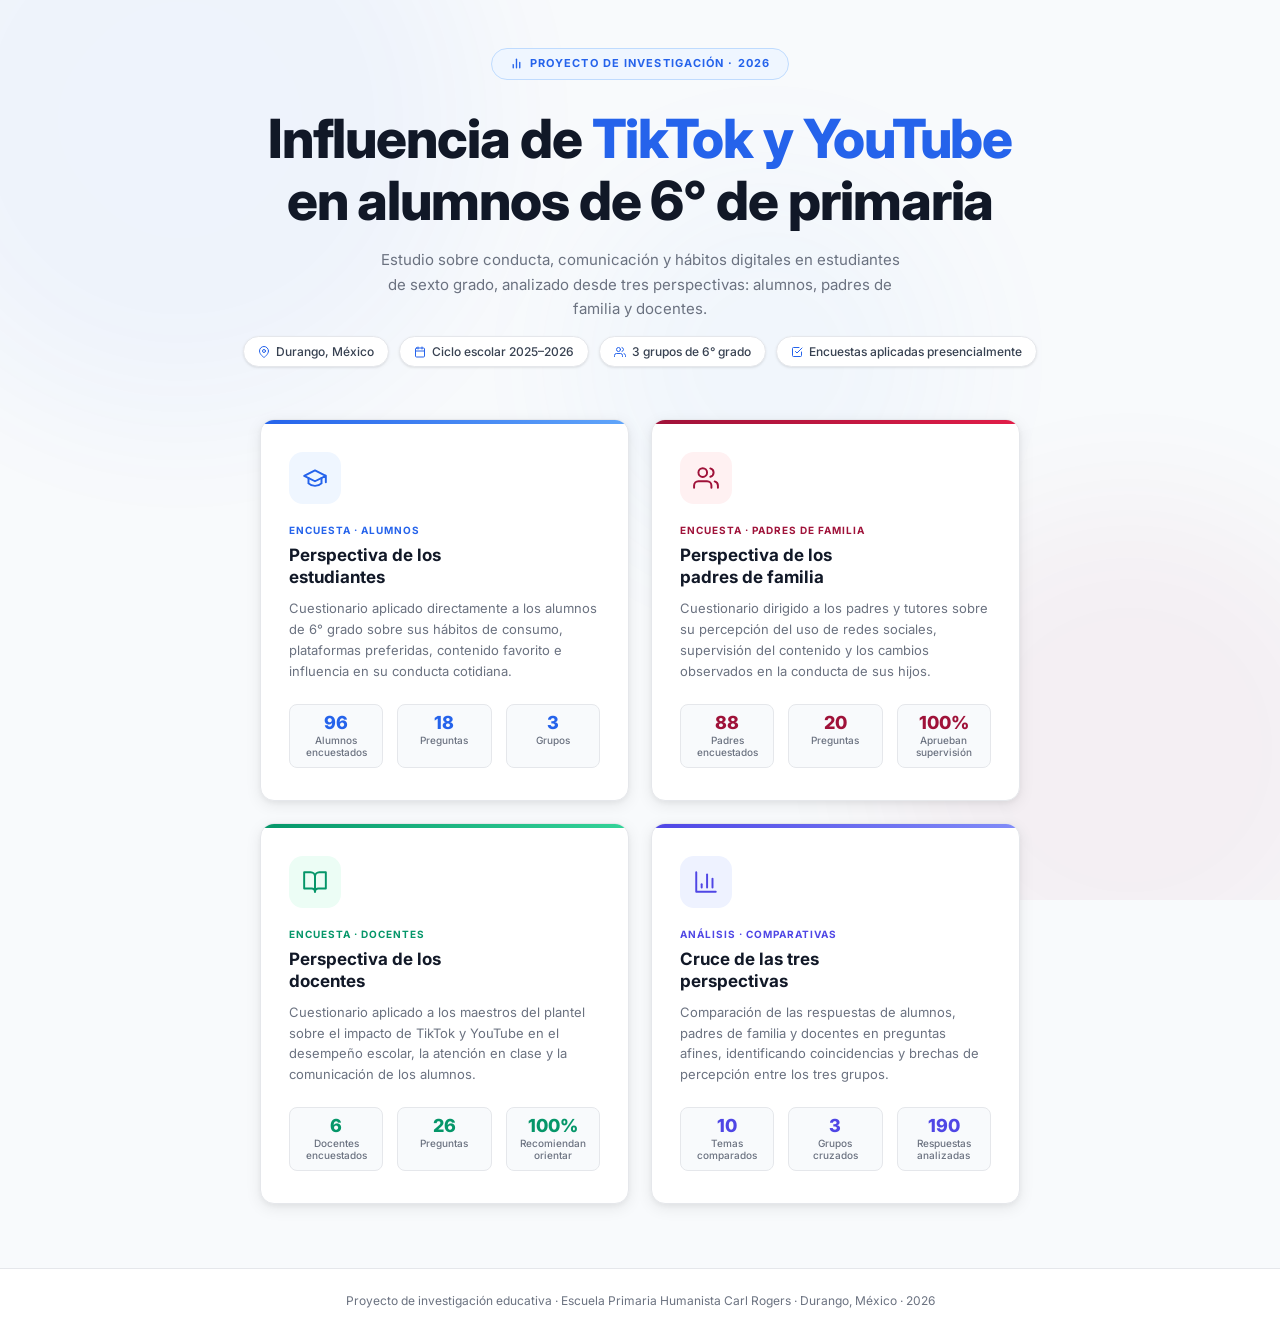
<file: index.html>
<!DOCTYPE html>
<html lang="es">

<head>
    <meta charset="UTF-8">
    <meta name="viewport" content="width=device-width, initial-scale=1.0">
    <title>Encuestas — TikTok y YouTube · 6° de Primaria</title>
    <link rel="preconnect" href="https://fonts.googleapis.com">
    <link href="https://fonts.googleapis.com/css2?family=Inter:wght@400;500;600;700;800&display=swap" rel="stylesheet">
    <link rel="stylesheet" href="stylesIndex.css">
</head>

<body>

    <div class="bg-decoration">
        <div class="bg-circle bg-c1"></div>
        <div class="bg-circle bg-c2"></div>
        <div class="bg-circle bg-c3"></div>
    </div>

    <main>

        <div class="inst-badge">
            <svg xmlns="http://www.w3.org/2000/svg" width="13" height="13" viewBox="0 0 24 24" fill="none"
                stroke="currentColor" stroke-width="2.5" stroke-linecap="round" stroke-linejoin="round">
                <line x1="18" y1="20" x2="18" y2="10" />
                <line x1="12" y1="20" x2="12" y2="4" />
                <line x1="6" y1="20" x2="6" y2="14" />
            </svg>
            Proyecto de Investigación · 2026
        </div>

        <h1 class="hero-title">
            Influencia de <span>TikTok y YouTube</span><br>
            en alumnos de 6° de primaria
        </h1>
        <p class="hero-sub">
            Estudio sobre conducta, comunicación y hábitos digitales en estudiantes de sexto grado,
            analizado desde tres perspectivas: alumnos, padres de familia y docentes.
        </p>

        <div class="meta-row">
            <div class="meta-chip">
                <svg xmlns="http://www.w3.org/2000/svg" width="12" height="12" viewBox="0 0 24 24" fill="none"
                    stroke="currentColor" stroke-width="2" stroke-linecap="round" stroke-linejoin="round">
                    <path d="M21 10c0 7-9 13-9 13s-9-6-9-13a9 9 0 0 1 18 0z" />
                    <circle cx="12" cy="10" r="3" />
                </svg>
                Durango, México
            </div>
            <div class="meta-chip">
                <svg xmlns="http://www.w3.org/2000/svg" width="12" height="12" viewBox="0 0 24 24" fill="none"
                    stroke="currentColor" stroke-width="2" stroke-linecap="round" stroke-linejoin="round">
                    <rect x="3" y="4" width="18" height="18" rx="2" ry="2" />
                    <line x1="16" y1="2" x2="16" y2="6" />
                    <line x1="8" y1="2" x2="8" y2="6" />
                    <line x1="3" y1="10" x2="21" y2="10" />
                </svg>
                Ciclo escolar 2025–2026
            </div>
            <div class="meta-chip">
                <svg xmlns="http://www.w3.org/2000/svg" width="12" height="12" viewBox="0 0 24 24" fill="none"
                    stroke="currentColor" stroke-width="2" stroke-linecap="round" stroke-linejoin="round">
                    <path d="M17 21v-2a4 4 0 0 0-4-4H5a4 4 0 0 0-4 4v2" />
                    <circle cx="9" cy="7" r="4" />
                    <path d="M23 21v-2a4 4 0 0 0-3-3.87" />
                    <path d="M16 3.13a4 4 0 0 1 0 7.75" />
                </svg>
                3 grupos de 6° grado
            </div>
            <div class="meta-chip">
                <svg xmlns="http://www.w3.org/2000/svg" width="12" height="12" viewBox="0 0 24 24" fill="none"
                    stroke="currentColor" stroke-width="2" stroke-linecap="round" stroke-linejoin="round">
                    <polyline points="9 11 12 14 22 4" />
                    <path d="M21 12v7a2 2 0 0 1-2 2H5a2 2 0 0 1-2-2V5a2 2 0 0 1 2-2h11" />
                </svg>
                Encuestas aplicadas presencialmente
            </div>
        </div>

        <div class="cards-grid">

            <!-- Card Alumnos -->
            <a href="encuestaSexto.html" class="survey-card card-alumnos">
                <div class="card-icon">
                    <!-- GraduationCap -->
                    <svg xmlns="http://www.w3.org/2000/svg" width="26" height="26" viewBox="0 0 24 24" fill="none"
                        stroke="currentColor" stroke-width="1.8" stroke-linecap="round" stroke-linejoin="round">
                        <path d="M22 10v6M2 10l10-5 10 5-10 5z" />
                        <path d="M6 12v5c3 3 9 3 12 0v-5" />
                    </svg>
                </div>
                <div class="card-type">Encuesta · Alumnos</div>
                <div class="card-title">Perspectiva de los<br>estudiantes</div>
                <p class="card-desc">
                    Cuestionario aplicado directamente a los alumnos de 6° grado sobre sus hábitos de consumo,
                    plataformas preferidas, contenido favorito e influencia en su conducta cotidiana.
                </p>
                <div class="card-stats">
                    <div class="cstat">
                        <div class="cstat-n">96</div>
                        <div class="cstat-l">Alumnos encuestados</div>
                    </div>
                    <div class="cstat">
                        <div class="cstat-n">18</div>
                        <div class="cstat-l">Preguntas</div>
                    </div>
                    <div class="cstat">
                        <div class="cstat-n">3</div>
                        <div class="cstat-l">Grupos</div>
                    </div>
                </div>
            </a>

            <!-- Card Padres -->
            <a href="encuestaPadres.html" class="survey-card card-padres">
                <div class="card-icon">
                    <!-- Users / familia -->
                    <svg xmlns="http://www.w3.org/2000/svg" width="26" height="26" viewBox="0 0 24 24" fill="none"
                        stroke="currentColor" stroke-width="1.8" stroke-linecap="round" stroke-linejoin="round">
                        <path d="M17 21v-2a4 4 0 0 0-4-4H5a4 4 0 0 0-4 4v2" />
                        <circle cx="9" cy="7" r="4" />
                        <path d="M23 21v-2a4 4 0 0 0-3-3.87" />
                        <path d="M16 3.13a4 4 0 0 1 0 7.75" />
                    </svg>
                </div>
                <div class="card-type">Encuesta · Padres de familia</div>
                <div class="card-title">Perspectiva de los<br>padres de familia</div>
                <p class="card-desc">
                    Cuestionario dirigido a los padres y tutores sobre su percepción del uso de redes sociales,
                    supervisión del contenido y los cambios observados en la conducta de sus hijos.
                </p>
                <div class="card-stats">
                    <div class="cstat">
                        <div class="cstat-n">88</div>
                        <div class="cstat-l">Padres encuestados</div>
                    </div>
                    <div class="cstat">
                        <div class="cstat-n">20</div>
                        <div class="cstat-l">Preguntas</div>
                    </div>
                    <div class="cstat">
                        <div class="cstat-n">100%</div>
                        <div class="cstat-l">Aprueban supervisión</div>
                    </div>
                </div>
            </a>

            <!-- Card Docentes -->
            <a href="encuestaDocentes.html" class="survey-card card-docentes">
                <div class="card-icon">
                    <!-- BookOpen / pizarrón docente -->
                    <svg xmlns="http://www.w3.org/2000/svg" width="26" height="26" viewBox="0 0 24 24" fill="none"
                        stroke="currentColor" stroke-width="1.8" stroke-linecap="round" stroke-linejoin="round">
                        <path d="M2 3h6a4 4 0 0 1 4 4v14a3 3 0 0 0-3-3H2z" />
                        <path d="M22 3h-6a4 4 0 0 0-4 4v14a3 3 0 0 1 3-3h7z" />
                    </svg>
                </div>
                <div class="card-type">Encuesta · Docentes</div>
                <div class="card-title">Perspectiva de los<br>docentes</div>
                <p class="card-desc">
                    Cuestionario aplicado a los maestros del plantel sobre el impacto de TikTok y YouTube
                    en el desempeño escolar, la atención en clase y la comunicación de los alumnos.
                </p>
                <div class="card-stats">
                    <div class="cstat">
                        <div class="cstat-n">6</div>
                        <div class="cstat-l">Docentes encuestados</div>
                    </div>
                    <div class="cstat">
                        <div class="cstat-n">26</div>
                        <div class="cstat-l">Preguntas</div>
                    </div>
                    <div class="cstat">
                        <div class="cstat-n">100%</div>
                        <div class="cstat-l">Recomiendan orientar</div>
                    </div>
                </div>
            </a>

            <!-- Card Comparativas -->
            <a href="comparativas.html" class="survey-card card-comparativas">
                <div class="card-icon">
                    <!-- BarChart comparativo -->
                    <svg xmlns="http://www.w3.org/2000/svg" width="26" height="26" viewBox="0 0 24 24" fill="none"
                        stroke="currentColor" stroke-width="1.8" stroke-linecap="round" stroke-linejoin="round">
                        <path d="M3 3v18h18" />
                        <path d="M18 17V9" />
                        <path d="M13 17V5" />
                        <path d="M8 17v-3" />
                    </svg>
                </div>
                <div class="card-type">Análisis · Comparativas</div>
                <div class="card-title">Cruce de las tres<br>perspectivas</div>
                <p class="card-desc">
                    Comparación de las respuestas de alumnos, padres de familia y docentes en preguntas afines,
                    identificando coincidencias y brechas de percepción entre los tres grupos.
                </p>
                <div class="card-stats">
                    <div class="cstat">
                        <div class="cstat-n">10</div>
                        <div class="cstat-l">Temas comparados</div>
                    </div>
                    <div class="cstat">
                        <div class="cstat-n">3</div>
                        <div class="cstat-l">Grupos cruzados</div>
                    </div>
                    <div class="cstat">
                        <div class="cstat-n">190</div>
                        <div class="cstat-l">Respuestas analizadas</div>
                    </div>
                </div>
            </a>

        </div>
    </main>

    <footer>
        Proyecto de investigación educativa · Escuela Primaria Humanista Carl Rogers · Durango, México · 2026
    </footer>

</body>

</html>
</file>
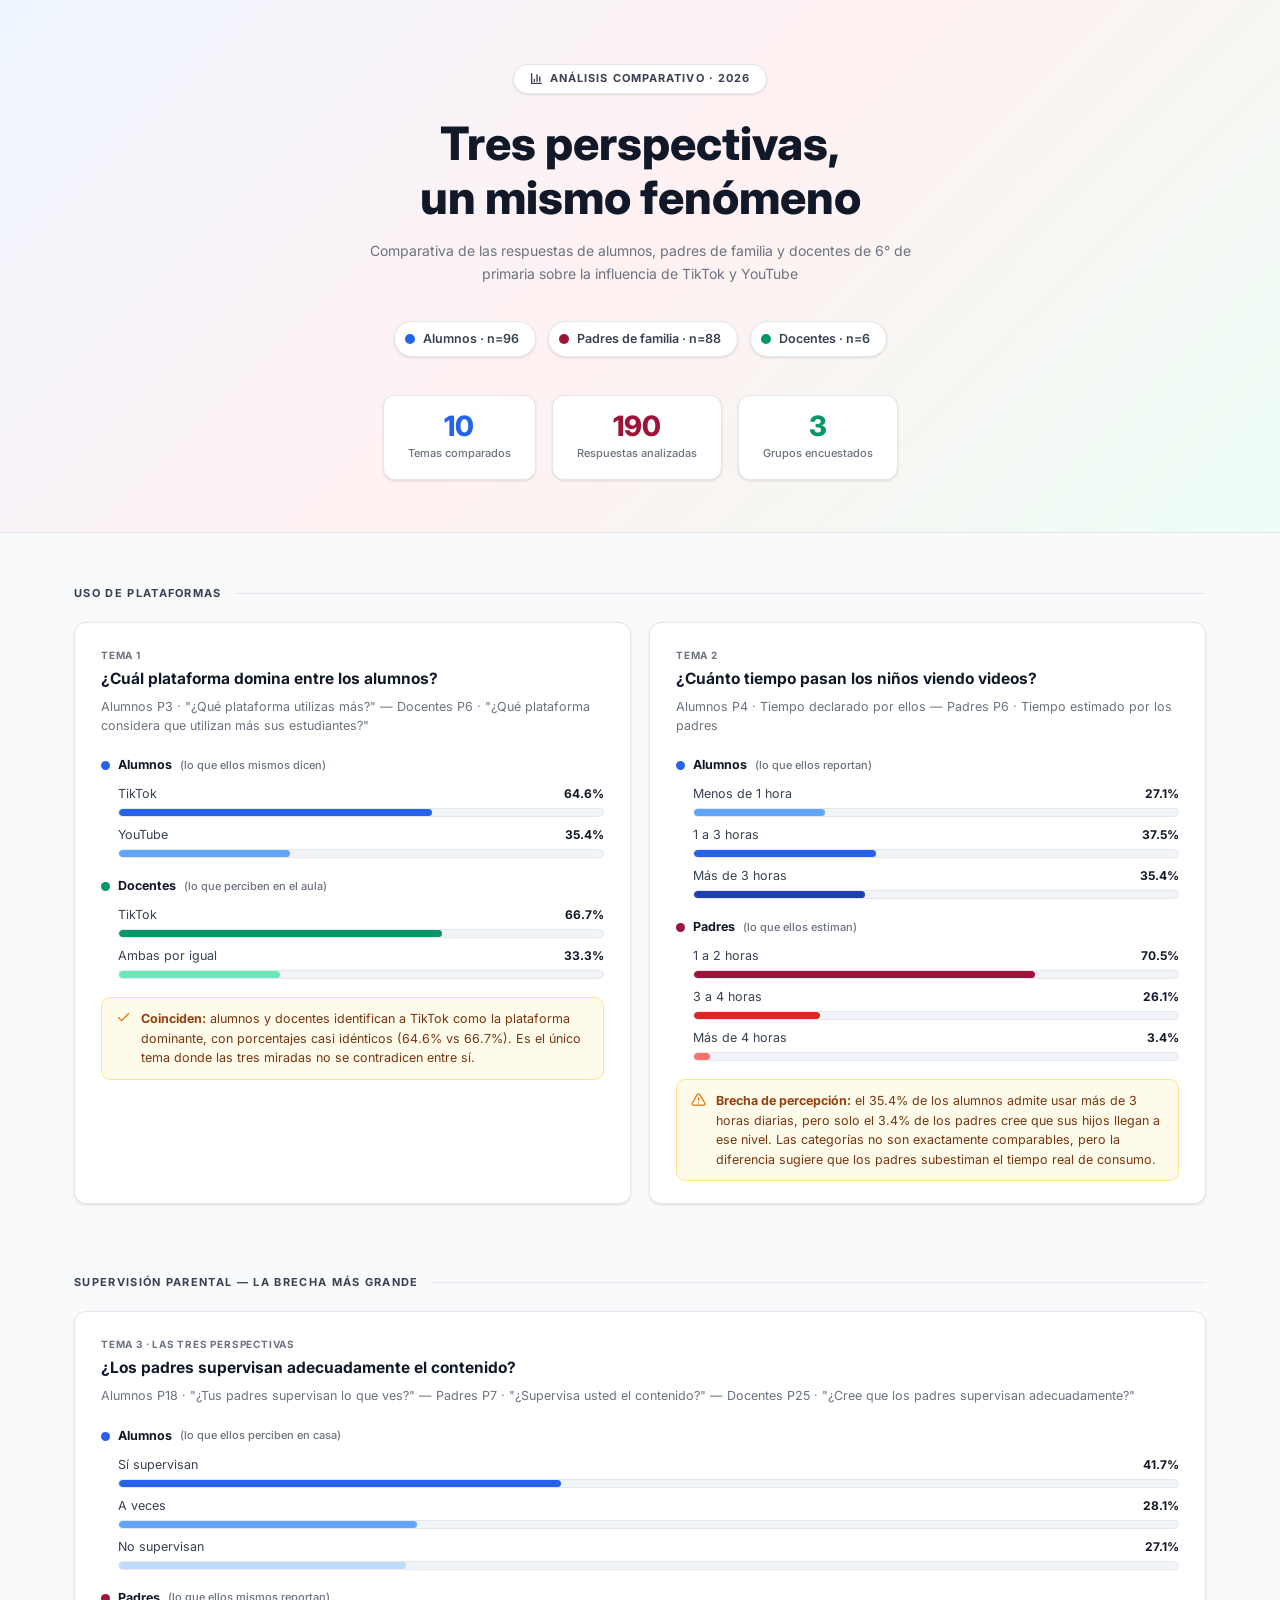
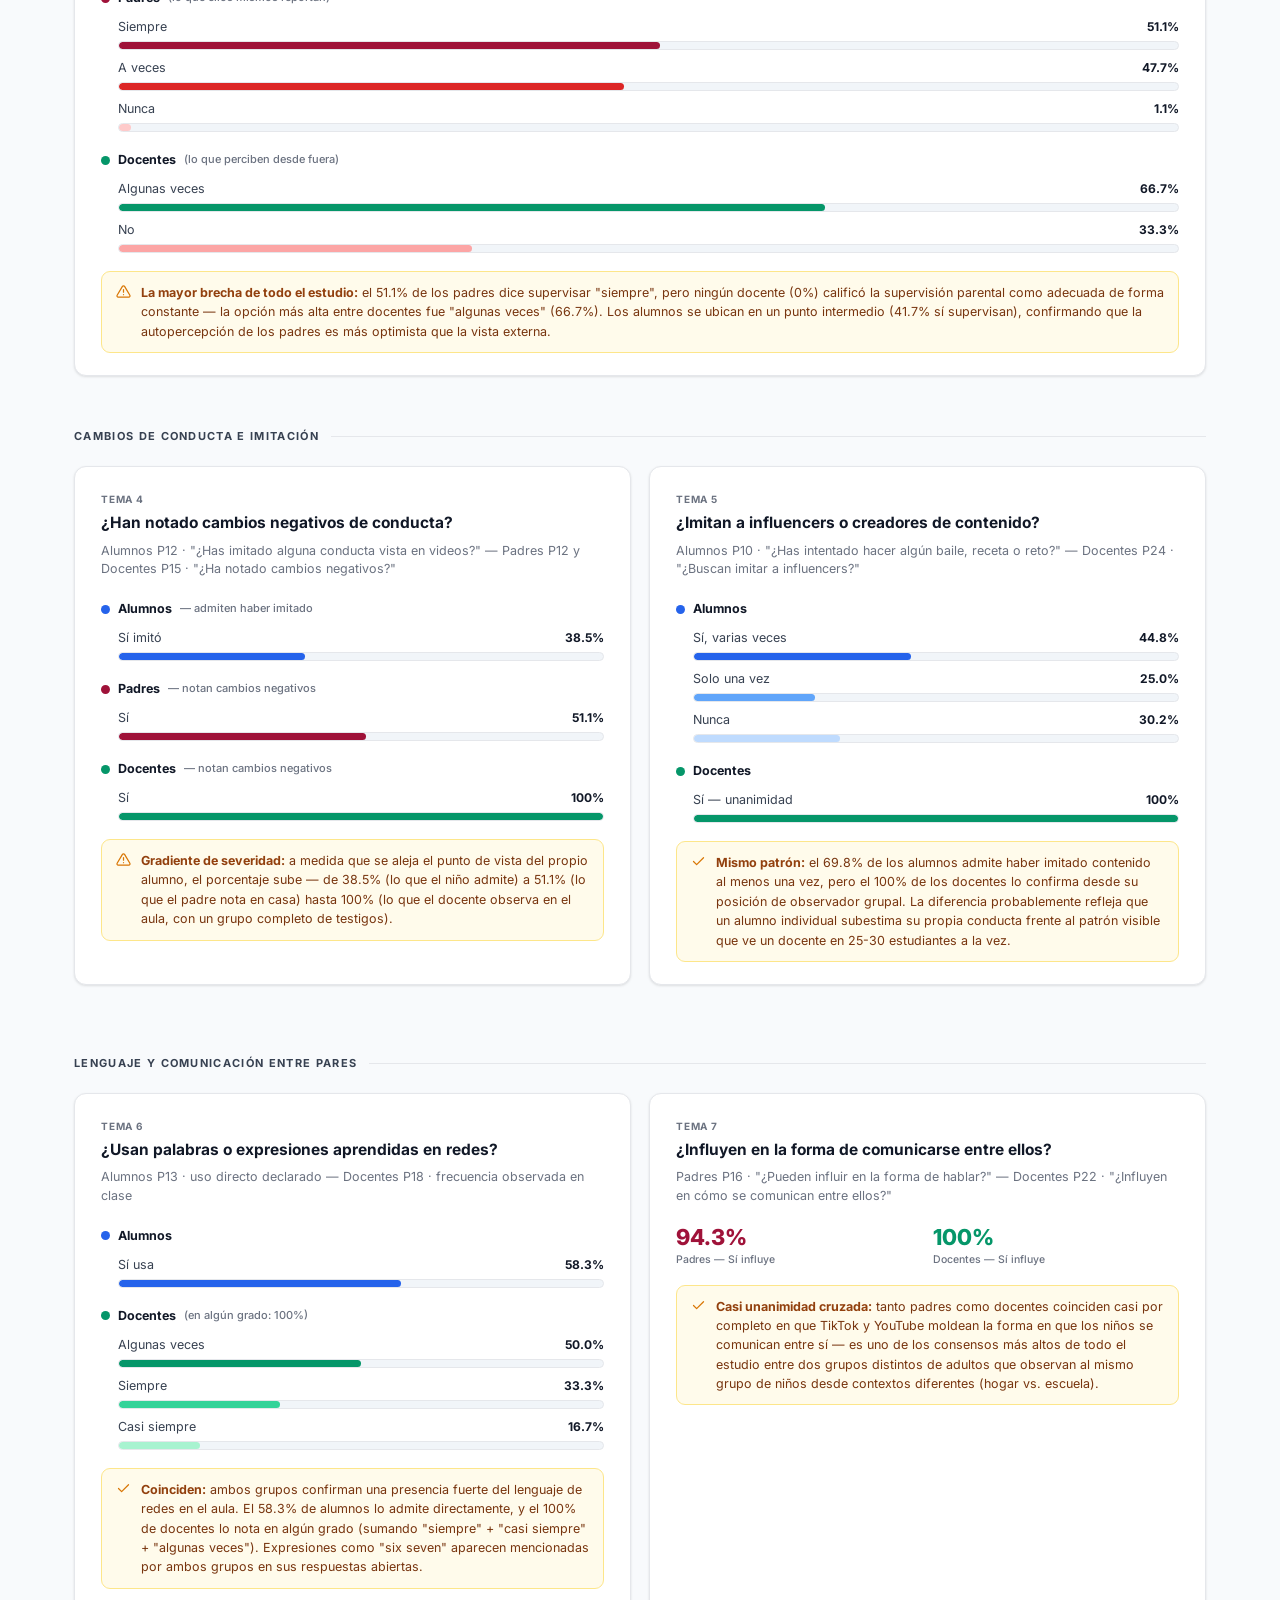
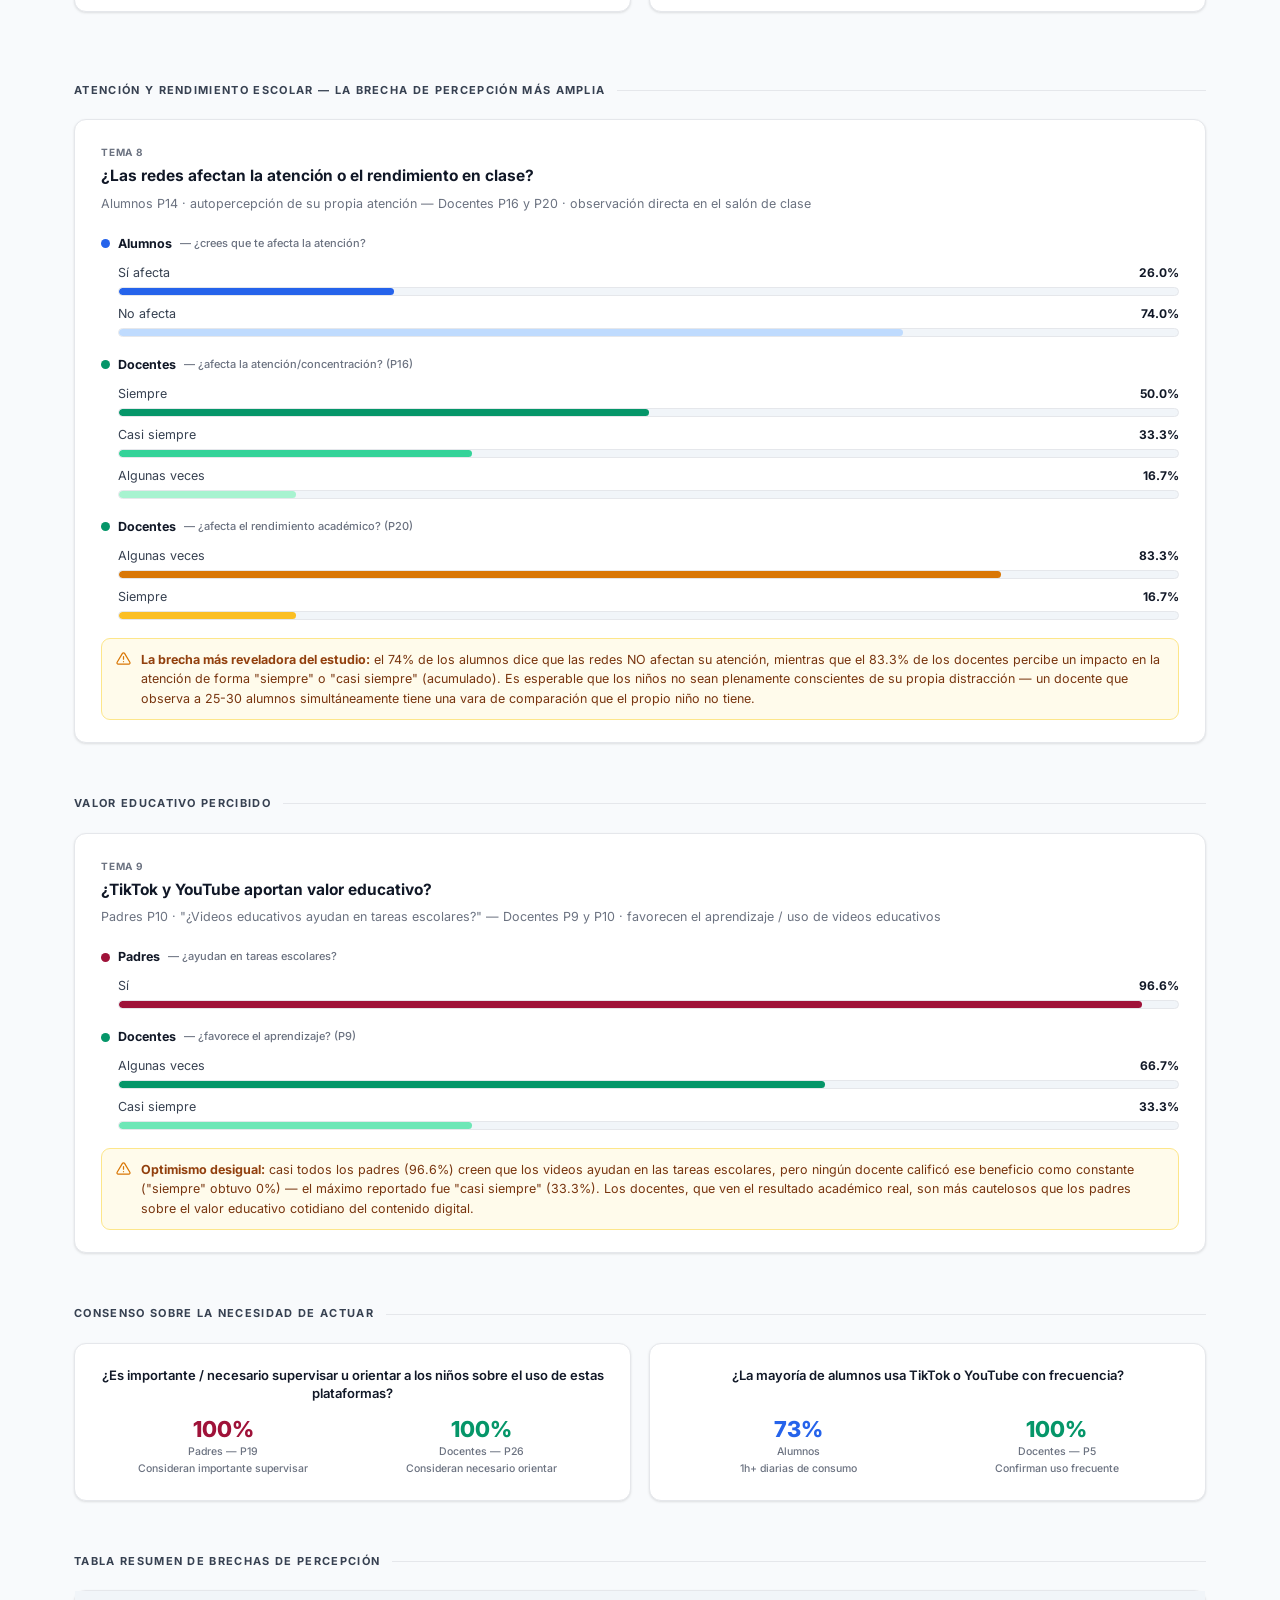
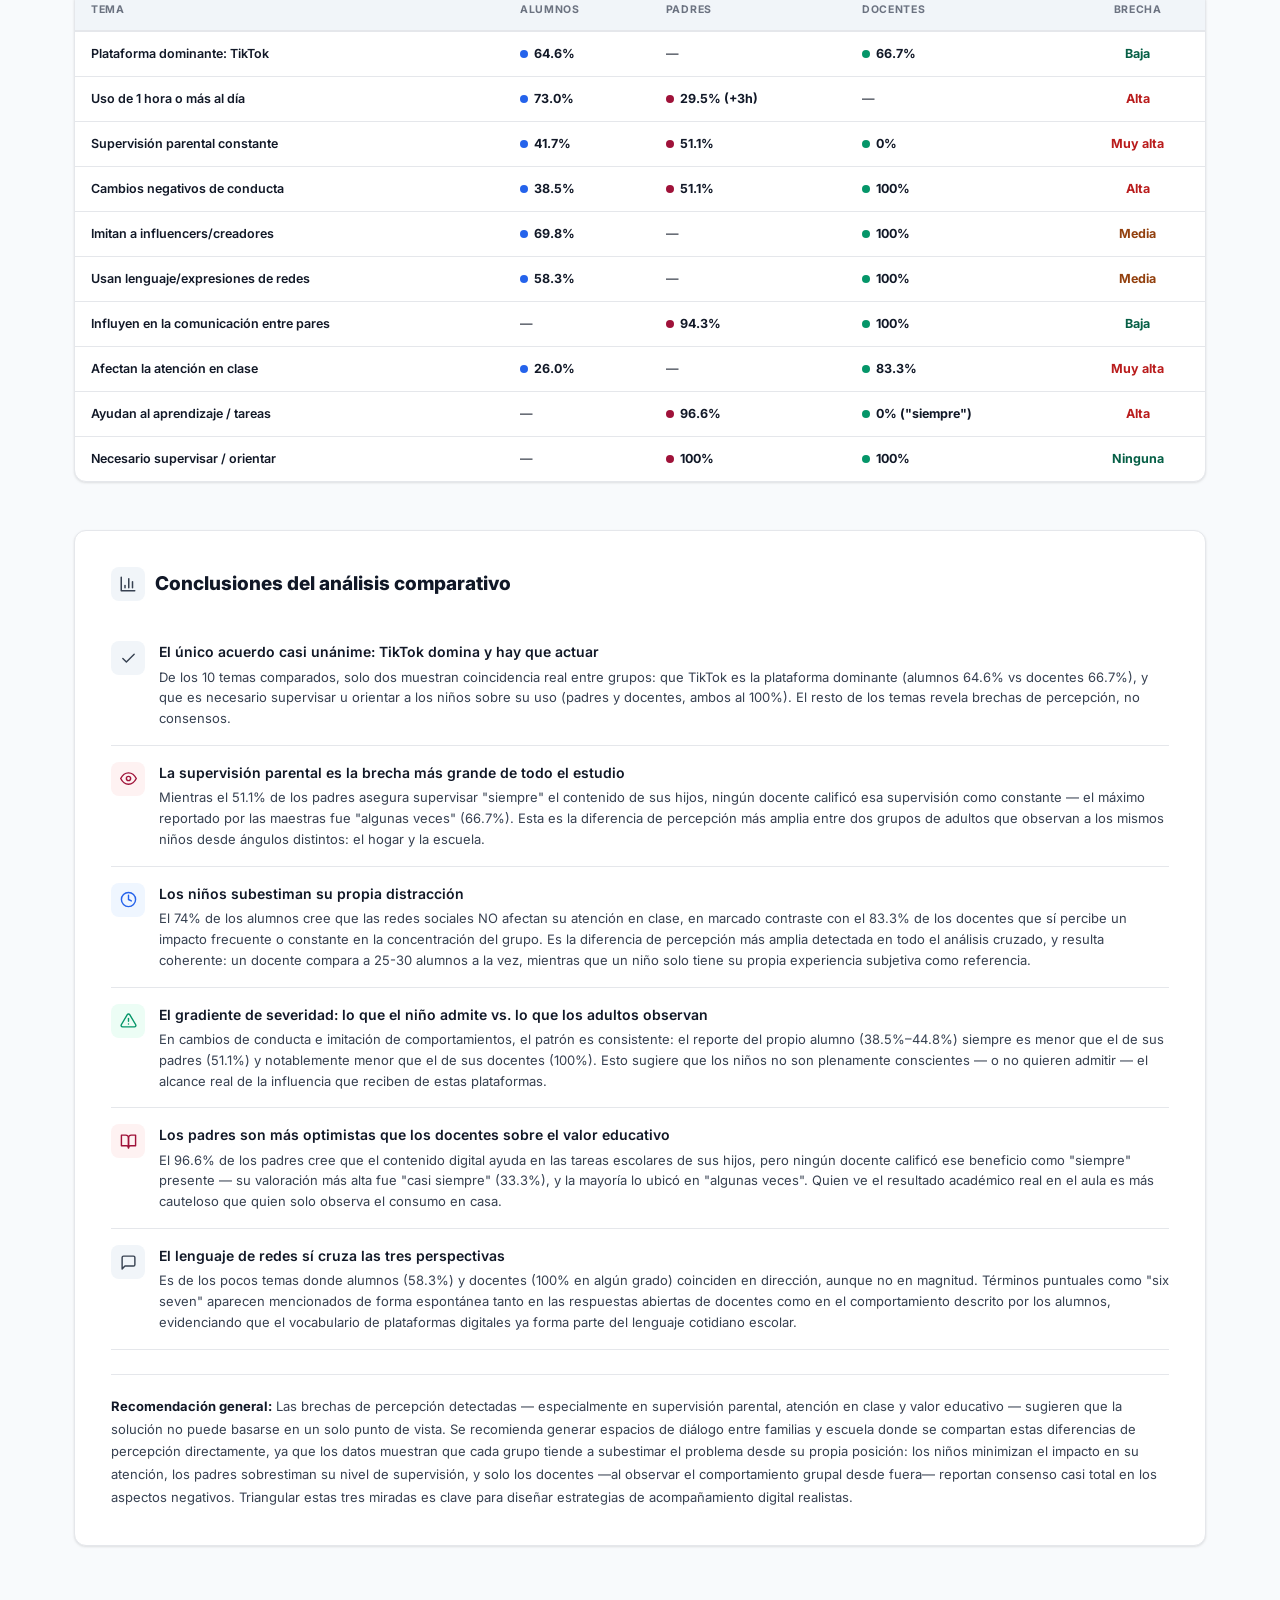
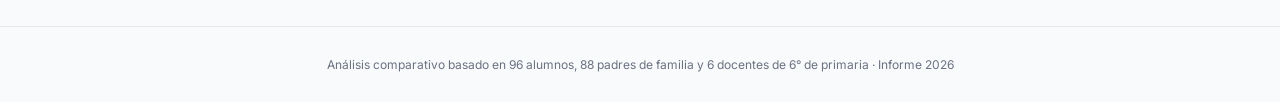
<file: comparativas.html>
<!DOCTYPE html>
<html lang="es">

<head>
    <meta charset="UTF-8">
    <meta name="viewport" content="width=device-width, initial-scale=1.0">
    <title>Comparativas — Alumnos, Padres y Docentes</title>
    <link rel="preconnect" href="https://fonts.googleapis.com">
    <link href="https://fonts.googleapis.com/css2?family=Inter:wght@400;500;600;700;800&display=swap" rel="stylesheet">
    <link rel="stylesheet" href="stylesComparativas.css">
</head>

<body>

    <!-- HERO -->
    <header class="hero">
        <div class="hero-badge">
            <svg xmlns="http://www.w3.org/2000/svg" width="13" height="13" viewBox="0 0 24 24" fill="none"
                stroke="currentColor" stroke-width="2.5" stroke-linecap="round" stroke-linejoin="round">
                <path d="M3 3v18h18" />
                <path d="M18 17V9" />
                <path d="M13 17V5" />
                <path d="M8 17v-3" />
            </svg>
            Análisis Comparativo · 2026
        </div>
        <h1>Tres perspectivas, <br>un mismo fenómeno</h1>
        <p class="hero-sub">Comparativa de las respuestas de alumnos, padres de familia y docentes de 6° de primaria
            sobre la influencia de TikTok y YouTube</p>

        <div class="group-legend">
            <div class="group-chip"><span class="group-dot group-dot-alumnos"></span>Alumnos · n=96</div>
            <div class="group-chip"><span class="group-dot group-dot-padres"></span>Padres de familia · n=88</div>
            <div class="group-chip"><span class="group-dot group-dot-docentes"></span>Docentes · n=6</div>
        </div>

        <div class="hero-kpis">
            <div class="hkpi">
                <div class="hkpi-num c-alumnos">10</div>
                <div class="hkpi-lbl">Temas comparados</div>
            </div>
            <div class="hkpi">
                <div class="hkpi-num c-padres">190</div>
                <div class="hkpi-lbl">Respuestas analizadas</div>
            </div>
            <div class="hkpi">
                <div class="hkpi-num c-docentes">3</div>
                <div class="hkpi-lbl">Grupos encuestados</div>
            </div>
        </div>
    </header>

    <main class="page">

        <!-- 1. PLATAFORMA PREFERIDA -->
        <div class="section-label">Uso de plataformas</div>
        <div class="grid-2">

            <div class="compare-card">
                <div class="compare-tag">Tema 1</div>
                <div class="compare-title">¿Cuál plataforma domina entre los alumnos?</div>
                <div class="compare-sub">Alumnos P3 · "¿Qué plataforma utilizas más?" — Docentes P6 · "¿Qué plataforma
                    considera que utilizan más sus estudiantes?"</div>

                <div class="cgroup">
                    <div class="cgroup-head"><span class="cgroup-dot group-dot-alumnos"></span><span
                            class="cgroup-name">Alumnos</span><span class="cgroup-n">(lo que ellos mismos dicen)</span>
                    </div>
                    <div class="cbar-list">
                        <div class="cbar-row">
                            <div class="cbar-top"><span class="cbar-lbl">TikTok</span><span
                                    class="cbar-val">64.6%</span></div>
                            <div class="cbar-track">
                                <div class="cbar-fill" style="width:64.6%;background:#2563EB"></div>
                            </div>
                        </div>
                        <div class="cbar-row">
                            <div class="cbar-top"><span class="cbar-lbl">YouTube</span><span
                                    class="cbar-val">35.4%</span></div>
                            <div class="cbar-track">
                                <div class="cbar-fill" style="width:35.4%;background:#60A5FA"></div>
                            </div>
                        </div>
                    </div>
                </div>

                <div class="cgroup">
                    <div class="cgroup-head"><span class="cgroup-dot group-dot-docentes"></span><span
                            class="cgroup-name">Docentes</span><span class="cgroup-n">(lo que perciben en el
                            aula)</span></div>
                    <div class="cbar-list">
                        <div class="cbar-row">
                            <div class="cbar-top"><span class="cbar-lbl">TikTok</span><span
                                    class="cbar-val">66.7%</span></div>
                            <div class="cbar-track">
                                <div class="cbar-fill" style="width:66.7%;background:#059669"></div>
                            </div>
                        </div>
                        <div class="cbar-row">
                            <div class="cbar-top"><span class="cbar-lbl">Ambas por igual</span><span
                                    class="cbar-val">33.3%</span></div>
                            <div class="cbar-track">
                                <div class="cbar-fill" style="width:33.3%;background:#6EE7B7"></div>
                            </div>
                        </div>
                    </div>
                </div>

                <div class="gap-banner">
                    <svg xmlns="http://www.w3.org/2000/svg" width="15" height="15" viewBox="0 0 24 24" fill="none"
                        stroke="currentColor" stroke-width="2" stroke-linecap="round" stroke-linejoin="round">
                        <polyline points="20 6 9 17 4 12" />
                    </svg>
                    <span><strong>Coinciden:</strong> alumnos y docentes identifican a TikTok como la plataforma
                        dominante, con porcentajes casi idénticos (64.6% vs 66.7%). Es el único tema donde las tres
                        miradas no se contradicen entre sí.</span>
                </div>
            </div>

            <div class="compare-card">
                <div class="compare-tag">Tema 2</div>
                <div class="compare-title">¿Cuánto tiempo pasan los niños viendo videos?</div>
                <div class="compare-sub">Alumnos P4 · Tiempo declarado por ellos — Padres P6 · Tiempo estimado por los
                    padres</div>

                <div class="cgroup">
                    <div class="cgroup-head"><span class="cgroup-dot group-dot-alumnos"></span><span
                            class="cgroup-name">Alumnos</span><span class="cgroup-n">(lo que ellos reportan)</span>
                    </div>
                    <div class="cbar-list">
                        <div class="cbar-row">
                            <div class="cbar-top"><span class="cbar-lbl">Menos de 1 hora</span><span
                                    class="cbar-val">27.1%</span></div>
                            <div class="cbar-track">
                                <div class="cbar-fill" style="width:27.1%;background:#60A5FA"></div>
                            </div>
                        </div>
                        <div class="cbar-row">
                            <div class="cbar-top"><span class="cbar-lbl">1 a 3 horas</span><span
                                    class="cbar-val">37.5%</span></div>
                            <div class="cbar-track">
                                <div class="cbar-fill" style="width:37.5%;background:#2563EB"></div>
                            </div>
                        </div>
                        <div class="cbar-row">
                            <div class="cbar-top"><span class="cbar-lbl">Más de 3 horas</span><span
                                    class="cbar-val">35.4%</span></div>
                            <div class="cbar-track">
                                <div class="cbar-fill" style="width:35.4%;background:#1E40AF"></div>
                            </div>
                        </div>
                    </div>
                </div>

                <div class="cgroup">
                    <div class="cgroup-head"><span class="cgroup-dot group-dot-padres"></span><span
                            class="cgroup-name">Padres</span><span class="cgroup-n">(lo que ellos estiman)</span></div>
                    <div class="cbar-list">
                        <div class="cbar-row">
                            <div class="cbar-top"><span class="cbar-lbl">1 a 2 horas</span><span
                                    class="cbar-val">70.5%</span></div>
                            <div class="cbar-track">
                                <div class="cbar-fill" style="width:70.5%;background:#9F1239"></div>
                            </div>
                        </div>
                        <div class="cbar-row">
                            <div class="cbar-top"><span class="cbar-lbl">3 a 4 horas</span><span
                                    class="cbar-val">26.1%</span></div>
                            <div class="cbar-track">
                                <div class="cbar-fill" style="width:26.1%;background:#DC2626"></div>
                            </div>
                        </div>
                        <div class="cbar-row">
                            <div class="cbar-top"><span class="cbar-lbl">Más de 4 horas</span><span
                                    class="cbar-val">3.4%</span></div>
                            <div class="cbar-track">
                                <div class="cbar-fill" style="width:3.4%;background:#F87171"></div>
                            </div>
                        </div>
                    </div>
                </div>

                <div class="gap-banner">
                    <svg xmlns="http://www.w3.org/2000/svg" width="15" height="15" viewBox="0 0 24 24" fill="none"
                        stroke="currentColor" stroke-width="2" stroke-linecap="round" stroke-linejoin="round">
                        <path
                            d="M10.29 3.86L1.82 18a2 2 0 0 0 1.71 3h16.94a2 2 0 0 0 1.71-3L13.71 3.86a2 2 0 0 0-3.42 0z" />
                        <line x1="12" y1="9" x2="12" y2="13" />
                        <line x1="12" y1="17" x2="12.01" y2="17" />
                    </svg>
                    <span><strong>Brecha de percepción:</strong> el 35.4% de los alumnos admite usar más de 3 horas
                        diarias, pero solo el 3.4% de los padres cree que sus hijos llegan a ese nivel. Las categorías
                        no son exactamente comparables, pero la diferencia sugiere que los padres subestiman el tiempo
                        real de consumo.</span>
                </div>
            </div>
        </div>

        <!-- 2. SUPERVISIÓN PARENTAL -->
        <div class="section-label">Supervisión parental — la brecha más grande</div>
        <div class="compare-card col-full">
            <div class="compare-tag">Tema 3 · Las tres perspectivas</div>
            <div class="compare-title">¿Los padres supervisan adecuadamente el contenido?</div>
            <div class="compare-sub">Alumnos P18 · "¿Tus padres supervisan lo que ves?" — Padres P7 · "¿Supervisa usted
                el contenido?" — Docentes P25 · "¿Cree que los padres supervisan adecuadamente?"</div>

            <div class="cgroup">
                <div class="cgroup-head"><span class="cgroup-dot group-dot-alumnos"></span><span
                        class="cgroup-name">Alumnos</span><span class="cgroup-n">(lo que ellos perciben en casa)</span>
                </div>
                <div class="cbar-list">
                    <div class="cbar-row">
                        <div class="cbar-top"><span class="cbar-lbl">Sí supervisan</span><span
                                class="cbar-val">41.7%</span></div>
                        <div class="cbar-track">
                            <div class="cbar-fill" style="width:41.7%;background:#2563EB"></div>
                        </div>
                    </div>
                    <div class="cbar-row">
                        <div class="cbar-top"><span class="cbar-lbl">A veces</span><span class="cbar-val">28.1%</span>
                        </div>
                        <div class="cbar-track">
                            <div class="cbar-fill" style="width:28.1%;background:#60A5FA"></div>
                        </div>
                    </div>
                    <div class="cbar-row">
                        <div class="cbar-top"><span class="cbar-lbl">No supervisan</span><span
                                class="cbar-val">27.1%</span></div>
                        <div class="cbar-track">
                            <div class="cbar-fill" style="width:27.1%;background:#BFDBFE"></div>
                        </div>
                    </div>
                </div>
            </div>

            <div class="cgroup">
                <div class="cgroup-head"><span class="cgroup-dot group-dot-padres"></span><span
                        class="cgroup-name">Padres</span><span class="cgroup-n">(lo que ellos mismos reportan)</span>
                </div>
                <div class="cbar-list">
                    <div class="cbar-row">
                        <div class="cbar-top"><span class="cbar-lbl">Siempre</span><span class="cbar-val">51.1%</span>
                        </div>
                        <div class="cbar-track">
                            <div class="cbar-fill" style="width:51.1%;background:#9F1239"></div>
                        </div>
                    </div>
                    <div class="cbar-row">
                        <div class="cbar-top"><span class="cbar-lbl">A veces</span><span class="cbar-val">47.7%</span>
                        </div>
                        <div class="cbar-track">
                            <div class="cbar-fill" style="width:47.7%;background:#DC2626"></div>
                        </div>
                    </div>
                    <div class="cbar-row">
                        <div class="cbar-top"><span class="cbar-lbl">Nunca</span><span class="cbar-val">1.1%</span>
                        </div>
                        <div class="cbar-track">
                            <div class="cbar-fill" style="width:1.1%;background:#FECACA"></div>
                        </div>
                    </div>
                </div>
            </div>

            <div class="cgroup">
                <div class="cgroup-head"><span class="cgroup-dot group-dot-docentes"></span><span
                        class="cgroup-name">Docentes</span><span class="cgroup-n">(lo que perciben desde fuera)</span>
                </div>
                <div class="cbar-list">
                    <div class="cbar-row">
                        <div class="cbar-top"><span class="cbar-lbl">Algunas veces</span><span
                                class="cbar-val">66.7%</span></div>
                        <div class="cbar-track">
                            <div class="cbar-fill" style="width:66.7%;background:#059669"></div>
                        </div>
                    </div>
                    <div class="cbar-row">
                        <div class="cbar-top"><span class="cbar-lbl">No</span><span class="cbar-val">33.3%</span></div>
                        <div class="cbar-track">
                            <div class="cbar-fill" style="width:33.3%;background:#FCA5A5"></div>
                        </div>
                    </div>
                </div>
            </div>

            <div class="gap-banner">
                <svg xmlns="http://www.w3.org/2000/svg" width="15" height="15" viewBox="0 0 24 24" fill="none"
                    stroke="currentColor" stroke-width="2" stroke-linecap="round" stroke-linejoin="round">
                    <path
                        d="M10.29 3.86L1.82 18a2 2 0 0 0 1.71 3h16.94a2 2 0 0 0 1.71-3L13.71 3.86a2 2 0 0 0-3.42 0z" />
                    <line x1="12" y1="9" x2="12" y2="13" />
                    <line x1="12" y1="17" x2="12.01" y2="17" />
                </svg>
                <span><strong>La mayor brecha de todo el estudio:</strong> el 51.1% de los padres dice supervisar
                    "siempre", pero ningún docente (0%) calificó la supervisión parental como adecuada de forma
                    constante — la opción más alta entre docentes fue "algunas veces" (66.7%). Los alumnos se ubican en
                    un punto intermedio (41.7% sí supervisan), confirmando que la autopercepción de los padres es más
                    optimista que la vista externa.</span>
            </div>
        </div>

        <!-- 3. CAMBIOS DE CONDUCTA -->
        <div class="section-label">Cambios de conducta e imitación</div>
        <div class="grid-2">

            <div class="compare-card">
                <div class="compare-tag">Tema 4</div>
                <div class="compare-title">¿Han notado cambios negativos de conducta?</div>
                <div class="compare-sub">Alumnos P12 · "¿Has imitado alguna conducta vista en videos?" — Padres P12 y
                    Docentes P15 · "¿Ha notado cambios negativos?"</div>

                <div class="cgroup">
                    <div class="cgroup-head"><span class="cgroup-dot group-dot-alumnos"></span><span
                            class="cgroup-name">Alumnos</span><span class="cgroup-n">— admiten haber imitado</span>
                    </div>
                    <div class="cbar-list">
                        <div class="cbar-row">
                            <div class="cbar-top"><span class="cbar-lbl">Sí imitó</span><span
                                    class="cbar-val">38.5%</span></div>
                            <div class="cbar-track">
                                <div class="cbar-fill" style="width:38.5%;background:#2563EB"></div>
                            </div>
                        </div>
                    </div>
                </div>

                <div class="cgroup">
                    <div class="cgroup-head"><span class="cgroup-dot group-dot-padres"></span><span
                            class="cgroup-name">Padres</span><span class="cgroup-n">— notan cambios negativos</span>
                    </div>
                    <div class="cbar-list">
                        <div class="cbar-row">
                            <div class="cbar-top"><span class="cbar-lbl">Sí</span><span class="cbar-val">51.1%</span>
                            </div>
                            <div class="cbar-track">
                                <div class="cbar-fill" style="width:51.1%;background:#9F1239"></div>
                            </div>
                        </div>
                    </div>
                </div>

                <div class="cgroup">
                    <div class="cgroup-head"><span class="cgroup-dot group-dot-docentes"></span><span
                            class="cgroup-name">Docentes</span><span class="cgroup-n">— notan cambios negativos</span>
                    </div>
                    <div class="cbar-list">
                        <div class="cbar-row">
                            <div class="cbar-top"><span class="cbar-lbl">Sí</span><span class="cbar-val">100%</span>
                            </div>
                            <div class="cbar-track">
                                <div class="cbar-fill" style="width:100%;background:#059669"></div>
                            </div>
                        </div>
                    </div>
                </div>

                <div class="gap-banner">
                    <svg xmlns="http://www.w3.org/2000/svg" width="15" height="15" viewBox="0 0 24 24" fill="none"
                        stroke="currentColor" stroke-width="2" stroke-linecap="round" stroke-linejoin="round">
                        <path
                            d="M10.29 3.86L1.82 18a2 2 0 0 0 1.71 3h16.94a2 2 0 0 0 1.71-3L13.71 3.86a2 2 0 0 0-3.42 0z" />
                        <line x1="12" y1="9" x2="12" y2="13" />
                        <line x1="12" y1="17" x2="12.01" y2="17" />
                    </svg>
                    <span><strong>Gradiente de severidad:</strong> a medida que se aleja el punto de vista del propio
                        alumno, el porcentaje sube — de 38.5% (lo que el niño admite) a 51.1% (lo que el padre nota en
                        casa) hasta 100% (lo que el docente observa en el aula, con un grupo completo de
                        testigos).</span>
                </div>
            </div>

            <div class="compare-card">
                <div class="compare-tag">Tema 5</div>
                <div class="compare-title">¿Imitan a influencers o creadores de contenido?</div>
                <div class="compare-sub">Alumnos P10 · "¿Has intentado hacer algún baile, receta o reto?" — Docentes P24
                    · "¿Buscan imitar a influencers?"</div>

                <div class="cgroup">
                    <div class="cgroup-head"><span class="cgroup-dot group-dot-alumnos"></span><span
                            class="cgroup-name">Alumnos</span></div>
                    <div class="cbar-list">
                        <div class="cbar-row">
                            <div class="cbar-top"><span class="cbar-lbl">Sí, varias veces</span><span
                                    class="cbar-val">44.8%</span></div>
                            <div class="cbar-track">
                                <div class="cbar-fill" style="width:44.8%;background:#2563EB"></div>
                            </div>
                        </div>
                        <div class="cbar-row">
                            <div class="cbar-top"><span class="cbar-lbl">Solo una vez</span><span
                                    class="cbar-val">25.0%</span></div>
                            <div class="cbar-track">
                                <div class="cbar-fill" style="width:25%;background:#60A5FA"></div>
                            </div>
                        </div>
                        <div class="cbar-row">
                            <div class="cbar-top"><span class="cbar-lbl">Nunca</span><span class="cbar-val">30.2%</span>
                            </div>
                            <div class="cbar-track">
                                <div class="cbar-fill" style="width:30.2%;background:#BFDBFE"></div>
                            </div>
                        </div>
                    </div>
                </div>

                <div class="cgroup">
                    <div class="cgroup-head"><span class="cgroup-dot group-dot-docentes"></span><span
                            class="cgroup-name">Docentes</span></div>
                    <div class="cbar-list">
                        <div class="cbar-row">
                            <div class="cbar-top"><span class="cbar-lbl">Sí — unanimidad</span><span
                                    class="cbar-val">100%</span></div>
                            <div class="cbar-track">
                                <div class="cbar-fill" style="width:100%;background:#059669"></div>
                            </div>
                        </div>
                    </div>
                </div>

                <div class="gap-banner">
                    <svg xmlns="http://www.w3.org/2000/svg" width="15" height="15" viewBox="0 0 24 24" fill="none"
                        stroke="currentColor" stroke-width="2" stroke-linecap="round" stroke-linejoin="round">
                        <polyline points="20 6 9 17 4 12" />
                    </svg>
                    <span><strong>Mismo patrón:</strong> el 69.8% de los alumnos admite haber imitado contenido al menos
                        una vez, pero el 100% de los docentes lo confirma desde su posición de observador grupal. La
                        diferencia probablemente refleja que un alumno individual subestima su propia conducta frente al
                        patrón visible que ve un docente en 25-30 estudiantes a la vez.</span>
                </div>
            </div>
        </div>

        <!-- 4. LENGUAJE Y COMUNICACIÓN -->
        <div class="section-label">Lenguaje y comunicación entre pares</div>
        <div class="grid-2">

            <div class="compare-card">
                <div class="compare-tag">Tema 6</div>
                <div class="compare-title">¿Usan palabras o expresiones aprendidas en redes?</div>
                <div class="compare-sub">Alumnos P13 · uso directo declarado — Docentes P18 · frecuencia observada en
                    clase</div>

                <div class="cgroup">
                    <div class="cgroup-head"><span class="cgroup-dot group-dot-alumnos"></span><span
                            class="cgroup-name">Alumnos</span></div>
                    <div class="cbar-list">
                        <div class="cbar-row">
                            <div class="cbar-top"><span class="cbar-lbl">Sí usa</span><span
                                    class="cbar-val">58.3%</span></div>
                            <div class="cbar-track">
                                <div class="cbar-fill" style="width:58.3%;background:#2563EB"></div>
                            </div>
                        </div>
                    </div>
                </div>

                <div class="cgroup">
                    <div class="cgroup-head"><span class="cgroup-dot group-dot-docentes"></span><span
                            class="cgroup-name">Docentes</span><span class="cgroup-n">(en algún grado: 100%)</span>
                    </div>
                    <div class="cbar-list">
                        <div class="cbar-row">
                            <div class="cbar-top"><span class="cbar-lbl">Algunas veces</span><span
                                    class="cbar-val">50.0%</span></div>
                            <div class="cbar-track">
                                <div class="cbar-fill" style="width:50%;background:#059669"></div>
                            </div>
                        </div>
                        <div class="cbar-row">
                            <div class="cbar-top"><span class="cbar-lbl">Siempre</span><span
                                    class="cbar-val">33.3%</span></div>
                            <div class="cbar-track">
                                <div class="cbar-fill" style="width:33.3%;background:#34D399"></div>
                            </div>
                        </div>
                        <div class="cbar-row">
                            <div class="cbar-top"><span class="cbar-lbl">Casi siempre</span><span
                                    class="cbar-val">16.7%</span></div>
                            <div class="cbar-track">
                                <div class="cbar-fill" style="width:16.7%;background:#A7F3D0"></div>
                            </div>
                        </div>
                    </div>
                </div>

                <div class="gap-banner">
                    <svg xmlns="http://www.w3.org/2000/svg" width="15" height="15" viewBox="0 0 24 24" fill="none"
                        stroke="currentColor" stroke-width="2" stroke-linecap="round" stroke-linejoin="round">
                        <polyline points="20 6 9 17 4 12" />
                    </svg>
                    <span><strong>Coinciden:</strong> ambos grupos confirman una presencia fuerte del lenguaje de redes
                        en el aula. El 58.3% de alumnos lo admite directamente, y el 100% de docentes lo nota en algún
                        grado (sumando "siempre" + "casi siempre" + "algunas veces"). Expresiones como "six seven"
                        aparecen mencionadas por ambos grupos en sus respuestas abiertas.</span>
                </div>
            </div>

            <div class="compare-card">
                <div class="compare-tag">Tema 7</div>
                <div class="compare-title">¿Influyen en la forma de comunicarse entre ellos?</div>
                <div class="compare-sub">Padres P16 · "¿Pueden influir en la forma de hablar?" — Docentes P22 ·
                    "¿Influyen en cómo se comunican entre ellos?"</div>

                <div class="trio-row">
                    <div class="trio-item c-padres">
                        <div class="trio-pct">94.3%</div>
                        <div class="trio-lbl">Padres — Sí influye</div>
                    </div>
                    <div class="trio-item c-docentes">
                        <div class="trio-pct">100%</div>
                        <div class="trio-lbl">Docentes — Sí influye</div>
                    </div>
                </div>

                <div class="gap-banner">
                    <svg xmlns="http://www.w3.org/2000/svg" width="15" height="15" viewBox="0 0 24 24" fill="none"
                        stroke="currentColor" stroke-width="2" stroke-linecap="round" stroke-linejoin="round">
                        <polyline points="20 6 9 17 4 12" />
                    </svg>
                    <span><strong>Casi unanimidad cruzada:</strong> tanto padres como docentes coinciden casi por
                        completo en que TikTok y YouTube moldean la forma en que los niños se comunican entre sí — es
                        uno de los consensos más altos de todo el estudio entre dos grupos distintos de adultos que
                        observan al mismo grupo de niños desde contextos diferentes (hogar vs. escuela).</span>
                </div>
            </div>
        </div>

        <!-- 5. ATENCIÓN Y RENDIMIENTO -->
        <div class="section-label">Atención y rendimiento escolar — la brecha de percepción más amplia</div>
        <div class="compare-card col-full">
            <div class="compare-tag">Tema 8</div>
            <div class="compare-title">¿Las redes afectan la atención o el rendimiento en clase?</div>
            <div class="compare-sub">Alumnos P14 · autopercepción de su propia atención — Docentes P16 y P20 ·
                observación directa en el salón de clase</div>

            <div class="cgroup">
                <div class="cgroup-head"><span class="cgroup-dot group-dot-alumnos"></span><span
                        class="cgroup-name">Alumnos</span><span class="cgroup-n">— ¿crees que te afecta la
                        atención?</span></div>
                <div class="cbar-list">
                    <div class="cbar-row">
                        <div class="cbar-top"><span class="cbar-lbl">Sí afecta</span><span class="cbar-val">26.0%</span>
                        </div>
                        <div class="cbar-track">
                            <div class="cbar-fill" style="width:26%;background:#2563EB"></div>
                        </div>
                    </div>
                    <div class="cbar-row">
                        <div class="cbar-top"><span class="cbar-lbl">No afecta</span><span class="cbar-val">74.0%</span>
                        </div>
                        <div class="cbar-track">
                            <div class="cbar-fill" style="width:74%;background:#BFDBFE"></div>
                        </div>
                    </div>
                </div>
            </div>

            <div class="cgroup">
                <div class="cgroup-head"><span class="cgroup-dot group-dot-docentes"></span><span
                        class="cgroup-name">Docentes</span><span class="cgroup-n">— ¿afecta la atención/concentración?
                        (P16)</span></div>
                <div class="cbar-list">
                    <div class="cbar-row">
                        <div class="cbar-top"><span class="cbar-lbl">Siempre</span><span class="cbar-val">50.0%</span>
                        </div>
                        <div class="cbar-track">
                            <div class="cbar-fill" style="width:50%;background:#059669"></div>
                        </div>
                    </div>
                    <div class="cbar-row">
                        <div class="cbar-top"><span class="cbar-lbl">Casi siempre</span><span
                                class="cbar-val">33.3%</span></div>
                        <div class="cbar-track">
                            <div class="cbar-fill" style="width:33.3%;background:#34D399"></div>
                        </div>
                    </div>
                    <div class="cbar-row">
                        <div class="cbar-top"><span class="cbar-lbl">Algunas veces</span><span
                                class="cbar-val">16.7%</span></div>
                        <div class="cbar-track">
                            <div class="cbar-fill" style="width:16.7%;background:#A7F3D0"></div>
                        </div>
                    </div>
                </div>
            </div>

            <div class="cgroup">
                <div class="cgroup-head"><span class="cgroup-dot group-dot-docentes"></span><span
                        class="cgroup-name">Docentes</span><span class="cgroup-n">— ¿afecta el rendimiento académico?
                        (P20)</span></div>
                <div class="cbar-list">
                    <div class="cbar-row">
                        <div class="cbar-top"><span class="cbar-lbl">Algunas veces</span><span
                                class="cbar-val">83.3%</span></div>
                        <div class="cbar-track">
                            <div class="cbar-fill" style="width:83.3%;background:#D97706"></div>
                        </div>
                    </div>
                    <div class="cbar-row">
                        <div class="cbar-top"><span class="cbar-lbl">Siempre</span><span class="cbar-val">16.7%</span>
                        </div>
                        <div class="cbar-track">
                            <div class="cbar-fill" style="width:16.7%;background:#FBBF24"></div>
                        </div>
                    </div>
                </div>
            </div>

            <div class="gap-banner">
                <svg xmlns="http://www.w3.org/2000/svg" width="15" height="15" viewBox="0 0 24 24" fill="none"
                    stroke="currentColor" stroke-width="2" stroke-linecap="round" stroke-linejoin="round">
                    <path
                        d="M10.29 3.86L1.82 18a2 2 0 0 0 1.71 3h16.94a2 2 0 0 0 1.71-3L13.71 3.86a2 2 0 0 0-3.42 0z" />
                    <line x1="12" y1="9" x2="12" y2="13" />
                    <line x1="12" y1="17" x2="12.01" y2="17" />
                </svg>
                <span><strong>La brecha más reveladora del estudio:</strong> el 74% de los alumnos dice que las redes NO
                    afectan su atención, mientras que el 83.3% de los docentes percibe un impacto en la atención de
                    forma "siempre" o "casi siempre" (acumulado). Es esperable que los niños no sean plenamente
                    conscientes de su propia distracción — un docente que observa a 25-30 alumnos simultáneamente tiene
                    una vara de comparación que el propio niño no tiene.</span>
            </div>
        </div>

        <!-- ══════════════════ 6. VALOR EDUCATIVO ══════════════════ -->
        <div class="section-label">Valor educativo percibido</div>
        <div class="compare-card col-full">
            <div class="compare-tag">Tema 9</div>
            <div class="compare-title">¿TikTok y YouTube aportan valor educativo?</div>
            <div class="compare-sub">Padres P10 · "¿Videos educativos ayudan en tareas escolares?" — Docentes P9 y P10 ·
                favorecen el aprendizaje / uso de videos educativos</div>

            <div class="cgroup">
                <div class="cgroup-head"><span class="cgroup-dot group-dot-padres"></span><span
                        class="cgroup-name">Padres</span><span class="cgroup-n">— ¿ayudan en tareas escolares?</span>
                </div>
                <div class="cbar-list">
                    <div class="cbar-row">
                        <div class="cbar-top"><span class="cbar-lbl">Sí</span><span class="cbar-val">96.6%</span></div>
                        <div class="cbar-track">
                            <div class="cbar-fill" style="width:96.6%;background:#9F1239"></div>
                        </div>
                    </div>
                </div>
            </div>

            <div class="cgroup">
                <div class="cgroup-head"><span class="cgroup-dot group-dot-docentes"></span><span
                        class="cgroup-name">Docentes</span><span class="cgroup-n">— ¿favorece el aprendizaje?
                        (P9)</span></div>
                <div class="cbar-list">
                    <div class="cbar-row">
                        <div class="cbar-top"><span class="cbar-lbl">Algunas veces</span><span
                                class="cbar-val">66.7%</span></div>
                        <div class="cbar-track">
                            <div class="cbar-fill" style="width:66.7%;background:#059669"></div>
                        </div>
                    </div>
                    <div class="cbar-row">
                        <div class="cbar-top"><span class="cbar-lbl">Casi siempre</span><span
                                class="cbar-val">33.3%</span></div>
                        <div class="cbar-track">
                            <div class="cbar-fill" style="width:33.3%;background:#6EE7B7"></div>
                        </div>
                    </div>
                </div>
            </div>

            <div class="gap-banner">
                <svg xmlns="http://www.w3.org/2000/svg" width="15" height="15" viewBox="0 0 24 24" fill="none"
                    stroke="currentColor" stroke-width="2" stroke-linecap="round" stroke-linejoin="round">
                    <path
                        d="M10.29 3.86L1.82 18a2 2 0 0 0 1.71 3h16.94a2 2 0 0 0 1.71-3L13.71 3.86a2 2 0 0 0-3.42 0z" />
                    <line x1="12" y1="9" x2="12" y2="13" />
                    <line x1="12" y1="17" x2="12.01" y2="17" />
                </svg>
                <span><strong>Optimismo desigual:</strong> casi todos los padres (96.6%) creen que los videos ayudan en
                    las tareas escolares, pero ningún docente calificó ese beneficio como constante ("siempre" obtuvo
                    0%) — el máximo reportado fue "casi siempre" (33.3%). Los docentes, que ven el resultado académico
                    real, son más cautelosos que los padres sobre el valor educativo cotidiano del contenido
                    digital.</span>
            </div>
        </div>

        <!-- 7. CONSENSOS FINALES -->
        <div class="section-label">Consenso sobre la necesidad de actuar</div>
        <div class="grid-2">
            <div class="trio-card">
                <div class="trio-q">¿Es importante / necesario supervisar u orientar a los niños sobre el uso de estas
                    plataformas?</div>
                <div class="trio-row">
                    <div class="trio-item c-padres">
                        <div class="trio-pct">100%</div>
                        <div class="trio-lbl">Padres — P19<br>Consideran importante supervisar</div>
                    </div>
                    <div class="trio-item c-docentes">
                        <div class="trio-pct">100%</div>
                        <div class="trio-lbl">Docentes — P26<br>Consideran necesario orientar</div>
                    </div>
                </div>
            </div>

            <div class="trio-card">
                <div class="trio-q">¿La mayoría de alumnos usa TikTok o YouTube con frecuencia?</div>
                <div class="trio-row">
                    <div class="trio-item c-alumnos">
                        <div class="trio-pct">73%</div>
                        <div class="trio-lbl">Alumnos<br>1h+ diarias de consumo</div>
                    </div>
                    <div class="trio-item c-docentes">
                        <div class="trio-pct">100%</div>
                        <div class="trio-lbl">Docentes — P5<br>Confirman uso frecuente</div>
                    </div>
                </div>
            </div>
        </div>

        <!-- TABLA RESUMEN DE BRECHAS -->
        <div class="section-label">Tabla resumen de brechas de percepción</div>
        <div class="compare-card col-full" style="padding:0">
            <div class="tbl-wrap">
                <table>
                    <thead>
                        <tr>
                            <th>Tema</th>
                            <th>Alumnos</th>
                            <th>Padres</th>
                            <th>Docentes</th>
                            <th style="text-align:center">Brecha</th>
                        </tr>
                    </thead>
                    <tbody>
                        <tr>
                            <td class="td-tema">Plataforma dominante: TikTok</td>
                            <td><span class="td-group-val"><span class="td-dot group-dot-alumnos"></span>64.6%</span>
                            </td>
                            <td>—</td>
                            <td><span class="td-group-val"><span class="td-dot group-dot-docentes"></span>66.7%</span>
                            </td>
                            <td style="text-align:center" class="td-gap-low">Baja</td>
                        </tr>
                        <tr>
                            <td class="td-tema">Uso de 1 hora o más al día</td>
                            <td><span class="td-group-val"><span class="td-dot group-dot-alumnos"></span>73.0%</span>
                            </td>
                            <td><span class="td-group-val"><span class="td-dot group-dot-padres"></span>29.5%
                                    (+3h)</span></td>
                            <td>—</td>
                            <td style="text-align:center" class="td-gap-high">Alta</td>
                        </tr>
                        <tr>
                            <td class="td-tema">Supervisión parental constante</td>
                            <td><span class="td-group-val"><span class="td-dot group-dot-alumnos"></span>41.7%</span>
                            </td>
                            <td><span class="td-group-val"><span class="td-dot group-dot-padres"></span>51.1%</span>
                            </td>
                            <td><span class="td-group-val"><span class="td-dot group-dot-docentes"></span>0%</span></td>
                            <td style="text-align:center" class="td-gap-high">Muy alta</td>
                        </tr>
                        <tr>
                            <td class="td-tema">Cambios negativos de conducta</td>
                            <td><span class="td-group-val"><span class="td-dot group-dot-alumnos"></span>38.5%</span>
                            </td>
                            <td><span class="td-group-val"><span class="td-dot group-dot-padres"></span>51.1%</span>
                            </td>
                            <td><span class="td-group-val"><span class="td-dot group-dot-docentes"></span>100%</span>
                            </td>
                            <td style="text-align:center" class="td-gap-high">Alta</td>
                        </tr>
                        <tr>
                            <td class="td-tema">Imitan a influencers/creadores</td>
                            <td><span class="td-group-val"><span class="td-dot group-dot-alumnos"></span>69.8%</span>
                            </td>
                            <td>—</td>
                            <td><span class="td-group-val"><span class="td-dot group-dot-docentes"></span>100%</span>
                            </td>
                            <td style="text-align:center" class="td-gap-medium">Media</td>
                        </tr>
                        <tr>
                            <td class="td-tema">Usan lenguaje/expresiones de redes</td>
                            <td><span class="td-group-val"><span class="td-dot group-dot-alumnos"></span>58.3%</span>
                            </td>
                            <td>—</td>
                            <td><span class="td-group-val"><span class="td-dot group-dot-docentes"></span>100%</span>
                            </td>
                            <td style="text-align:center" class="td-gap-medium">Media</td>
                        </tr>
                        <tr>
                            <td class="td-tema">Influyen en la comunicación entre pares</td>
                            <td>—</td>
                            <td><span class="td-group-val"><span class="td-dot group-dot-padres"></span>94.3%</span>
                            </td>
                            <td><span class="td-group-val"><span class="td-dot group-dot-docentes"></span>100%</span>
                            </td>
                            <td style="text-align:center" class="td-gap-low">Baja</td>
                        </tr>
                        <tr>
                            <td class="td-tema">Afectan la atención en clase</td>
                            <td><span class="td-group-val"><span class="td-dot group-dot-alumnos"></span>26.0%</span>
                            </td>
                            <td>—</td>
                            <td><span class="td-group-val"><span class="td-dot group-dot-docentes"></span>83.3%</span>
                            </td>
                            <td style="text-align:center" class="td-gap-high">Muy alta</td>
                        </tr>
                        <tr>
                            <td class="td-tema">Ayudan al aprendizaje / tareas</td>
                            <td>—</td>
                            <td><span class="td-group-val"><span class="td-dot group-dot-padres"></span>96.6%</span>
                            </td>
                            <td><span class="td-group-val"><span class="td-dot group-dot-docentes"></span>0%
                                    ("siempre")</span></td>
                            <td style="text-align:center" class="td-gap-high">Alta</td>
                        </tr>
                        <tr>
                            <td class="td-tema">Necesario supervisar / orientar</td>
                            <td>—</td>
                            <td><span class="td-group-val"><span class="td-dot group-dot-padres"></span>100%</span></td>
                            <td><span class="td-group-val"><span class="td-dot group-dot-docentes"></span>100%</span>
                            </td>
                            <td style="text-align:center" class="td-gap-low">Ninguna</td>
                        </tr>
                    </tbody>
                </table>
            </div>
        </div>

        <!-- CONCLUSIONES -->
        <div class="conclusion">
            <h2>
                <span class="h2-icon">
                    <svg xmlns="http://www.w3.org/2000/svg" width="18" height="18" viewBox="0 0 24 24" fill="none"
                        stroke="currentColor" stroke-width="2" stroke-linecap="round" stroke-linejoin="round">
                        <path d="M3 3v18h18" />
                        <path d="M18 17V9" />
                        <path d="M13 17V5" />
                        <path d="M8 17v-3" />
                    </svg>
                </span>
                Conclusiones del análisis comparativo
            </h2>

            <div class="finding">
                <div class="finding-icon fi-neutral">
                    <svg xmlns="http://www.w3.org/2000/svg" width="17" height="17" viewBox="0 0 24 24" fill="none"
                        stroke="currentColor" stroke-width="2" stroke-linecap="round" stroke-linejoin="round">
                        <polyline points="20 6 9 17 4 12" />
                    </svg>
                </div>
                <div class="finding-text">
                    <strong>El único acuerdo casi unánime: TikTok domina y hay que actuar</strong>
                    <p>De los 10 temas comparados, solo dos muestran coincidencia real entre grupos: que TikTok es la
                        plataforma dominante (alumnos 64.6% vs docentes 66.7%), y que es necesario supervisar u orientar
                        a los niños sobre su uso (padres y docentes, ambos al 100%). El resto de los temas revela
                        brechas de percepción, no consensos.</p>
                </div>
            </div>

            <div class="finding">
                <div class="finding-icon fi-padres">
                    <svg xmlns="http://www.w3.org/2000/svg" width="17" height="17" viewBox="0 0 24 24" fill="none"
                        stroke="currentColor" stroke-width="2" stroke-linecap="round" stroke-linejoin="round">
                        <path d="M1 12s4-8 11-8 11 8 11 8-4 8-11 8-11-8-11-8z" />
                        <circle cx="12" cy="12" r="3" />
                    </svg>
                </div>
                <div class="finding-text">
                    <strong>La supervisión parental es la brecha más grande de todo el estudio</strong>
                    <p>Mientras el 51.1% de los padres asegura supervisar "siempre" el contenido de sus hijos, ningún
                        docente calificó esa supervisión como constante — el máximo reportado por las maestras fue
                        "algunas veces" (66.7%). Esta es la diferencia de percepción más amplia entre dos grupos de
                        adultos que observan a los mismos niños desde ángulos distintos: el hogar y la escuela.</p>
                </div>
            </div>

            <div class="finding">
                <div class="finding-icon fi-alumnos">
                    <svg xmlns="http://www.w3.org/2000/svg" width="17" height="17" viewBox="0 0 24 24" fill="none"
                        stroke="currentColor" stroke-width="2" stroke-linecap="round" stroke-linejoin="round">
                        <circle cx="12" cy="12" r="10" />
                        <polyline points="12 6 12 12 16 14" />
                    </svg>
                </div>
                <div class="finding-text">
                    <strong>Los niños subestiman su propia distracción</strong>
                    <p>El 74% de los alumnos cree que las redes sociales NO afectan su atención en clase, en marcado
                        contraste con el 83.3% de los docentes que sí percibe un impacto frecuente o constante en la
                        concentración del grupo. Es la diferencia de percepción más amplia detectada en todo el análisis
                        cruzado, y resulta coherente: un docente compara a 25-30 alumnos a la vez, mientras que un niño
                        solo tiene su propia experiencia subjetiva como referencia.</p>
                </div>
            </div>

            <div class="finding">
                <div class="finding-icon fi-docentes">
                    <svg xmlns="http://www.w3.org/2000/svg" width="17" height="17" viewBox="0 0 24 24" fill="none"
                        stroke="currentColor" stroke-width="2" stroke-linecap="round" stroke-linejoin="round">
                        <path
                            d="M10.29 3.86L1.82 18a2 2 0 0 0 1.71 3h16.94a2 2 0 0 0 1.71-3L13.71 3.86a2 2 0 0 0-3.42 0z" />
                        <line x1="12" y1="9" x2="12" y2="13" />
                        <line x1="12" y1="17" x2="12.01" y2="17" />
                    </svg>
                </div>
                <div class="finding-text">
                    <strong>El gradiente de severidad: lo que el niño admite vs. lo que los adultos observan</strong>
                    <p>En cambios de conducta e imitación de comportamientos, el patrón es consistente: el reporte del
                        propio alumno (38.5%–44.8%) siempre es menor que el de sus padres (51.1%) y notablemente menor
                        que el de sus docentes (100%). Esto sugiere que los niños no son plenamente conscientes — o no
                        quieren admitir — el alcance real de la influencia que reciben de estas plataformas.</p>
                </div>
            </div>

            <div class="finding">
                <div class="finding-icon fi-padres">
                    <svg xmlns="http://www.w3.org/2000/svg" width="17" height="17" viewBox="0 0 24 24" fill="none"
                        stroke="currentColor" stroke-width="2" stroke-linecap="round" stroke-linejoin="round">
                        <path d="M2 3h6a4 4 0 0 1 4 4v14a3 3 0 0 0-3-3H2z" />
                        <path d="M22 3h-6a4 4 0 0 0-4 4v14a3 3 0 0 1 3-3h7z" />
                    </svg>
                </div>
                <div class="finding-text">
                    <strong>Los padres son más optimistas que los docentes sobre el valor educativo</strong>
                    <p>El 96.6% de los padres cree que el contenido digital ayuda en las tareas escolares de sus hijos,
                        pero ningún docente calificó ese beneficio como "siempre" presente — su valoración más alta fue
                        "casi siempre" (33.3%), y la mayoría lo ubicó en "algunas veces". Quien ve el resultado
                        académico real en el aula es más cauteloso que quien solo observa el consumo en casa.</p>
                </div>
            </div>

            <div class="finding">
                <div class="finding-icon fi-neutral">
                    <svg xmlns="http://www.w3.org/2000/svg" width="17" height="17" viewBox="0 0 24 24" fill="none"
                        stroke="currentColor" stroke-width="2" stroke-linecap="round" stroke-linejoin="round">
                        <path d="M21 15a2 2 0 0 1-2 2H7l-4 4V5a2 2 0 0 1 2-2h14a2 2 0 0 1 2 2z" />
                    </svg>
                </div>
                <div class="finding-text">
                    <strong>El lenguaje de redes sí cruza las tres perspectivas</strong>
                    <p>Es de los pocos temas donde alumnos (58.3%) y docentes (100% en algún grado) coinciden en
                        dirección, aunque no en magnitud. Términos puntuales como "six seven" aparecen mencionados de
                        forma espontánea tanto en las respuestas abiertas de docentes como en el comportamiento descrito
                        por los alumnos, evidenciando que el vocabulario de plataformas digitales ya forma parte del
                        lenguaje cotidiano escolar.</p>
                </div>
            </div>

            <div class="rec-box">
                <strong>Recomendación general:</strong> Las brechas de percepción detectadas — especialmente en
                supervisión parental, atención en clase y valor educativo — sugieren que la solución no puede basarse en
                un solo punto de vista. Se recomienda generar espacios de diálogo entre familias y escuela donde se
                compartan estas diferencias de percepción directamente, ya que los datos muestran que cada grupo tiende
                a subestimar el problema desde su propia posición: los niños minimizan el impacto en su atención, los
                padres sobrestiman su nivel de supervisión, y solo los docentes —al observar el comportamiento grupal
                desde fuera— reportan consenso casi total en los aspectos negativos. Triangular estas tres miradas es
                clave para diseñar estrategias de acompañamiento digital realistas.
            </div>
        </div>

    </main>
    <footer>Análisis comparativo basado en 96 alumnos, 88 padres de familia y 6 docentes de 6° de primaria · Informe
        2026</footer>

</body>

</html>
</file>
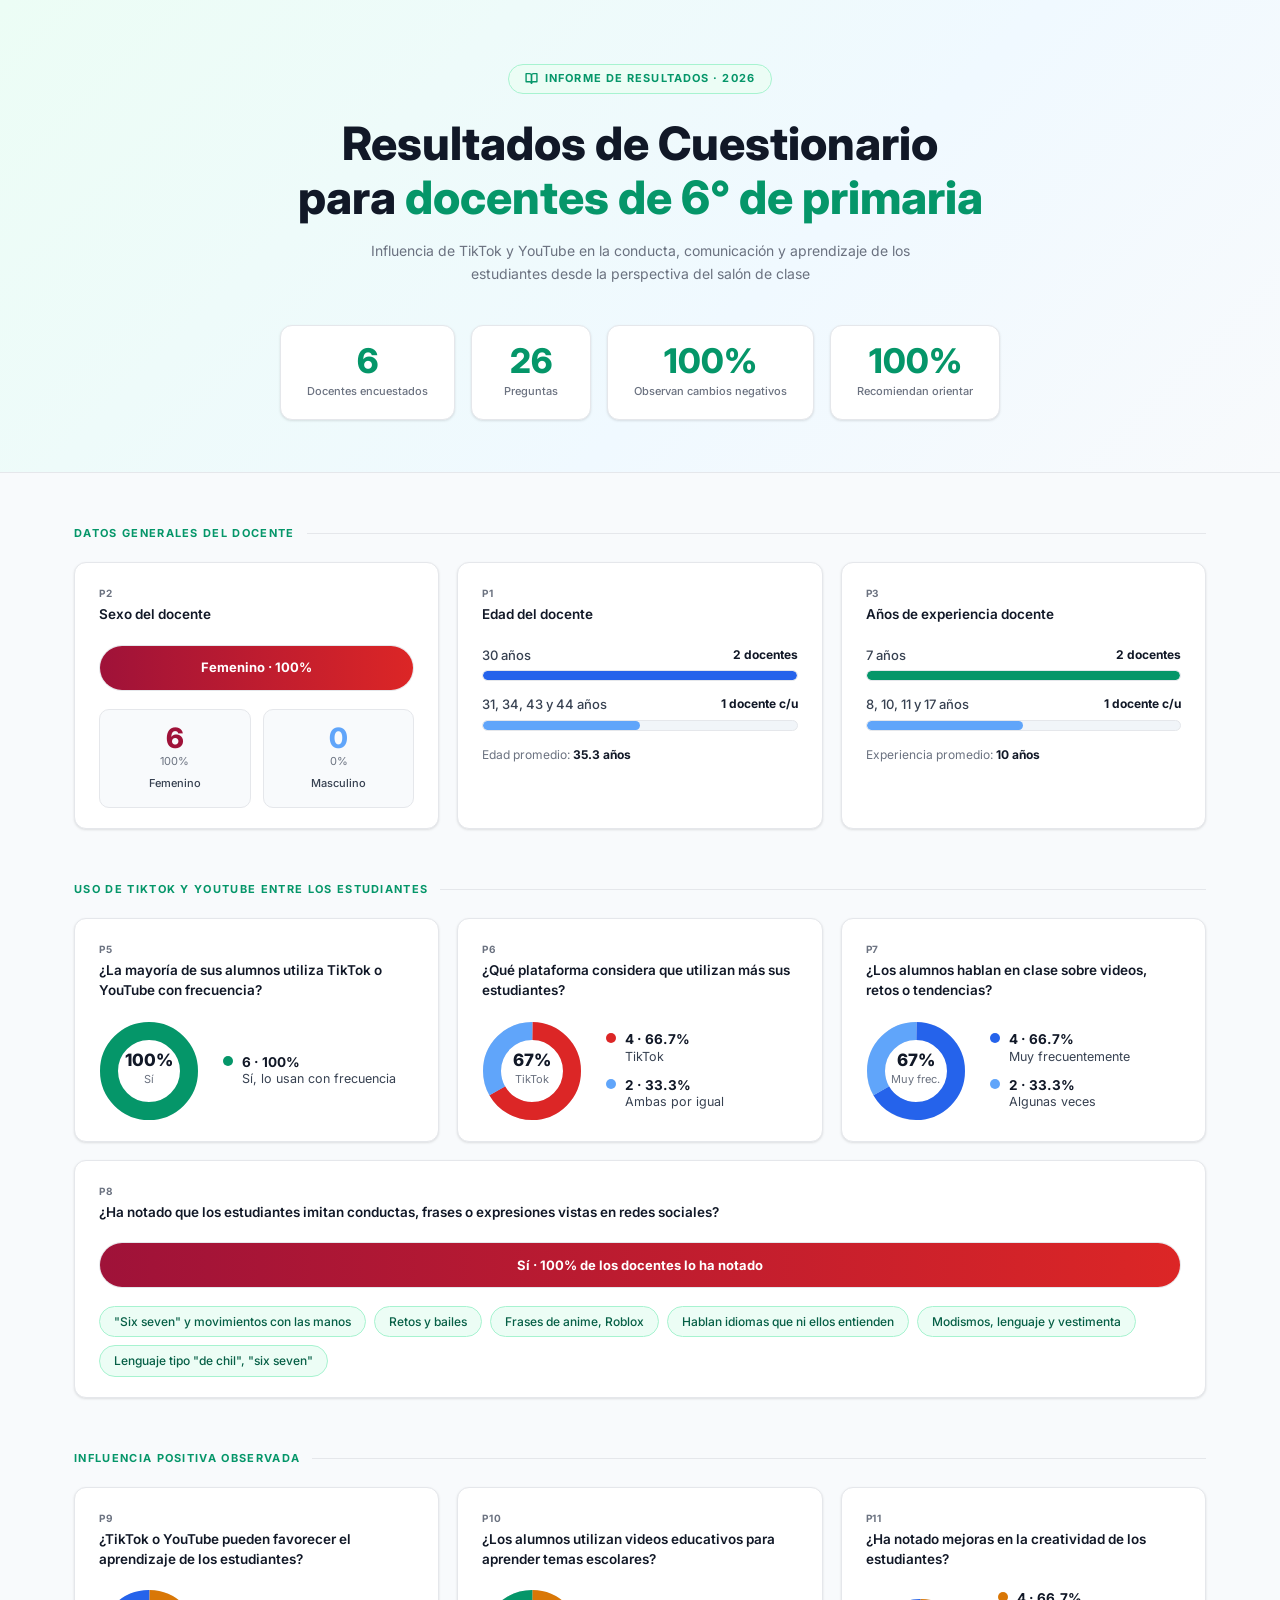
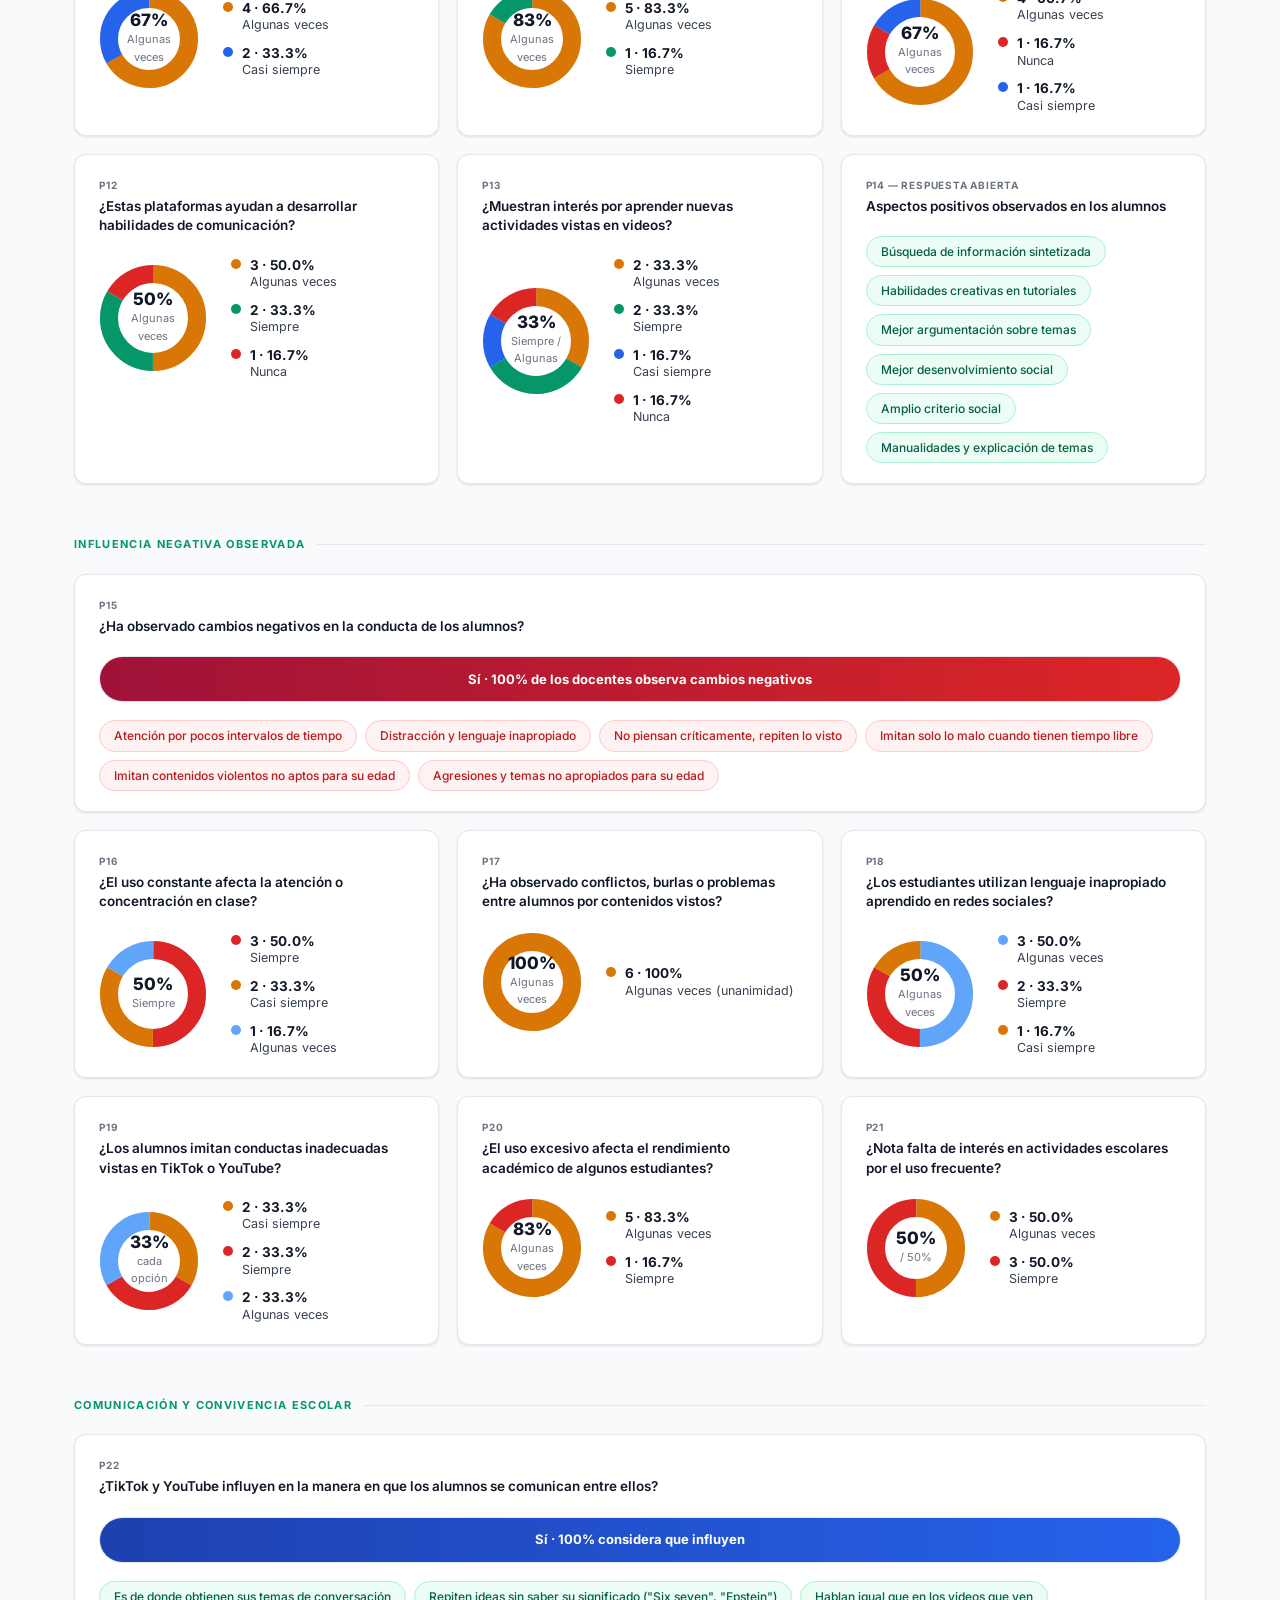
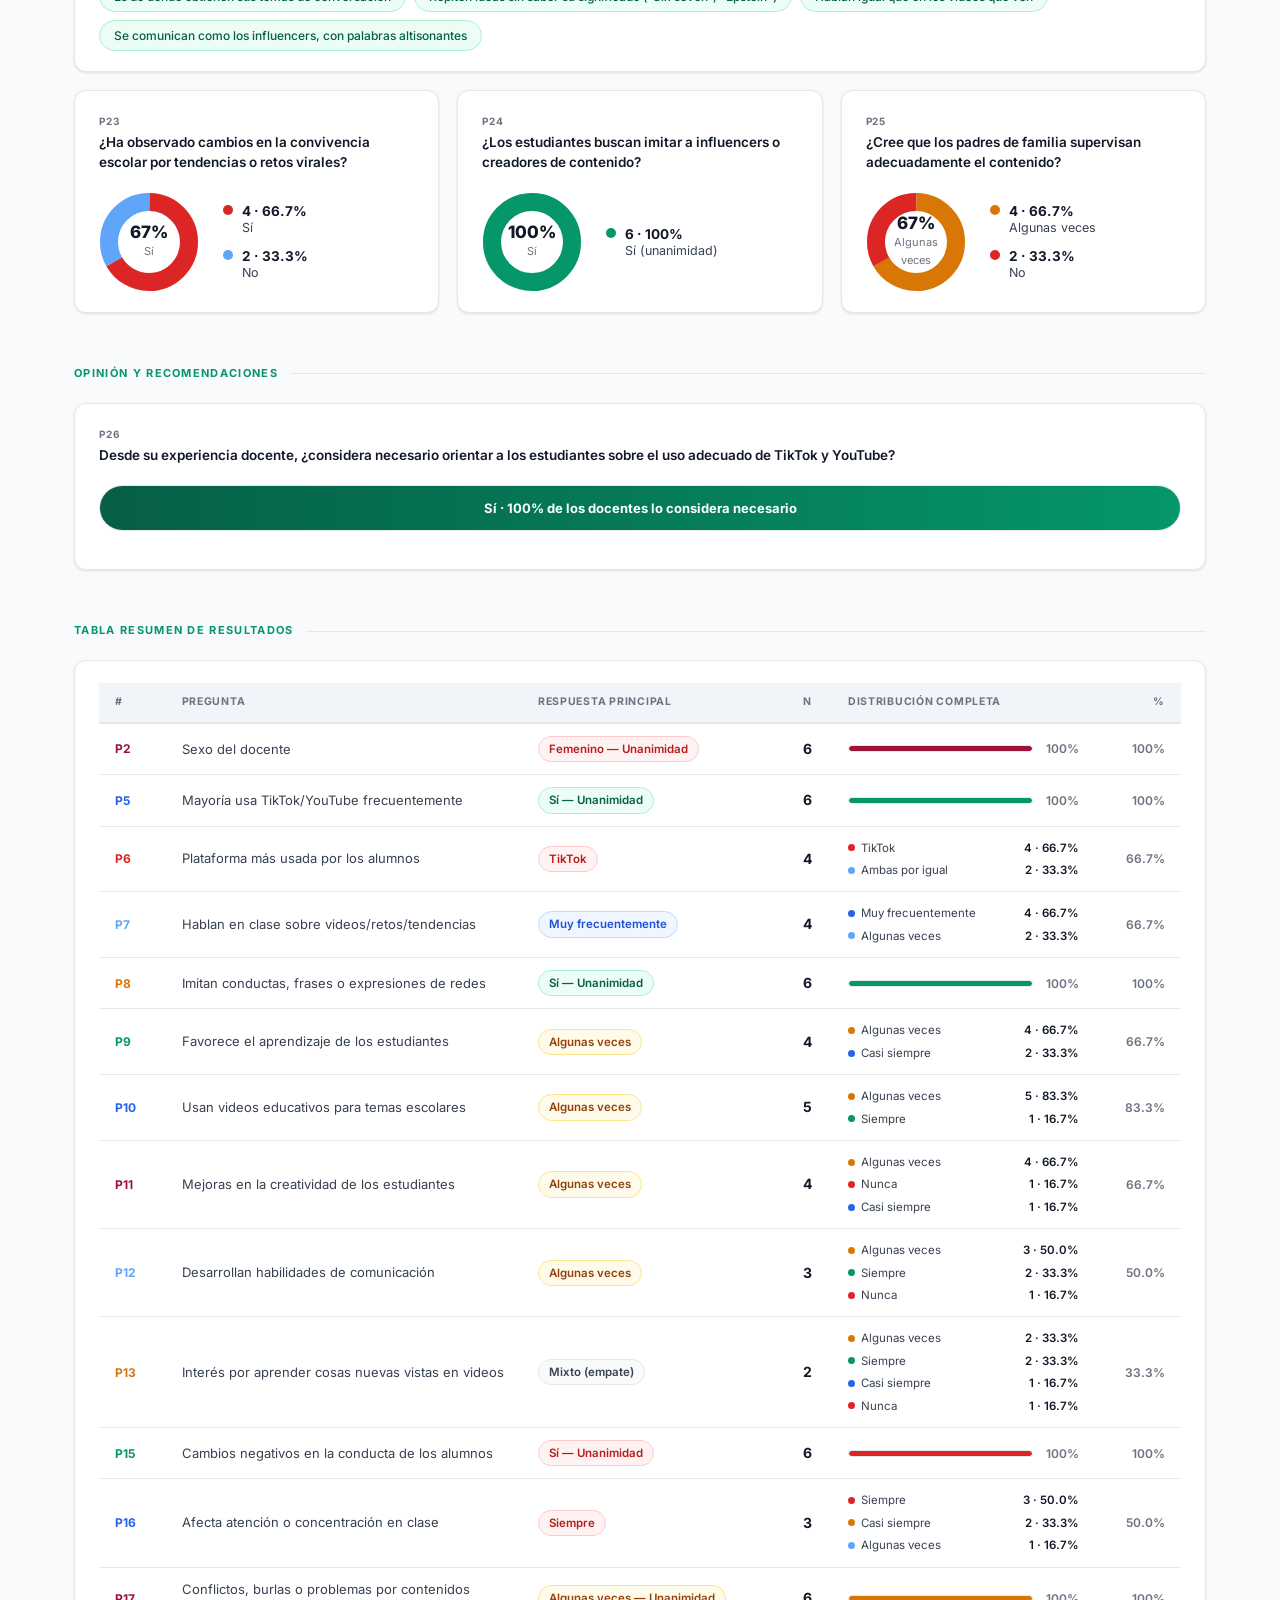
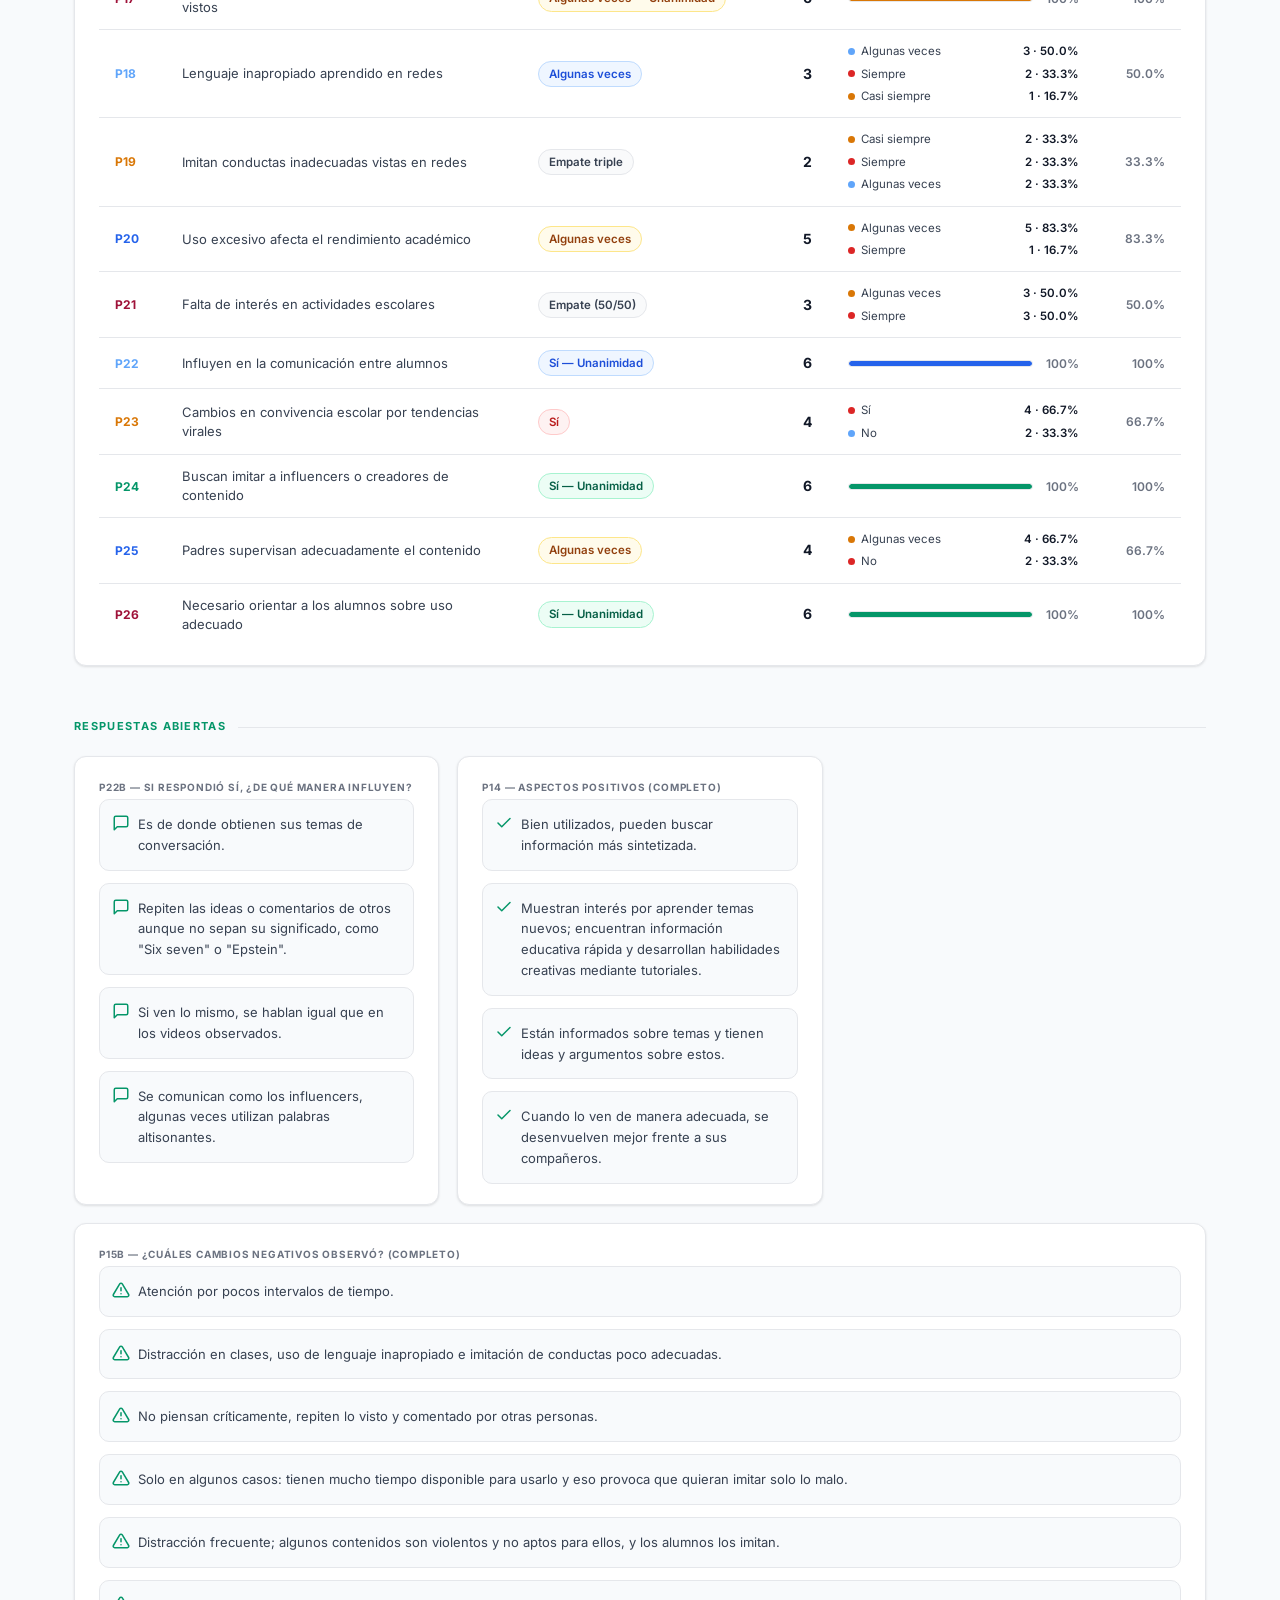
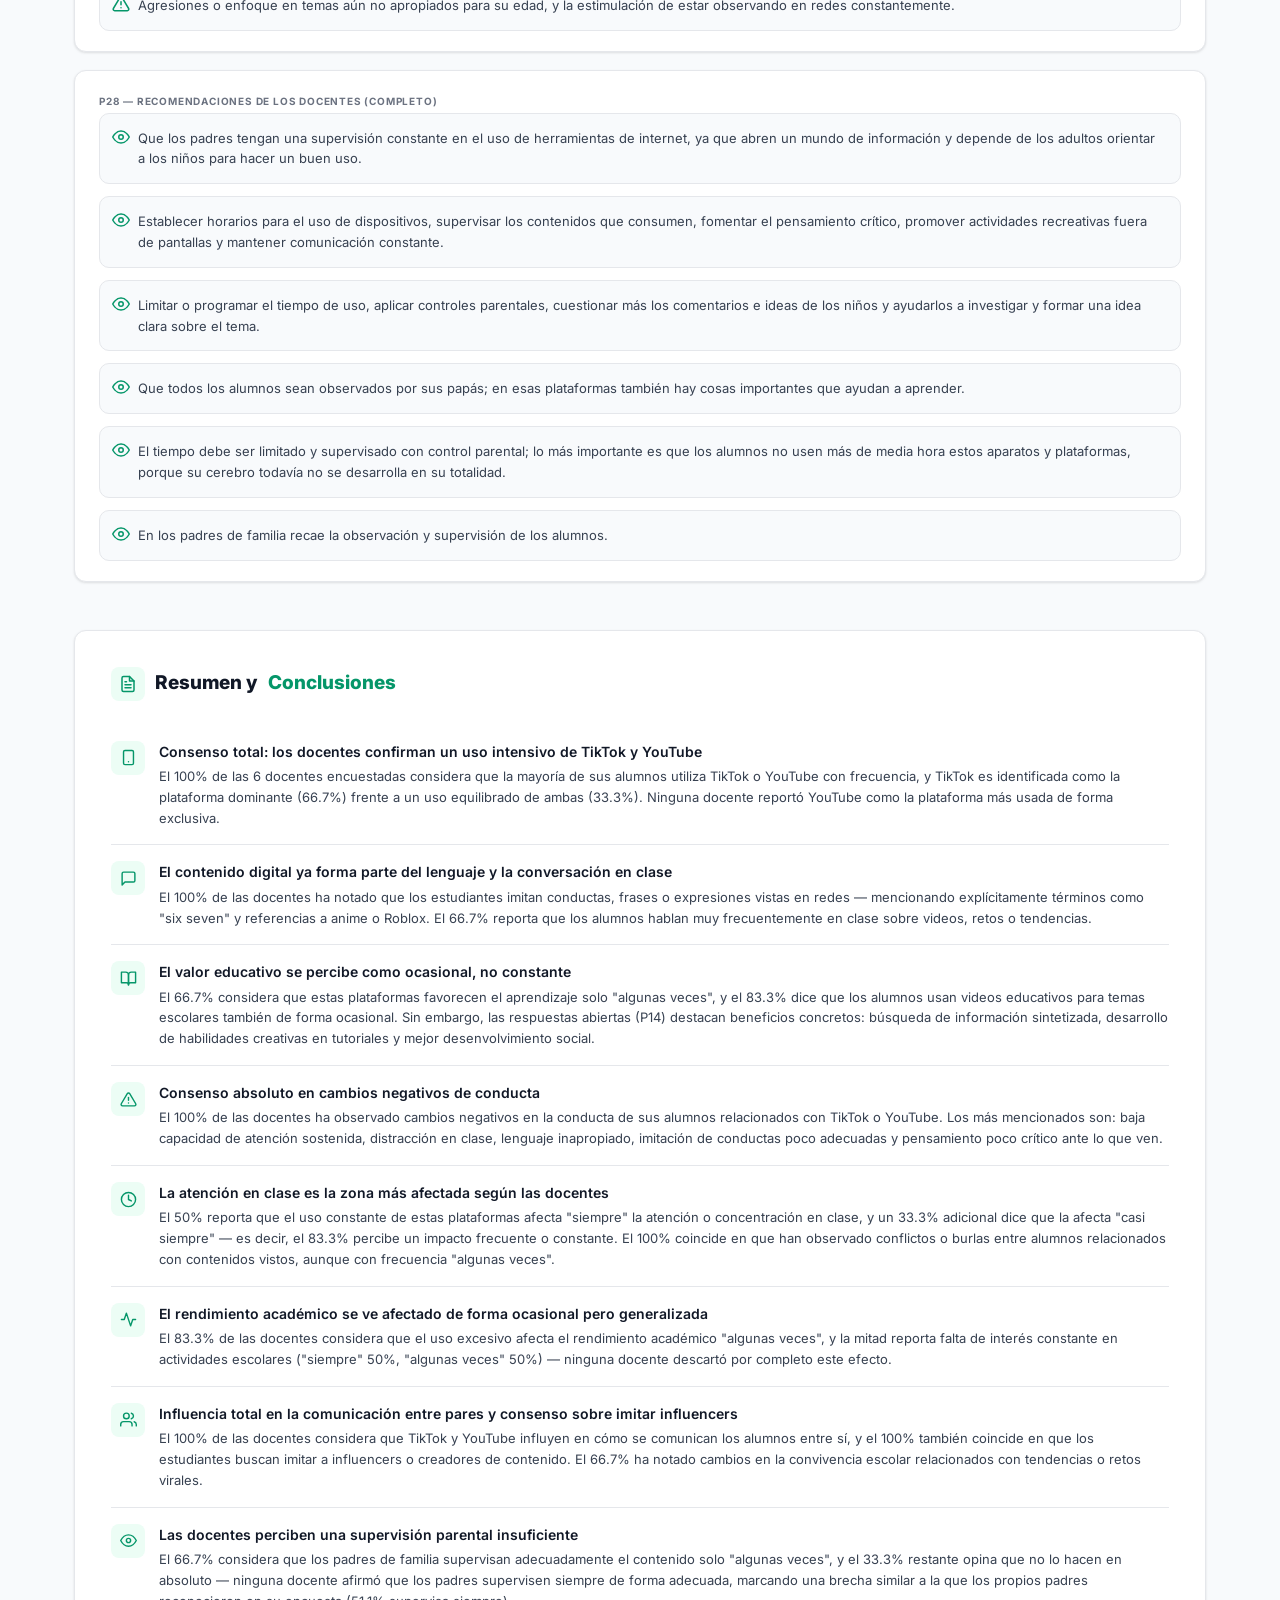
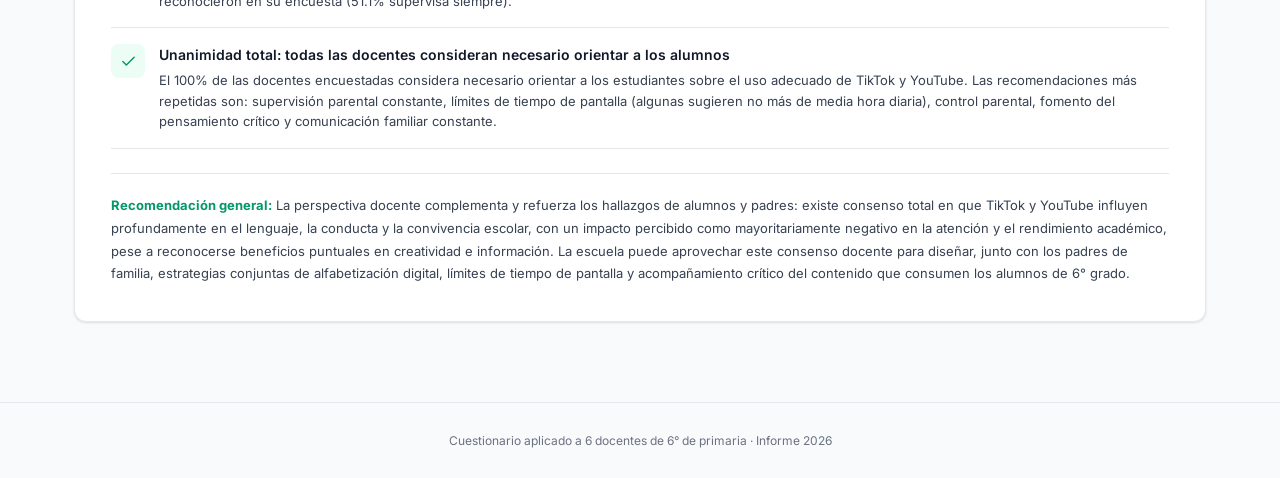
<file: encuestaDocentes.html>
<!DOCTYPE html>
<html lang="es">

<head>
    <meta charset="UTF-8">
    <meta name="viewport" content="width=device-width, initial-scale=1.0">
    <title>Resultados — Cuestionario para Docentes de 6° de Primaria</title>
    <link rel="preconnect" href="https://fonts.googleapis.com">
    <link href="https://fonts.googleapis.com/css2?family=Inter:wght@400;500;600;700;800&display=swap" rel="stylesheet">
    <link rel="stylesheet" href="stylesEncuestaDocentes.css">
</head>

<body>

    <!-- ══════════════════ HERO ══════════════════ -->
    <header class="hero">
        <div class="hero-badge">
            <svg xmlns="http://www.w3.org/2000/svg" width="13" height="13" viewBox="0 0 24 24" fill="none"
                stroke="currentColor" stroke-width="2.5" stroke-linecap="round" stroke-linejoin="round">
                <path d="M2 3h6a4 4 0 0 1 4 4v14a3 3 0 0 0-3-3H2z" />
                <path d="M22 3h-6a4 4 0 0 0-4 4v14a3 3 0 0 1 3-3h7z" />
            </svg>
            Informe de Resultados · 2026
        </div>
        <h1>Resultados de Cuestionario<br>para <span>docentes de 6° de primaria</span></h1>
        <p class="hero-sub">Influencia de TikTok y YouTube en la conducta, comunicación y aprendizaje de los
            estudiantes desde la perspectiva del salón de clase</p>
        <div class="hero-kpis">
            <div class="hkpi">
                <div class="hkpi-num">6</div>
                <div class="hkpi-lbl">Docentes encuestados</div>
            </div>
            <div class="hkpi">
                <div class="hkpi-num">26</div>
                <div class="hkpi-lbl">Preguntas</div>
            </div>
            <div class="hkpi">
                <div class="hkpi-num">100%</div>
                <div class="hkpi-lbl">Observan cambios negativos</div>
            </div>
            <div class="hkpi">
                <div class="hkpi-num">100%</div>
                <div class="hkpi-lbl">Recomiendan orientar</div>
            </div>
        </div>
    </header>

    <main class="page">

        <!-- ══════════════════ DATOS GENERALES ══════════════════ -->
        <div class="section-label">Datos generales del docente</div>
        <div class="grid-3">

            <!-- P2 Sexo -->
            <div class="card">
                <div class="card-tag">P2</div>
                <div class="card-q">Sexo del docente</div>
                <div class="duel-bar">
                    <div class="duel-seg" style="width:100%;background:linear-gradient(90deg,#9F1239,#DC2626)">Femenino
                        · 100%</div>
                </div>
                <div class="duel-kpis">
                    <div class="duel-kpi">
                        <div class="duel-kpi-n" style="color:#9F1239">6</div>
                        <div class="duel-kpi-pct">100%</div>
                        <div class="duel-kpi-lbl">Femenino</div>
                    </div>
                    <div class="duel-kpi">
                        <div class="duel-kpi-n" style="color:#60A5FA">0</div>
                        <div class="duel-kpi-pct">0%</div>
                        <div class="duel-kpi-lbl">Masculino</div>
                    </div>
                </div>
            </div>

            <!-- P1 Edad -->
            <div class="card">
                <div class="card-tag">P1</div>
                <div class="card-q">Edad del docente</div>
                <div class="hbar-list">
                    <div class="hbar-item">
                        <div class="hbar-header"><span class="hbar-name">30 años</span><span class="hbar-val">2
                                docentes</span></div>
                        <div class="hbar-track">
                            <div class="hbar-fill" style="width:100%;background:#2563EB"></div>
                        </div>
                    </div>
                    <div class="hbar-item">
                        <div class="hbar-header"><span class="hbar-name">31, 34, 43 y 44 años</span><span
                                class="hbar-val">1 docente c/u</span></div>
                        <div class="hbar-track">
                            <div class="hbar-fill" style="width:50%;background:#60A5FA"></div>
                        </div>
                    </div>
                </div>
                <p style="font-size:12px;color:var(--mute);margin-top:14px">Edad promedio: <strong
                        style="color:var(--txt)">35.3 años</strong></p>
            </div>

            <!-- P3 Experiencia -->
            <div class="card">
                <div class="card-tag">P3</div>
                <div class="card-q">Años de experiencia docente</div>
                <div class="hbar-list">
                    <div class="hbar-item">
                        <div class="hbar-header"><span class="hbar-name">7 años</span><span class="hbar-val">2
                                docentes</span></div>
                        <div class="hbar-track">
                            <div class="hbar-fill" style="width:100%;background:#059669"></div>
                        </div>
                    </div>
                    <div class="hbar-item">
                        <div class="hbar-header"><span class="hbar-name">8, 10, 11 y 17 años</span><span
                                class="hbar-val">1 docente c/u</span></div>
                        <div class="hbar-track">
                            <div class="hbar-fill" style="width:50%;background:#60A5FA"></div>
                        </div>
                    </div>
                </div>
                <p style="font-size:12px;color:var(--mute);margin-top:14px">Experiencia promedio: <strong
                        style="color:var(--txt)">10 años</strong></p>
            </div>
        </div>

        <!-- ══════════════════ USO DE TIKTOK Y YOUTUBE ══════════════════ -->
        <div class="section-label">Uso de TikTok y YouTube entre los estudiantes</div>
        <div class="grid-3">

            <!-- P5 Mayoría usa frecuente -->
            <div class="card">
                <div class="card-tag">P5</div>
                <div class="card-q">¿La mayoría de sus alumnos utiliza TikTok o YouTube con frecuencia?</div>
                <div class="donut-wrap">
                    <div class="donut-svg-wrap">
                        <svg width="100" height="100" viewBox="0 0 100 100">
                            <circle cx="50" cy="50" r="40" fill="none" stroke="#E5E7EB" stroke-width="18" />
                            <circle cx="50" cy="50" r="40" fill="none" stroke="#059669" stroke-width="18"
                                stroke-dasharray="251.3 0" stroke-dashoffset="62.8" stroke-linecap="butt" />
                        </svg>
                        <div class="donut-label"><b>100%</b><span>Sí</span></div>
                    </div>
                    <div class="donut-legend">
                        <div class="legend-row">
                            <div class="leg-dot" style="background:#059669"></div>
                            <div class="leg-text"><strong>6 · 100%</strong>Sí, lo usan con frecuencia</div>
                        </div>
                    </div>
                </div>
            </div>

            <!-- P6 Plataforma -->
            <div class="card">
                <div class="card-tag">P6</div>
                <div class="card-q">¿Qué plataforma considera que utilizan más sus estudiantes?</div>
                <div class="donut-wrap">
                    <div class="donut-svg-wrap">
                        <svg width="100" height="100" viewBox="0 0 100 100">
                            <circle cx="50" cy="50" r="40" fill="none" stroke="#E5E7EB" stroke-width="18" />
                            <circle cx="50" cy="50" r="40" fill="none" stroke="#DC2626" stroke-width="18"
                                stroke-dasharray="167.6 83.8" stroke-dashoffset="62.8" stroke-linecap="butt" />
                            <circle cx="50" cy="50" r="40" fill="none" stroke="#60A5FA" stroke-width="18"
                                stroke-dasharray="83.8 167.6" stroke-dashoffset="-104.7" stroke-linecap="butt" />
                        </svg>
                        <div class="donut-label"><b>67%</b><span>TikTok</span></div>
                    </div>
                    <div class="donut-legend">
                        <div class="legend-row">
                            <div class="leg-dot" style="background:#DC2626"></div>
                            <div class="leg-text"><strong>4 · 66.7%</strong>TikTok</div>
                        </div>
                        <div class="legend-row">
                            <div class="leg-dot" style="background:#60A5FA"></div>
                            <div class="leg-text"><strong>2 · 33.3%</strong>Ambas por igual</div>
                        </div>
                    </div>
                </div>
            </div>

            <!-- P7 Hablan en clase -->
            <div class="card">
                <div class="card-tag">P7</div>
                <div class="card-q">¿Los alumnos hablan en clase sobre videos, retos o tendencias?</div>
                <div class="donut-wrap">
                    <div class="donut-svg-wrap">
                        <svg width="100" height="100" viewBox="0 0 100 100">
                            <circle cx="50" cy="50" r="40" fill="none" stroke="#E5E7EB" stroke-width="18" />
                            <circle cx="50" cy="50" r="40" fill="none" stroke="#2563EB" stroke-width="18"
                                stroke-dasharray="167.6 83.8" stroke-dashoffset="62.8" stroke-linecap="butt" />
                            <circle cx="50" cy="50" r="40" fill="none" stroke="#60A5FA" stroke-width="18"
                                stroke-dasharray="83.8 167.6" stroke-dashoffset="-104.7" stroke-linecap="butt" />
                        </svg>
                        <div class="donut-label"><b>67%</b><span>Muy frec.</span></div>
                    </div>
                    <div class="donut-legend">
                        <div class="legend-row">
                            <div class="leg-dot" style="background:#2563EB"></div>
                            <div class="leg-text"><strong>4 · 66.7%</strong>Muy frecuentemente</div>
                        </div>
                        <div class="legend-row">
                            <div class="leg-dot" style="background:#60A5FA"></div>
                            <div class="leg-text"><strong>2 · 33.3%</strong>Algunas veces</div>
                        </div>
                    </div>
                </div>
            </div>

            <!-- P8 Imitan conductas -->
            <div class="card col-full">
                <div class="card-tag">P8</div>
                <div class="card-q">¿Ha notado que los estudiantes imitan conductas, frases o expresiones vistas en
                    redes sociales?</div>
                <div class="duel-bar">
                    <div class="duel-seg" style="width:100%;background:linear-gradient(90deg,#9F1239,#DC2626)">Sí · 100%
                        de los docentes lo ha notado</div>
                </div>
                <div class="bubbles">
                    <span class="bubble">"Six seven" y movimientos con las manos</span>
                    <span class="bubble">Retos y bailes</span>
                    <span class="bubble">Frases de anime, Roblox</span>
                    <span class="bubble">Hablan idiomas que ni ellos entienden</span>
                    <span class="bubble">Modismos, lenguaje y vestimenta</span>
                    <span class="bubble">Lenguaje tipo "de chil", "six seven"</span>
                </div>
            </div>
        </div>

        <!-- ══════════════════ INFLUENCIA POSITIVA ══════════════════ -->
        <div class="section-label">Influencia positiva observada</div>
        <div class="grid-3">

            <!-- P9 Favorece aprendizaje -->
            <div class="card">
                <div class="card-tag">P9</div>
                <div class="card-q">¿TikTok o YouTube pueden favorecer el aprendizaje de los estudiantes?</div>
                <div class="donut-wrap">
                    <div class="donut-svg-wrap">
                        <svg width="100" height="100" viewBox="0 0 100 100">
                            <circle cx="50" cy="50" r="40" fill="none" stroke="#E5E7EB" stroke-width="18" />
                            <circle cx="50" cy="50" r="40" fill="none" stroke="#D97706" stroke-width="18"
                                stroke-dasharray="167.6 83.8" stroke-dashoffset="62.8" stroke-linecap="butt" />
                            <circle cx="50" cy="50" r="40" fill="none" stroke="#2563EB" stroke-width="18"
                                stroke-dasharray="83.8 167.6" stroke-dashoffset="-104.7" stroke-linecap="butt" />
                        </svg>
                        <div class="donut-label"><b>67%</b><span>Algunas<br>veces</span></div>
                    </div>
                    <div class="donut-legend">
                        <div class="legend-row">
                            <div class="leg-dot" style="background:#D97706"></div>
                            <div class="leg-text"><strong>4 · 66.7%</strong>Algunas veces</div>
                        </div>
                        <div class="legend-row">
                            <div class="leg-dot" style="background:#2563EB"></div>
                            <div class="leg-text"><strong>2 · 33.3%</strong>Casi siempre</div>
                        </div>
                    </div>
                </div>
            </div>

            <!-- P10 Videos educativos -->
            <div class="card">
                <div class="card-tag">P10</div>
                <div class="card-q">¿Los alumnos utilizan videos educativos para aprender temas escolares?</div>
                <div class="donut-wrap">
                    <div class="donut-svg-wrap">
                        <svg width="100" height="100" viewBox="0 0 100 100">
                            <circle cx="50" cy="50" r="40" fill="none" stroke="#E5E7EB" stroke-width="18" />
                            <circle cx="50" cy="50" r="40" fill="none" stroke="#D97706" stroke-width="18"
                                stroke-dasharray="209.4 41.9" stroke-dashoffset="62.8" stroke-linecap="butt" />
                            <circle cx="50" cy="50" r="40" fill="none" stroke="#059669" stroke-width="18"
                                stroke-dasharray="41.9 209.4" stroke-dashoffset="-146.6" stroke-linecap="butt" />
                        </svg>
                        <div class="donut-label"><b>83%</b><span>Algunas<br>veces</span></div>
                    </div>
                    <div class="donut-legend">
                        <div class="legend-row">
                            <div class="leg-dot" style="background:#D97706"></div>
                            <div class="leg-text"><strong>5 · 83.3%</strong>Algunas veces</div>
                        </div>
                        <div class="legend-row">
                            <div class="leg-dot" style="background:#059669"></div>
                            <div class="leg-text"><strong>1 · 16.7%</strong>Siempre</div>
                        </div>
                    </div>
                </div>
            </div>

            <!-- P11 Creatividad -->
            <div class="card">
                <div class="card-tag">P11</div>
                <div class="card-q">¿Ha notado mejoras en la creatividad de los estudiantes?</div>
                <div class="donut-wrap">
                    <div class="donut-svg-wrap">
                        <svg width="108" height="108" viewBox="0 0 108 108">
                            <circle cx="54" cy="54" r="44" fill="none" stroke="#E5E7EB" stroke-width="18" />
                            <circle cx="54" cy="54" r="44" fill="none" stroke="#D97706" stroke-width="18"
                                stroke-dasharray="184.3 92.2" stroke-dashoffset="69.1" stroke-linecap="butt" />
                            <circle cx="54" cy="54" r="44" fill="none" stroke="#DC2626" stroke-width="18"
                                stroke-dasharray="46.1 230.4" stroke-dashoffset="-115.2" stroke-linecap="butt" />
                            <circle cx="54" cy="54" r="44" fill="none" stroke="#2563EB" stroke-width="18"
                                stroke-dasharray="46.1 230.4" stroke-dashoffset="-161.3" stroke-linecap="butt" />
                        </svg>
                        <div class="donut-label"><b>67%</b><span>Algunas<br>veces</span></div>
                    </div>
                    <div class="donut-legend">
                        <div class="legend-row">
                            <div class="leg-dot" style="background:#D97706"></div>
                            <div class="leg-text"><strong>4 · 66.7%</strong>Algunas veces</div>
                        </div>
                        <div class="legend-row">
                            <div class="leg-dot" style="background:#DC2626"></div>
                            <div class="leg-text"><strong>1 · 16.7%</strong>Nunca</div>
                        </div>
                        <div class="legend-row">
                            <div class="leg-dot" style="background:#2563EB"></div>
                            <div class="leg-text"><strong>1 · 16.7%</strong>Casi siempre</div>
                        </div>
                    </div>
                </div>
            </div>

            <!-- P12 Comunicación -->
            <div class="card">
                <div class="card-tag">P12</div>
                <div class="card-q">¿Estas plataformas ayudan a desarrollar habilidades de comunicación?</div>
                <div class="donut-wrap">
                    <div class="donut-svg-wrap">
                        <svg width="108" height="108" viewBox="0 0 108 108">
                            <circle cx="54" cy="54" r="44" fill="none" stroke="#E5E7EB" stroke-width="18" />
                            <circle cx="54" cy="54" r="44" fill="none" stroke="#D97706" stroke-width="18"
                                stroke-dasharray="138.2 138.2" stroke-dashoffset="69.1" stroke-linecap="butt" />
                            <circle cx="54" cy="54" r="44" fill="none" stroke="#059669" stroke-width="18"
                                stroke-dasharray="92.2 184.3" stroke-dashoffset="-69.1" stroke-linecap="butt" />
                            <circle cx="54" cy="54" r="44" fill="none" stroke="#DC2626" stroke-width="18"
                                stroke-dasharray="46.1 230.4" stroke-dashoffset="-161.3" stroke-linecap="butt" />
                        </svg>
                        <div class="donut-label"><b>50%</b><span>Algunas<br>veces</span></div>
                    </div>
                    <div class="donut-legend">
                        <div class="legend-row">
                            <div class="leg-dot" style="background:#D97706"></div>
                            <div class="leg-text"><strong>3 · 50.0%</strong>Algunas veces</div>
                        </div>
                        <div class="legend-row">
                            <div class="leg-dot" style="background:#059669"></div>
                            <div class="leg-text"><strong>2 · 33.3%</strong>Siempre</div>
                        </div>
                        <div class="legend-row">
                            <div class="leg-dot" style="background:#DC2626"></div>
                            <div class="leg-text"><strong>1 · 16.7%</strong>Nunca</div>
                        </div>
                    </div>
                </div>
            </div>

            <!-- P13 Interés aprender -->
            <div class="card">
                <div class="card-tag">P13</div>
                <div class="card-q">¿Muestran interés por aprender nuevas actividades vistas en videos?</div>
                <div class="donut-wrap">
                    <div class="donut-svg-wrap">
                        <svg width="108" height="108" viewBox="0 0 108 108">
                            <circle cx="54" cy="54" r="44" fill="none" stroke="#E5E7EB" stroke-width="18" />
                            <circle cx="54" cy="54" r="44" fill="none" stroke="#D97706" stroke-width="18"
                                stroke-dasharray="92.2 184.3" stroke-dashoffset="69.1" stroke-linecap="butt" />
                            <circle cx="54" cy="54" r="44" fill="none" stroke="#059669" stroke-width="18"
                                stroke-dasharray="92.2 184.3" stroke-dashoffset="-23.0" stroke-linecap="butt" />
                            <circle cx="54" cy="54" r="44" fill="none" stroke="#2563EB" stroke-width="18"
                                stroke-dasharray="46.1 230.4" stroke-dashoffset="-115.2" stroke-linecap="butt" />
                            <circle cx="54" cy="54" r="44" fill="none" stroke="#DC2626" stroke-width="18"
                                stroke-dasharray="46.1 230.4" stroke-dashoffset="-161.3" stroke-linecap="butt" />
                        </svg>
                        <div class="donut-label"><b>33%</b><span>Siempre /<br>Algunas</span></div>
                    </div>
                    <div class="donut-legend">
                        <div class="legend-row">
                            <div class="leg-dot" style="background:#D97706"></div>
                            <div class="leg-text"><strong>2 · 33.3%</strong>Algunas veces</div>
                        </div>
                        <div class="legend-row">
                            <div class="leg-dot" style="background:#059669"></div>
                            <div class="leg-text"><strong>2 · 33.3%</strong>Siempre</div>
                        </div>
                        <div class="legend-row">
                            <div class="leg-dot" style="background:#2563EB"></div>
                            <div class="leg-text"><strong>1 · 16.7%</strong>Casi siempre</div>
                        </div>
                        <div class="legend-row">
                            <div class="leg-dot" style="background:#DC2626"></div>
                            <div class="leg-text"><strong>1 · 16.7%</strong>Nunca</div>
                        </div>
                    </div>
                </div>
            </div>

            <!-- P14 Aspectos positivos -->
            <div class="card">
                <div class="card-tag">P14 — Respuesta abierta</div>
                <div class="card-q">Aspectos positivos observados en los alumnos</div>
                <div class="bubbles">
                    <span class="bubble">Búsqueda de información sintetizada</span>
                    <span class="bubble">Habilidades creativas en tutoriales</span>
                    <span class="bubble">Mejor argumentación sobre temas</span>
                    <span class="bubble">Mejor desenvolvimiento social</span>
                    <span class="bubble">Amplio criterio social</span>
                    <span class="bubble">Manualidades y explicación de temas</span>
                </div>
            </div>
        </div>

        <!-- ══════════════════ INFLUENCIA NEGATIVA ══════════════════ -->
        <div class="section-label">Influencia negativa observada</div>
        <div class="grid-3">

            <!-- P15 Cambios negativos -->
            <div class="card col-full">
                <div class="card-tag">P15</div>
                <div class="card-q">¿Ha observado cambios negativos en la conducta de los alumnos?</div>
                <div class="duel-bar">
                    <div class="duel-seg" style="width:100%;background:linear-gradient(90deg,#9F1239,#DC2626)">Sí · 100%
                        de los docentes observa cambios negativos</div>
                </div>
                <div class="bubbles">
                    <span class="bubble bubble-red">Atención por pocos intervalos de tiempo</span>
                    <span class="bubble bubble-red">Distracción y lenguaje inapropiado</span>
                    <span class="bubble bubble-red">No piensan críticamente, repiten lo visto</span>
                    <span class="bubble bubble-red">Imitan solo lo malo cuando tienen tiempo libre</span>
                    <span class="bubble bubble-red">Imitan contenidos violentos no aptos para su edad</span>
                    <span class="bubble bubble-red">Agresiones y temas no apropiados para su edad</span>
                </div>
            </div>

            <!-- P16 Atención -->
            <div class="card">
                <div class="card-tag">P16</div>
                <div class="card-q">¿El uso constante afecta la atención o concentración en clase?</div>
                <div class="donut-wrap">
                    <div class="donut-svg-wrap">
                        <svg width="108" height="108" viewBox="0 0 108 108">
                            <circle cx="54" cy="54" r="44" fill="none" stroke="#E5E7EB" stroke-width="18" />
                            <circle cx="54" cy="54" r="44" fill="none" stroke="#DC2626" stroke-width="18"
                                stroke-dasharray="138.2 138.2" stroke-dashoffset="69.1" stroke-linecap="butt" />
                            <circle cx="54" cy="54" r="44" fill="none" stroke="#D97706" stroke-width="18"
                                stroke-dasharray="92.2 184.3" stroke-dashoffset="-69.1" stroke-linecap="butt" />
                            <circle cx="54" cy="54" r="44" fill="none" stroke="#60A5FA" stroke-width="18"
                                stroke-dasharray="46.1 230.4" stroke-dashoffset="-161.3" stroke-linecap="butt" />
                        </svg>
                        <div class="donut-label"><b>50%</b><span>Siempre</span></div>
                    </div>
                    <div class="donut-legend">
                        <div class="legend-row">
                            <div class="leg-dot" style="background:#DC2626"></div>
                            <div class="leg-text"><strong>3 · 50.0%</strong>Siempre</div>
                        </div>
                        <div class="legend-row">
                            <div class="leg-dot" style="background:#D97706"></div>
                            <div class="leg-text"><strong>2 · 33.3%</strong>Casi siempre</div>
                        </div>
                        <div class="legend-row">
                            <div class="leg-dot" style="background:#60A5FA"></div>
                            <div class="leg-text"><strong>1 · 16.7%</strong>Algunas veces</div>
                        </div>
                    </div>
                </div>
            </div>

            <!-- P17 Conflictos -->
            <div class="card">
                <div class="card-tag">P17</div>
                <div class="card-q">¿Ha observado conflictos, burlas o problemas entre alumnos por contenidos vistos?
                </div>
                <div class="donut-wrap">
                    <div class="donut-svg-wrap">
                        <svg width="100" height="100" viewBox="0 0 100 100">
                            <circle cx="50" cy="50" r="40" fill="none" stroke="#E5E7EB" stroke-width="18" />
                            <circle cx="50" cy="50" r="40" fill="none" stroke="#D97706" stroke-width="18"
                                stroke-dasharray="251.3 0" stroke-dashoffset="62.8" stroke-linecap="butt" />
                        </svg>
                        <div class="donut-label"><b>100%</b><span>Algunas<br>veces</span></div>
                    </div>
                    <div class="donut-legend">
                        <div class="legend-row">
                            <div class="leg-dot" style="background:#D97706"></div>
                            <div class="leg-text"><strong>6 · 100%</strong>Algunas veces (unanimidad)</div>
                        </div>
                    </div>
                </div>
            </div>

            <!-- P18 Lenguaje -->
            <div class="card">
                <div class="card-tag">P18</div>
                <div class="card-q">¿Los estudiantes utilizan lenguaje inapropiado aprendido en redes sociales?</div>
                <div class="donut-wrap">
                    <div class="donut-svg-wrap">
                        <svg width="108" height="108" viewBox="0 0 108 108">
                            <circle cx="54" cy="54" r="44" fill="none" stroke="#E5E7EB" stroke-width="18" />
                            <circle cx="54" cy="54" r="44" fill="none" stroke="#60A5FA" stroke-width="18"
                                stroke-dasharray="138.2 138.2" stroke-dashoffset="69.1" stroke-linecap="butt" />
                            <circle cx="54" cy="54" r="44" fill="none" stroke="#DC2626" stroke-width="18"
                                stroke-dasharray="92.2 184.3" stroke-dashoffset="-69.1" stroke-linecap="butt" />
                            <circle cx="54" cy="54" r="44" fill="none" stroke="#D97706" stroke-width="18"
                                stroke-dasharray="46.1 230.4" stroke-dashoffset="-161.3" stroke-linecap="butt" />
                        </svg>
                        <div class="donut-label"><b>50%</b><span>Algunas<br>veces</span></div>
                    </div>
                    <div class="donut-legend">
                        <div class="legend-row">
                            <div class="leg-dot" style="background:#60A5FA"></div>
                            <div class="leg-text"><strong>3 · 50.0%</strong>Algunas veces</div>
                        </div>
                        <div class="legend-row">
                            <div class="leg-dot" style="background:#DC2626"></div>
                            <div class="leg-text"><strong>2 · 33.3%</strong>Siempre</div>
                        </div>
                        <div class="legend-row">
                            <div class="leg-dot" style="background:#D97706"></div>
                            <div class="leg-text"><strong>1 · 16.7%</strong>Casi siempre</div>
                        </div>
                    </div>
                </div>
            </div>

            <!-- P19 Imitan inadecuadas -->
            <div class="card">
                <div class="card-tag">P19</div>
                <div class="card-q">¿Los alumnos imitan conductas inadecuadas vistas en TikTok o YouTube?</div>
                <div class="donut-wrap">
                    <div class="donut-svg-wrap">
                        <svg width="100" height="100" viewBox="0 0 100 100">
                            <circle cx="50" cy="50" r="40" fill="none" stroke="#E5E7EB" stroke-width="18" />
                            <circle cx="50" cy="50" r="40" fill="none" stroke="#D97706" stroke-width="18"
                                stroke-dasharray="83.8 167.6" stroke-dashoffset="62.8" stroke-linecap="butt" />
                            <circle cx="50" cy="50" r="40" fill="none" stroke="#DC2626" stroke-width="18"
                                stroke-dasharray="83.8 167.6" stroke-dashoffset="-20.9" stroke-linecap="butt" />
                            <circle cx="50" cy="50" r="40" fill="none" stroke="#60A5FA" stroke-width="18"
                                stroke-dasharray="83.8 167.6" stroke-dashoffset="-104.7" stroke-linecap="butt" />
                        </svg>
                        <div class="donut-label"><b>33%</b><span>cada<br>opción</span></div>
                    </div>
                    <div class="donut-legend">
                        <div class="legend-row">
                            <div class="leg-dot" style="background:#D97706"></div>
                            <div class="leg-text"><strong>2 · 33.3%</strong>Casi siempre</div>
                        </div>
                        <div class="legend-row">
                            <div class="leg-dot" style="background:#DC2626"></div>
                            <div class="leg-text"><strong>2 · 33.3%</strong>Siempre</div>
                        </div>
                        <div class="legend-row">
                            <div class="leg-dot" style="background:#60A5FA"></div>
                            <div class="leg-text"><strong>2 · 33.3%</strong>Algunas veces</div>
                        </div>
                    </div>
                </div>
            </div>

            <!-- P20 Rendimiento -->
            <div class="card">
                <div class="card-tag">P20</div>
                <div class="card-q">¿El uso excesivo afecta el rendimiento académico de algunos estudiantes?</div>
                <div class="donut-wrap">
                    <div class="donut-svg-wrap">
                        <svg width="100" height="100" viewBox="0 0 100 100">
                            <circle cx="50" cy="50" r="40" fill="none" stroke="#E5E7EB" stroke-width="18" />
                            <circle cx="50" cy="50" r="40" fill="none" stroke="#D97706" stroke-width="18"
                                stroke-dasharray="209.4 41.9" stroke-dashoffset="62.8" stroke-linecap="butt" />
                            <circle cx="50" cy="50" r="40" fill="none" stroke="#DC2626" stroke-width="18"
                                stroke-dasharray="41.9 209.4" stroke-dashoffset="-146.6" stroke-linecap="butt" />
                        </svg>
                        <div class="donut-label"><b>83%</b><span>Algunas<br>veces</span></div>
                    </div>
                    <div class="donut-legend">
                        <div class="legend-row">
                            <div class="leg-dot" style="background:#D97706"></div>
                            <div class="leg-text"><strong>5 · 83.3%</strong>Algunas veces</div>
                        </div>
                        <div class="legend-row">
                            <div class="leg-dot" style="background:#DC2626"></div>
                            <div class="leg-text"><strong>1 · 16.7%</strong>Siempre</div>
                        </div>
                    </div>
                </div>
            </div>

            <!-- P21 Falta interés -->
            <div class="card">
                <div class="card-tag">P21</div>
                <div class="card-q">¿Nota falta de interés en actividades escolares por el uso frecuente?</div>
                <div class="donut-wrap">
                    <div class="donut-svg-wrap">
                        <svg width="100" height="100" viewBox="0 0 100 100">
                            <circle cx="50" cy="50" r="40" fill="none" stroke="#E5E7EB" stroke-width="18" />
                            <circle cx="50" cy="50" r="40" fill="none" stroke="#D97706" stroke-width="18"
                                stroke-dasharray="125.7 125.7" stroke-dashoffset="62.8" stroke-linecap="butt" />
                            <circle cx="50" cy="50" r="40" fill="none" stroke="#DC2626" stroke-width="18"
                                stroke-dasharray="125.7 125.7" stroke-dashoffset="-62.8" stroke-linecap="butt" />
                        </svg>
                        <div class="donut-label"><b>50%</b><span>/ 50%</span></div>
                    </div>
                    <div class="donut-legend">
                        <div class="legend-row">
                            <div class="leg-dot" style="background:#D97706"></div>
                            <div class="leg-text"><strong>3 · 50.0%</strong>Algunas veces</div>
                        </div>
                        <div class="legend-row">
                            <div class="leg-dot" style="background:#DC2626"></div>
                            <div class="leg-text"><strong>3 · 50.0%</strong>Siempre</div>
                        </div>
                    </div>
                </div>
            </div>
        </div>

        <!-- ══════════════════ COMUNICACIÓN Y CONVIVENCIA ══════════════════ -->
        <div class="section-label">Comunicación y convivencia escolar</div>
        <div class="grid-3">

            <!-- P22 Influyen comunicación -->
            <div class="card col-full">
                <div class="card-tag">P22</div>
                <div class="card-q">¿TikTok y YouTube influyen en la manera en que los alumnos se comunican entre ellos?
                </div>
                <div class="duel-bar">
                    <div class="duel-seg" style="width:100%;background:linear-gradient(90deg,#1E40AF,#2563EB)">Sí · 100%
                        considera que influyen</div>
                </div>
                <div class="bubbles">
                    <span class="bubble">Es de donde obtienen sus temas de conversación</span>
                    <span class="bubble">Repiten ideas sin saber su significado ("Six seven", "Epstein")</span>
                    <span class="bubble">Hablan igual que en los videos que ven</span>
                    <span class="bubble">Se comunican como los influencers, con palabras altisonantes</span>
                </div>
            </div>

            <!-- P23 Convivencia -->
            <div class="card">
                <div class="card-tag">P23</div>
                <div class="card-q">¿Ha observado cambios en la convivencia escolar por tendencias o retos virales?
                </div>
                <div class="donut-wrap">
                    <div class="donut-svg-wrap">
                        <svg width="100" height="100" viewBox="0 0 100 100">
                            <circle cx="50" cy="50" r="40" fill="none" stroke="#E5E7EB" stroke-width="18" />
                            <circle cx="50" cy="50" r="40" fill="none" stroke="#DC2626" stroke-width="18"
                                stroke-dasharray="167.6 83.8" stroke-dashoffset="62.8" stroke-linecap="butt" />
                            <circle cx="50" cy="50" r="40" fill="none" stroke="#60A5FA" stroke-width="18"
                                stroke-dasharray="83.8 167.6" stroke-dashoffset="-104.7" stroke-linecap="butt" />
                        </svg>
                        <div class="donut-label"><b>67%</b><span>Sí</span></div>
                    </div>
                    <div class="donut-legend">
                        <div class="legend-row">
                            <div class="leg-dot" style="background:#DC2626"></div>
                            <div class="leg-text"><strong>4 · 66.7%</strong>Sí</div>
                        </div>
                        <div class="legend-row">
                            <div class="leg-dot" style="background:#60A5FA"></div>
                            <div class="leg-text"><strong>2 · 33.3%</strong>No</div>
                        </div>
                    </div>
                </div>
            </div>

            <!-- P24 Imitan influencers -->
            <div class="card">
                <div class="card-tag">P24</div>
                <div class="card-q">¿Los estudiantes buscan imitar a influencers o creadores de contenido?</div>
                <div class="donut-wrap">
                    <div class="donut-svg-wrap">
                        <svg width="100" height="100" viewBox="0 0 100 100">
                            <circle cx="50" cy="50" r="40" fill="none" stroke="#E5E7EB" stroke-width="18" />
                            <circle cx="50" cy="50" r="40" fill="none" stroke="#059669" stroke-width="18"
                                stroke-dasharray="251.3 0" stroke-dashoffset="62.8" stroke-linecap="butt" />
                        </svg>
                        <div class="donut-label"><b>100%</b><span>Sí</span></div>
                    </div>
                    <div class="donut-legend">
                        <div class="legend-row">
                            <div class="leg-dot" style="background:#059669"></div>
                            <div class="leg-text"><strong>6 · 100%</strong>Sí (unanimidad)</div>
                        </div>
                    </div>
                </div>
            </div>

            <!-- P25 Padres supervisan -->
            <div class="card">
                <div class="card-tag">P25</div>
                <div class="card-q">¿Cree que los padres de familia supervisan adecuadamente el contenido?</div>
                <div class="donut-wrap">
                    <div class="donut-svg-wrap">
                        <svg width="100" height="100" viewBox="0 0 100 100">
                            <circle cx="50" cy="50" r="40" fill="none" stroke="#E5E7EB" stroke-width="18" />
                            <circle cx="50" cy="50" r="40" fill="none" stroke="#D97706" stroke-width="18"
                                stroke-dasharray="167.6 83.8" stroke-dashoffset="62.8" stroke-linecap="butt" />
                            <circle cx="50" cy="50" r="40" fill="none" stroke="#DC2626" stroke-width="18"
                                stroke-dasharray="83.8 167.6" stroke-dashoffset="-104.7" stroke-linecap="butt" />
                        </svg>
                        <div class="donut-label"><b>67%</b><span>Algunas<br>veces</span></div>
                    </div>
                    <div class="donut-legend">
                        <div class="legend-row">
                            <div class="leg-dot" style="background:#D97706"></div>
                            <div class="leg-text"><strong>4 · 66.7%</strong>Algunas veces</div>
                        </div>
                        <div class="legend-row">
                            <div class="leg-dot" style="background:#DC2626"></div>
                            <div class="leg-text"><strong>2 · 33.3%</strong>No</div>
                        </div>
                    </div>
                </div>
            </div>
        </div>

        <!-- ══════════════════ OPINIÓN ══════════════════ -->
        <div class="section-label">Opinión y recomendaciones</div>
        <div class="card">
            <div class="card-tag">P26</div>
            <div class="card-q">Desde su experiencia docente, ¿considera necesario orientar a los estudiantes sobre el
                uso adecuado de TikTok y YouTube?</div>
            <div class="duel-bar">
                <div class="duel-seg" style="width:100%;background:linear-gradient(90deg,#065F46,#059669)">Sí · 100% de
                    los docentes lo considera necesario</div>
            </div>
        </div>

        <!-- ══════════════════ TABLA RESUMEN ══════════════════ -->
        <div class="section-label">Tabla resumen de resultados</div>
        <div class="card">
            <div class="tbl-wrap">
                <table>
                    <thead>
                        <tr>
                            <th>#</th>
                            <th>Pregunta</th>
                            <th>Respuesta principal</th>
                            <th style="text-align:center">n</th>
                            <th style="min-width:180px">Distribución completa</th>
                            <th style="text-align:right">%</th>
                        </tr>
                    </thead>
                    <tbody>
                        <tr>
                            <td class="td-num" style="color:#9F1239">P2</td>
                            <td class="td-q">Sexo del docente</td>
                            <td><span class="badge badge-red">Femenino — Unanimidad</span></td>
                            <td class="td-cnt">6</td>
                            <td>
                                <div class="mini-bar-wrap">
                                    <div class="mini-bar-track">
                                        <div class="mini-bar-fill" style="width:100%;background:#9F1239"></div>
                                    </div><span class="mini-pct">100%</span>
                                </div>
                            </td>
                            <td class="td-pct-val">100%</td>
                        </tr>
                        <tr>
                            <td class="td-num" style="color:#2563EB">P5</td>
                            <td class="td-q">Mayoría usa TikTok/YouTube frecuentemente</td>
                            <td><span class="badge badge-green">Sí — Unanimidad</span></td>
                            <td class="td-cnt">6</td>
                            <td>
                                <div class="mini-bar-wrap">
                                    <div class="mini-bar-track">
                                        <div class="mini-bar-fill" style="width:100%;background:#059669"></div>
                                    </div><span class="mini-pct">100%</span>
                                </div>
                            </td>
                            <td class="td-pct-val">100%</td>
                        </tr>
                        <tr>
                            <td class="td-num" style="color:#DC2626">P6</td>
                            <td class="td-q">Plataforma más usada por los alumnos</td>
                            <td><span class="badge badge-red">TikTok</span></td>
                            <td class="td-cnt">4</td>
                            <td>
                                <div class="opts-list">
                                    <div class="opt-row">
                                        <div class="opt-dot" style="background:#DC2626"></div><span
                                            class="opt-lbl">TikTok</span><span class="opt-val">4 · 66.7%</span>
                                    </div>
                                    <div class="opt-row">
                                        <div class="opt-dot" style="background:#60A5FA"></div><span
                                            class="opt-lbl">Ambas por igual</span><span class="opt-val">2 · 33.3%</span>
                                    </div>
                                </div>
                            </td>
                            <td class="td-pct-val">66.7%</td>
                        </tr>
                        <tr>
                            <td class="td-num" style="color:#60A5FA">P7</td>
                            <td class="td-q">Hablan en clase sobre videos/retos/tendencias</td>
                            <td><span class="badge badge-blue">Muy frecuentemente</span></td>
                            <td class="td-cnt">4</td>
                            <td>
                                <div class="opts-list">
                                    <div class="opt-row">
                                        <div class="opt-dot" style="background:#2563EB"></div><span class="opt-lbl">Muy
                                            frecuentemente</span><span class="opt-val">4 · 66.7%</span>
                                    </div>
                                    <div class="opt-row">
                                        <div class="opt-dot" style="background:#60A5FA"></div><span
                                            class="opt-lbl">Algunas veces</span><span class="opt-val">2 · 33.3%</span>
                                    </div>
                                </div>
                            </td>
                            <td class="td-pct-val">66.7%</td>
                        </tr>
                        <tr>
                            <td class="td-num" style="color:#D97706">P8</td>
                            <td class="td-q">Imitan conductas, frases o expresiones de redes</td>
                            <td><span class="badge badge-green">Sí — Unanimidad</span></td>
                            <td class="td-cnt">6</td>
                            <td>
                                <div class="mini-bar-wrap">
                                    <div class="mini-bar-track">
                                        <div class="mini-bar-fill" style="width:100%;background:#059669"></div>
                                    </div><span class="mini-pct">100%</span>
                                </div>
                            </td>
                            <td class="td-pct-val">100%</td>
                        </tr>
                        <tr>
                            <td class="td-num" style="color:#059669">P9</td>
                            <td class="td-q">Favorece el aprendizaje de los estudiantes</td>
                            <td><span class="badge badge-amber">Algunas veces</span></td>
                            <td class="td-cnt">4</td>
                            <td>
                                <div class="opts-list">
                                    <div class="opt-row">
                                        <div class="opt-dot" style="background:#D97706"></div><span
                                            class="opt-lbl">Algunas veces</span><span class="opt-val">4 · 66.7%</span>
                                    </div>
                                    <div class="opt-row">
                                        <div class="opt-dot" style="background:#2563EB"></div><span class="opt-lbl">Casi
                                            siempre</span><span class="opt-val">2 · 33.3%</span>
                                    </div>
                                </div>
                            </td>
                            <td class="td-pct-val">66.7%</td>
                        </tr>
                        <tr>
                            <td class="td-num" style="color:#2563EB">P10</td>
                            <td class="td-q">Usan videos educativos para temas escolares</td>
                            <td><span class="badge badge-amber">Algunas veces</span></td>
                            <td class="td-cnt">5</td>
                            <td>
                                <div class="opts-list">
                                    <div class="opt-row">
                                        <div class="opt-dot" style="background:#D97706"></div><span
                                            class="opt-lbl">Algunas veces</span><span class="opt-val">5 · 83.3%</span>
                                    </div>
                                    <div class="opt-row">
                                        <div class="opt-dot" style="background:#059669"></div><span
                                            class="opt-lbl">Siempre</span><span class="opt-val">1 · 16.7%</span>
                                    </div>
                                </div>
                            </td>
                            <td class="td-pct-val">83.3%</td>
                        </tr>
                        <tr>
                            <td class="td-num" style="color:#9F1239">P11</td>
                            <td class="td-q">Mejoras en la creatividad de los estudiantes</td>
                            <td><span class="badge badge-amber">Algunas veces</span></td>
                            <td class="td-cnt">4</td>
                            <td>
                                <div class="opts-list">
                                    <div class="opt-row">
                                        <div class="opt-dot" style="background:#D97706"></div><span
                                            class="opt-lbl">Algunas veces</span><span class="opt-val">4 · 66.7%</span>
                                    </div>
                                    <div class="opt-row">
                                        <div class="opt-dot" style="background:#DC2626"></div><span
                                            class="opt-lbl">Nunca</span><span class="opt-val">1 · 16.7%</span>
                                    </div>
                                    <div class="opt-row">
                                        <div class="opt-dot" style="background:#2563EB"></div><span class="opt-lbl">Casi
                                            siempre</span><span class="opt-val">1 · 16.7%</span>
                                    </div>
                                </div>
                            </td>
                            <td class="td-pct-val">66.7%</td>
                        </tr>
                        <tr>
                            <td class="td-num" style="color:#60A5FA">P12</td>
                            <td class="td-q">Desarrollan habilidades de comunicación</td>
                            <td><span class="badge badge-amber">Algunas veces</span></td>
                            <td class="td-cnt">3</td>
                            <td>
                                <div class="opts-list">
                                    <div class="opt-row">
                                        <div class="opt-dot" style="background:#D97706"></div><span
                                            class="opt-lbl">Algunas veces</span><span class="opt-val">3 · 50.0%</span>
                                    </div>
                                    <div class="opt-row">
                                        <div class="opt-dot" style="background:#059669"></div><span
                                            class="opt-lbl">Siempre</span><span class="opt-val">2 · 33.3%</span>
                                    </div>
                                    <div class="opt-row">
                                        <div class="opt-dot" style="background:#DC2626"></div><span
                                            class="opt-lbl">Nunca</span><span class="opt-val">1 · 16.7%</span>
                                    </div>
                                </div>
                            </td>
                            <td class="td-pct-val">50.0%</td>
                        </tr>
                        <tr>
                            <td class="td-num" style="color:#D97706">P13</td>
                            <td class="td-q">Interés por aprender cosas nuevas vistas en videos</td>
                            <td><span class="badge badge-gray">Mixto (empate)</span></td>
                            <td class="td-cnt">2</td>
                            <td>
                                <div class="opts-list">
                                    <div class="opt-row">
                                        <div class="opt-dot" style="background:#D97706"></div><span
                                            class="opt-lbl">Algunas veces</span><span class="opt-val">2 · 33.3%</span>
                                    </div>
                                    <div class="opt-row">
                                        <div class="opt-dot" style="background:#059669"></div><span
                                            class="opt-lbl">Siempre</span><span class="opt-val">2 · 33.3%</span>
                                    </div>
                                    <div class="opt-row">
                                        <div class="opt-dot" style="background:#2563EB"></div><span class="opt-lbl">Casi
                                            siempre</span><span class="opt-val">1 · 16.7%</span>
                                    </div>
                                    <div class="opt-row">
                                        <div class="opt-dot" style="background:#DC2626"></div><span
                                            class="opt-lbl">Nunca</span><span class="opt-val">1 · 16.7%</span>
                                    </div>
                                </div>
                            </td>
                            <td class="td-pct-val">33.3%</td>
                        </tr>
                        <tr>
                            <td class="td-num" style="color:#059669">P15</td>
                            <td class="td-q">Cambios negativos en la conducta de los alumnos</td>
                            <td><span class="badge badge-red">Sí — Unanimidad</span></td>
                            <td class="td-cnt">6</td>
                            <td>
                                <div class="mini-bar-wrap">
                                    <div class="mini-bar-track">
                                        <div class="mini-bar-fill" style="width:100%;background:#DC2626"></div>
                                    </div><span class="mini-pct">100%</span>
                                </div>
                            </td>
                            <td class="td-pct-val">100%</td>
                        </tr>
                        <tr>
                            <td class="td-num" style="color:#2563EB">P16</td>
                            <td class="td-q">Afecta atención o concentración en clase</td>
                            <td><span class="badge badge-red">Siempre</span></td>
                            <td class="td-cnt">3</td>
                            <td>
                                <div class="opts-list">
                                    <div class="opt-row">
                                        <div class="opt-dot" style="background:#DC2626"></div><span
                                            class="opt-lbl">Siempre</span><span class="opt-val">3 · 50.0%</span>
                                    </div>
                                    <div class="opt-row">
                                        <div class="opt-dot" style="background:#D97706"></div><span class="opt-lbl">Casi
                                            siempre</span><span class="opt-val">2 · 33.3%</span>
                                    </div>
                                    <div class="opt-row">
                                        <div class="opt-dot" style="background:#60A5FA"></div><span
                                            class="opt-lbl">Algunas veces</span><span class="opt-val">1 · 16.7%</span>
                                    </div>
                                </div>
                            </td>
                            <td class="td-pct-val">50.0%</td>
                        </tr>
                        <tr>
                            <td class="td-num" style="color:#9F1239">P17</td>
                            <td class="td-q">Conflictos, burlas o problemas por contenidos vistos</td>
                            <td><span class="badge badge-amber">Algunas veces — Unanimidad</span></td>
                            <td class="td-cnt">6</td>
                            <td>
                                <div class="mini-bar-wrap">
                                    <div class="mini-bar-track">
                                        <div class="mini-bar-fill" style="width:100%;background:#D97706"></div>
                                    </div><span class="mini-pct">100%</span>
                                </div>
                            </td>
                            <td class="td-pct-val">100%</td>
                        </tr>
                        <tr>
                            <td class="td-num" style="color:#60A5FA">P18</td>
                            <td class="td-q">Lenguaje inapropiado aprendido en redes</td>
                            <td><span class="badge badge-blue">Algunas veces</span></td>
                            <td class="td-cnt">3</td>
                            <td>
                                <div class="opts-list">
                                    <div class="opt-row">
                                        <div class="opt-dot" style="background:#60A5FA"></div><span
                                            class="opt-lbl">Algunas veces</span><span class="opt-val">3 · 50.0%</span>
                                    </div>
                                    <div class="opt-row">
                                        <div class="opt-dot" style="background:#DC2626"></div><span
                                            class="opt-lbl">Siempre</span><span class="opt-val">2 · 33.3%</span>
                                    </div>
                                    <div class="opt-row">
                                        <div class="opt-dot" style="background:#D97706"></div><span class="opt-lbl">Casi
                                            siempre</span><span class="opt-val">1 · 16.7%</span>
                                    </div>
                                </div>
                            </td>
                            <td class="td-pct-val">50.0%</td>
                        </tr>
                        <tr>
                            <td class="td-num" style="color:#D97706">P19</td>
                            <td class="td-q">Imitan conductas inadecuadas vistas en redes</td>
                            <td><span class="badge badge-gray">Empate triple</span></td>
                            <td class="td-cnt">2</td>
                            <td>
                                <div class="opts-list">
                                    <div class="opt-row">
                                        <div class="opt-dot" style="background:#D97706"></div><span class="opt-lbl">Casi
                                            siempre</span><span class="opt-val">2 · 33.3%</span>
                                    </div>
                                    <div class="opt-row">
                                        <div class="opt-dot" style="background:#DC2626"></div><span
                                            class="opt-lbl">Siempre</span><span class="opt-val">2 · 33.3%</span>
                                    </div>
                                    <div class="opt-row">
                                        <div class="opt-dot" style="background:#60A5FA"></div><span
                                            class="opt-lbl">Algunas veces</span><span class="opt-val">2 · 33.3%</span>
                                    </div>
                                </div>
                            </td>
                            <td class="td-pct-val">33.3%</td>
                        </tr>
                        <tr>
                            <td class="td-num" style="color:#2563EB">P20</td>
                            <td class="td-q">Uso excesivo afecta el rendimiento académico</td>
                            <td><span class="badge badge-amber">Algunas veces</span></td>
                            <td class="td-cnt">5</td>
                            <td>
                                <div class="opts-list">
                                    <div class="opt-row">
                                        <div class="opt-dot" style="background:#D97706"></div><span
                                            class="opt-lbl">Algunas veces</span><span class="opt-val">5 · 83.3%</span>
                                    </div>
                                    <div class="opt-row">
                                        <div class="opt-dot" style="background:#DC2626"></div><span
                                            class="opt-lbl">Siempre</span><span class="opt-val">1 · 16.7%</span>
                                    </div>
                                </div>
                            </td>
                            <td class="td-pct-val">83.3%</td>
                        </tr>
                        <tr>
                            <td class="td-num" style="color:#9F1239">P21</td>
                            <td class="td-q">Falta de interés en actividades escolares</td>
                            <td><span class="badge badge-gray">Empate (50/50)</span></td>
                            <td class="td-cnt">3</td>
                            <td>
                                <div class="opts-list">
                                    <div class="opt-row">
                                        <div class="opt-dot" style="background:#D97706"></div><span
                                            class="opt-lbl">Algunas veces</span><span class="opt-val">3 · 50.0%</span>
                                    </div>
                                    <div class="opt-row">
                                        <div class="opt-dot" style="background:#DC2626"></div><span
                                            class="opt-lbl">Siempre</span><span class="opt-val">3 · 50.0%</span>
                                    </div>
                                </div>
                            </td>
                            <td class="td-pct-val">50.0%</td>
                        </tr>
                        <tr>
                            <td class="td-num" style="color:#60A5FA">P22</td>
                            <td class="td-q">Influyen en la comunicación entre alumnos</td>
                            <td><span class="badge badge-blue">Sí — Unanimidad</span></td>
                            <td class="td-cnt">6</td>
                            <td>
                                <div class="mini-bar-wrap">
                                    <div class="mini-bar-track">
                                        <div class="mini-bar-fill" style="width:100%;background:#2563EB"></div>
                                    </div><span class="mini-pct">100%</span>
                                </div>
                            </td>
                            <td class="td-pct-val">100%</td>
                        </tr>
                        <tr>
                            <td class="td-num" style="color:#D97706">P23</td>
                            <td class="td-q">Cambios en convivencia escolar por tendencias virales</td>
                            <td><span class="badge badge-red">Sí</span></td>
                            <td class="td-cnt">4</td>
                            <td>
                                <div class="opts-list">
                                    <div class="opt-row">
                                        <div class="opt-dot" style="background:#DC2626"></div><span
                                            class="opt-lbl">Sí</span><span class="opt-val">4 · 66.7%</span>
                                    </div>
                                    <div class="opt-row">
                                        <div class="opt-dot" style="background:#60A5FA"></div><span
                                            class="opt-lbl">No</span><span class="opt-val">2 · 33.3%</span>
                                    </div>
                                </div>
                            </td>
                            <td class="td-pct-val">66.7%</td>
                        </tr>
                        <tr>
                            <td class="td-num" style="color:#059669">P24</td>
                            <td class="td-q">Buscan imitar a influencers o creadores de contenido</td>
                            <td><span class="badge badge-green">Sí — Unanimidad</span></td>
                            <td class="td-cnt">6</td>
                            <td>
                                <div class="mini-bar-wrap">
                                    <div class="mini-bar-track">
                                        <div class="mini-bar-fill" style="width:100%;background:#059669"></div>
                                    </div><span class="mini-pct">100%</span>
                                </div>
                            </td>
                            <td class="td-pct-val">100%</td>
                        </tr>
                        <tr>
                            <td class="td-num" style="color:#2563EB">P25</td>
                            <td class="td-q">Padres supervisan adecuadamente el contenido</td>
                            <td><span class="badge badge-amber">Algunas veces</span></td>
                            <td class="td-cnt">4</td>
                            <td>
                                <div class="opts-list">
                                    <div class="opt-row">
                                        <div class="opt-dot" style="background:#D97706"></div><span
                                            class="opt-lbl">Algunas veces</span><span class="opt-val">4 · 66.7%</span>
                                    </div>
                                    <div class="opt-row">
                                        <div class="opt-dot" style="background:#DC2626"></div><span
                                            class="opt-lbl">No</span><span class="opt-val">2 · 33.3%</span>
                                    </div>
                                </div>
                            </td>
                            <td class="td-pct-val">66.7%</td>
                        </tr>
                        <tr>
                            <td class="td-num" style="color:#9F1239">P26</td>
                            <td class="td-q">Necesario orientar a los alumnos sobre uso adecuado</td>
                            <td><span class="badge badge-green">Sí — Unanimidad</span></td>
                            <td class="td-cnt">6</td>
                            <td>
                                <div class="mini-bar-wrap">
                                    <div class="mini-bar-track">
                                        <div class="mini-bar-fill" style="width:100%;background:#059669"></div>
                                    </div><span class="mini-pct">100%</span>
                                </div>
                            </td>
                            <td class="td-pct-val">100%</td>
                        </tr>
                    </tbody>
                </table>
            </div>
        </div>

        <!-- ══════════════════ RESPUESTAS ABIERTAS ══════════════════ -->
        <div class="section-label">Respuestas abiertas</div>
        <div class="grid-2">

            <div class="card">
                <div class="card-tag">P22b — Si respondió Sí, ¿de qué manera influyen?</div>
                <div class="quotes-list">
                    <div class="quote-item">
                        <div class="quote-icon">
                            <svg xmlns="http://www.w3.org/2000/svg" width="18" height="18" viewBox="0 0 24 24"
                                fill="none" stroke="currentColor" stroke-width="2" stroke-linecap="round"
                                stroke-linejoin="round">
                                <path d="M21 15a2 2 0 0 1-2 2H7l-4 4V5a2 2 0 0 1 2-2h14a2 2 0 0 1 2 2z" />
                            </svg>
                        </div>
                        Es de donde obtienen sus temas de conversación.
                    </div>
                    <div class="quote-item">
                        <div class="quote-icon">
                            <svg xmlns="http://www.w3.org/2000/svg" width="18" height="18" viewBox="0 0 24 24"
                                fill="none" stroke="currentColor" stroke-width="2" stroke-linecap="round"
                                stroke-linejoin="round">
                                <path d="M21 15a2 2 0 0 1-2 2H7l-4 4V5a2 2 0 0 1 2-2h14a2 2 0 0 1 2 2z" />
                            </svg>
                        </div>
                        Repiten las ideas o comentarios de otros aunque no sepan su significado, como "Six seven" o
                        "Epstein".
                    </div>
                    <div class="quote-item">
                        <div class="quote-icon">
                            <svg xmlns="http://www.w3.org/2000/svg" width="18" height="18" viewBox="0 0 24 24"
                                fill="none" stroke="currentColor" stroke-width="2" stroke-linecap="round"
                                stroke-linejoin="round">
                                <path d="M21 15a2 2 0 0 1-2 2H7l-4 4V5a2 2 0 0 1 2-2h14a2 2 0 0 1 2 2z" />
                            </svg>
                        </div>
                        Si ven lo mismo, se hablan igual que en los videos observados.
                    </div>
                    <div class="quote-item">
                        <div class="quote-icon">
                            <svg xmlns="http://www.w3.org/2000/svg" width="18" height="18" viewBox="0 0 24 24"
                                fill="none" stroke="currentColor" stroke-width="2" stroke-linecap="round"
                                stroke-linejoin="round">
                                <path d="M21 15a2 2 0 0 1-2 2H7l-4 4V5a2 2 0 0 1 2-2h14a2 2 0 0 1 2 2z" />
                            </svg>
                        </div>
                        Se comunican como los influencers, algunas veces utilizan palabras altisonantes.
                    </div>
                </div>
            </div>

            <div class="card">
                <div class="card-tag">P14 — Aspectos positivos (completo)</div>
                <div class="quotes-list">
                    <div class="quote-item">
                        <div class="quote-icon">
                            <svg xmlns="http://www.w3.org/2000/svg" width="18" height="18" viewBox="0 0 24 24"
                                fill="none" stroke="currentColor" stroke-width="2" stroke-linecap="round"
                                stroke-linejoin="round">
                                <polyline points="20 6 9 17 4 12" />
                            </svg>
                        </div>
                        Bien utilizados, pueden buscar información más sintetizada.
                    </div>
                    <div class="quote-item">
                        <div class="quote-icon">
                            <svg xmlns="http://www.w3.org/2000/svg" width="18" height="18" viewBox="0 0 24 24"
                                fill="none" stroke="currentColor" stroke-width="2" stroke-linecap="round"
                                stroke-linejoin="round">
                                <polyline points="20 6 9 17 4 12" />
                            </svg>
                        </div>
                        Muestran interés por aprender temas nuevos; encuentran información educativa rápida y
                        desarrollan habilidades creativas mediante tutoriales.
                    </div>
                    <div class="quote-item">
                        <div class="quote-icon">
                            <svg xmlns="http://www.w3.org/2000/svg" width="18" height="18" viewBox="0 0 24 24"
                                fill="none" stroke="currentColor" stroke-width="2" stroke-linecap="round"
                                stroke-linejoin="round">
                                <polyline points="20 6 9 17 4 12" />
                            </svg>
                        </div>
                        Están informados sobre temas y tienen ideas y argumentos sobre estos.
                    </div>
                    <div class="quote-item">
                        <div class="quote-icon">
                            <svg xmlns="http://www.w3.org/2000/svg" width="18" height="18" viewBox="0 0 24 24"
                                fill="none" stroke="currentColor" stroke-width="2" stroke-linecap="round"
                                stroke-linejoin="round">
                                <polyline points="20 6 9 17 4 12" />
                            </svg>
                        </div>
                        Cuando lo ven de manera adecuada, se desenvuelven mejor frente a sus compañeros.
                    </div>
                </div>
            </div>

            <div class="card col-full">
                <div class="card-tag">P15b — ¿Cuáles cambios negativos observó? (completo)</div>
                <div class="quotes-list">
                    <div class="quote-item">
                        <div class="quote-icon">
                            <svg xmlns="http://www.w3.org/2000/svg" width="18" height="18" viewBox="0 0 24 24"
                                fill="none" stroke="currentColor" stroke-width="2" stroke-linecap="round"
                                stroke-linejoin="round">
                                <path
                                    d="M10.29 3.86L1.82 18a2 2 0 0 0 1.71 3h16.94a2 2 0 0 0 1.71-3L13.71 3.86a2 2 0 0 0-3.42 0z" />
                                <line x1="12" y1="9" x2="12" y2="13" />
                                <line x1="12" y1="17" x2="12.01" y2="17" />
                            </svg>
                        </div>
                        Atención por pocos intervalos de tiempo.
                    </div>
                    <div class="quote-item">
                        <div class="quote-icon">
                            <svg xmlns="http://www.w3.org/2000/svg" width="18" height="18" viewBox="0 0 24 24"
                                fill="none" stroke="currentColor" stroke-width="2" stroke-linecap="round"
                                stroke-linejoin="round">
                                <path
                                    d="M10.29 3.86L1.82 18a2 2 0 0 0 1.71 3h16.94a2 2 0 0 0 1.71-3L13.71 3.86a2 2 0 0 0-3.42 0z" />
                                <line x1="12" y1="9" x2="12" y2="13" />
                                <line x1="12" y1="17" x2="12.01" y2="17" />
                            </svg>
                        </div>
                        Distracción en clases, uso de lenguaje inapropiado e imitación de conductas poco adecuadas.
                    </div>
                    <div class="quote-item">
                        <div class="quote-icon">
                            <svg xmlns="http://www.w3.org/2000/svg" width="18" height="18" viewBox="0 0 24 24"
                                fill="none" stroke="currentColor" stroke-width="2" stroke-linecap="round"
                                stroke-linejoin="round">
                                <path
                                    d="M10.29 3.86L1.82 18a2 2 0 0 0 1.71 3h16.94a2 2 0 0 0 1.71-3L13.71 3.86a2 2 0 0 0-3.42 0z" />
                                <line x1="12" y1="9" x2="12" y2="13" />
                                <line x1="12" y1="17" x2="12.01" y2="17" />
                            </svg>
                        </div>
                        No piensan críticamente, repiten lo visto y comentado por otras personas.
                    </div>
                    <div class="quote-item">
                        <div class="quote-icon">
                            <svg xmlns="http://www.w3.org/2000/svg" width="18" height="18" viewBox="0 0 24 24"
                                fill="none" stroke="currentColor" stroke-width="2" stroke-linecap="round"
                                stroke-linejoin="round">
                                <path
                                    d="M10.29 3.86L1.82 18a2 2 0 0 0 1.71 3h16.94a2 2 0 0 0 1.71-3L13.71 3.86a2 2 0 0 0-3.42 0z" />
                                <line x1="12" y1="9" x2="12" y2="13" />
                                <line x1="12" y1="17" x2="12.01" y2="17" />
                            </svg>
                        </div>
                        Solo en algunos casos: tienen mucho tiempo disponible para usarlo y eso provoca que quieran
                        imitar solo lo malo.
                    </div>
                    <div class="quote-item">
                        <div class="quote-icon">
                            <svg xmlns="http://www.w3.org/2000/svg" width="18" height="18" viewBox="0 0 24 24"
                                fill="none" stroke="currentColor" stroke-width="2" stroke-linecap="round"
                                stroke-linejoin="round">
                                <path
                                    d="M10.29 3.86L1.82 18a2 2 0 0 0 1.71 3h16.94a2 2 0 0 0 1.71-3L13.71 3.86a2 2 0 0 0-3.42 0z" />
                                <line x1="12" y1="9" x2="12" y2="13" />
                                <line x1="12" y1="17" x2="12.01" y2="17" />
                            </svg>
                        </div>
                        Distracción frecuente; algunos contenidos son violentos y no aptos para ellos, y los alumnos los
                        imitan.
                    </div>
                    <div class="quote-item">
                        <div class="quote-icon">
                            <svg xmlns="http://www.w3.org/2000/svg" width="18" height="18" viewBox="0 0 24 24"
                                fill="none" stroke="currentColor" stroke-width="2" stroke-linecap="round"
                                stroke-linejoin="round">
                                <path
                                    d="M10.29 3.86L1.82 18a2 2 0 0 0 1.71 3h16.94a2 2 0 0 0 1.71-3L13.71 3.86a2 2 0 0 0-3.42 0z" />
                                <line x1="12" y1="9" x2="12" y2="13" />
                                <line x1="12" y1="17" x2="12.01" y2="17" />
                            </svg>
                        </div>
                        Agresiones o enfoque en temas aún no apropiados para su edad, y la estimulación de estar
                        observando en redes constantemente.
                    </div>
                </div>
            </div>

            <div class="card col-full">
                <div class="card-tag">P28 — Recomendaciones de los docentes (completo)</div>
                <div class="quotes-list">
                    <div class="quote-item">
                        <div class="quote-icon">
                            <svg xmlns="http://www.w3.org/2000/svg" width="18" height="18" viewBox="0 0 24 24"
                                fill="none" stroke="currentColor" stroke-width="2" stroke-linecap="round"
                                stroke-linejoin="round">
                                <path d="M1 12s4-8 11-8 11 8 11 8-4 8-11 8-11-8-11-8z" />
                                <circle cx="12" cy="12" r="3" />
                            </svg>
                        </div>
                        Que los padres tengan una supervisión constante en el uso de herramientas de internet, ya que
                        abren un mundo de información y depende de los adultos orientar a los niños para hacer un buen
                        uso.
                    </div>
                    <div class="quote-item">
                        <div class="quote-icon">
                            <svg xmlns="http://www.w3.org/2000/svg" width="18" height="18" viewBox="0 0 24 24"
                                fill="none" stroke="currentColor" stroke-width="2" stroke-linecap="round"
                                stroke-linejoin="round">
                                <path d="M1 12s4-8 11-8 11 8 11 8-4 8-11 8-11-8-11-8z" />
                                <circle cx="12" cy="12" r="3" />
                            </svg>
                        </div>
                        Establecer horarios para el uso de dispositivos, supervisar los contenidos que consumen,
                        fomentar el pensamiento crítico, promover actividades recreativas fuera de pantallas y mantener
                        comunicación constante.
                    </div>
                    <div class="quote-item">
                        <div class="quote-icon">
                            <svg xmlns="http://www.w3.org/2000/svg" width="18" height="18" viewBox="0 0 24 24"
                                fill="none" stroke="currentColor" stroke-width="2" stroke-linecap="round"
                                stroke-linejoin="round">
                                <path d="M1 12s4-8 11-8 11 8 11 8-4 8-11 8-11-8-11-8z" />
                                <circle cx="12" cy="12" r="3" />
                            </svg>
                        </div>
                        Limitar o programar el tiempo de uso, aplicar controles parentales, cuestionar más los
                        comentarios e ideas de los niños y ayudarlos a investigar y formar una idea clara sobre el tema.
                    </div>
                    <div class="quote-item">
                        <div class="quote-icon">
                            <svg xmlns="http://www.w3.org/2000/svg" width="18" height="18" viewBox="0 0 24 24"
                                fill="none" stroke="currentColor" stroke-width="2" stroke-linecap="round"
                                stroke-linejoin="round">
                                <path d="M1 12s4-8 11-8 11 8 11 8-4 8-11 8-11-8-11-8z" />
                                <circle cx="12" cy="12" r="3" />
                            </svg>
                        </div>
                        Que todos los alumnos sean observados por sus papás; en esas plataformas también hay cosas
                        importantes que ayudan a aprender.
                    </div>
                    <div class="quote-item">
                        <div class="quote-icon">
                            <svg xmlns="http://www.w3.org/2000/svg" width="18" height="18" viewBox="0 0 24 24"
                                fill="none" stroke="currentColor" stroke-width="2" stroke-linecap="round"
                                stroke-linejoin="round">
                                <path d="M1 12s4-8 11-8 11 8 11 8-4 8-11 8-11-8-11-8z" />
                                <circle cx="12" cy="12" r="3" />
                            </svg>
                        </div>
                        El tiempo debe ser limitado y supervisado con control parental; lo más importante es que los
                        alumnos no usen más de media hora estos aparatos y plataformas, porque su cerebro todavía no se
                        desarrolla en su totalidad.
                    </div>
                    <div class="quote-item">
                        <div class="quote-icon">
                            <svg xmlns="http://www.w3.org/2000/svg" width="18" height="18" viewBox="0 0 24 24"
                                fill="none" stroke="currentColor" stroke-width="2" stroke-linecap="round"
                                stroke-linejoin="round">
                                <path d="M1 12s4-8 11-8 11 8 11 8-4 8-11 8-11-8-11-8z" />
                                <circle cx="12" cy="12" r="3" />
                            </svg>
                        </div>
                        En los padres de familia recae la observación y supervisión de los alumnos.
                    </div>
                </div>
            </div>
        </div>

        <!-- ══════════════════ CONCLUSIONES ══════════════════ -->
        <div class="conclusion">
            <h2>
                <span class="h2-icon">
                    <svg xmlns="http://www.w3.org/2000/svg" width="18" height="18" viewBox="0 0 24 24" fill="none"
                        stroke="currentColor" stroke-width="2" stroke-linecap="round" stroke-linejoin="round">
                        <path d="M14 2H6a2 2 0 0 0-2 2v16a2 2 0 0 0 2 2h12a2 2 0 0 0 2-2V8z" />
                        <polyline points="14 2 14 8 20 8" />
                        <line x1="16" y1="13" x2="8" y2="13" />
                        <line x1="16" y1="17" x2="8" y2="17" />
                        <polyline points="10 9 9 9 8 9" />
                    </svg>
                </span>
                Resumen y <span>Conclusiones</span>
            </h2>

            <div class="finding">
                <div class="finding-icon">
                    <svg xmlns="http://www.w3.org/2000/svg" width="17" height="17" viewBox="0 0 24 24" fill="none"
                        stroke="currentColor" stroke-width="2" stroke-linecap="round" stroke-linejoin="round">
                        <rect x="5" y="2" width="14" height="20" rx="2" ry="2" />
                        <line x1="12" y1="18" x2="12.01" y2="18" />
                    </svg>
                </div>
                <div class="finding-text">
                    <strong>Consenso total: los docentes confirman un uso intensivo de TikTok y YouTube</strong>
                    <p>El 100% de las 6 docentes encuestadas considera que la mayoría de sus alumnos utiliza TikTok o
                        YouTube con frecuencia, y TikTok es identificada como la plataforma dominante (66.7%) frente a
                        un uso equilibrado de ambas (33.3%). Ninguna docente reportó YouTube como la plataforma más
                        usada de forma exclusiva.</p>
                </div>
            </div>

            <div class="finding">
                <div class="finding-icon">
                    <svg xmlns="http://www.w3.org/2000/svg" width="17" height="17" viewBox="0 0 24 24" fill="none"
                        stroke="currentColor" stroke-width="2" stroke-linecap="round" stroke-linejoin="round">
                        <path d="M21 15a2 2 0 0 1-2 2H7l-4 4V5a2 2 0 0 1 2-2h14a2 2 0 0 1 2 2z" />
                    </svg>
                </div>
                <div class="finding-text">
                    <strong>El contenido digital ya forma parte del lenguaje y la conversación en clase</strong>
                    <p>El 100% de las docentes ha notado que los estudiantes imitan conductas, frases o expresiones
                        vistas en redes — mencionando explícitamente términos como "six seven" y referencias a anime o
                        Roblox. El 66.7% reporta que los alumnos hablan muy frecuentemente en clase sobre videos, retos
                        o tendencias.</p>
                </div>
            </div>

            <div class="finding">
                <div class="finding-icon">
                    <svg xmlns="http://www.w3.org/2000/svg" width="17" height="17" viewBox="0 0 24 24" fill="none"
                        stroke="currentColor" stroke-width="2" stroke-linecap="round" stroke-linejoin="round">
                        <path d="M2 3h6a4 4 0 0 1 4 4v14a3 3 0 0 0-3-3H2z" />
                        <path d="M22 3h-6a4 4 0 0 0-4 4v14a3 3 0 0 1 3-3h7z" />
                    </svg>
                </div>
                <div class="finding-text">
                    <strong>El valor educativo se percibe como ocasional, no constante</strong>
                    <p>El 66.7% considera que estas plataformas favorecen el aprendizaje solo "algunas veces", y el
                        83.3% dice que los alumnos usan videos educativos para temas escolares también de forma
                        ocasional. Sin embargo, las respuestas abiertas (P14) destacan beneficios concretos: búsqueda de
                        información sintetizada, desarrollo de habilidades creativas en tutoriales y mejor
                        desenvolvimiento social.</p>
                </div>
            </div>

            <div class="finding">
                <div class="finding-icon">
                    <svg xmlns="http://www.w3.org/2000/svg" width="17" height="17" viewBox="0 0 24 24" fill="none"
                        stroke="currentColor" stroke-width="2" stroke-linecap="round" stroke-linejoin="round">
                        <path
                            d="M10.29 3.86L1.82 18a2 2 0 0 0 1.71 3h16.94a2 2 0 0 0 1.71-3L13.71 3.86a2 2 0 0 0-3.42 0z" />
                        <line x1="12" y1="9" x2="12" y2="13" />
                        <line x1="12" y1="17" x2="12.01" y2="17" />
                    </svg>
                </div>
                <div class="finding-text">
                    <strong>Consenso absoluto en cambios negativos de conducta</strong>
                    <p>El 100% de las docentes ha observado cambios negativos en la conducta de sus alumnos relacionados
                        con TikTok o YouTube. Los más mencionados son: baja capacidad de atención sostenida, distracción
                        en clase, lenguaje inapropiado, imitación de conductas poco adecuadas y pensamiento poco crítico
                        ante lo que ven.</p>
                </div>
            </div>

            <div class="finding">
                <div class="finding-icon">
                    <svg xmlns="http://www.w3.org/2000/svg" width="17" height="17" viewBox="0 0 24 24" fill="none"
                        stroke="currentColor" stroke-width="2" stroke-linecap="round" stroke-linejoin="round">
                        <circle cx="12" cy="12" r="10" />
                        <polyline points="12 6 12 12 16 14" />
                    </svg>
                </div>
                <div class="finding-text">
                    <strong>La atención en clase es la zona más afectada según las docentes</strong>
                    <p>El 50% reporta que el uso constante de estas plataformas afecta "siempre" la atención o
                        concentración en clase, y un 33.3% adicional dice que la afecta "casi siempre" — es decir, el
                        83.3% percibe un impacto frecuente o constante. El 100% coincide en que han observado conflictos
                        o burlas entre alumnos relacionados con contenidos vistos, aunque con frecuencia "algunas
                        veces".</p>
                </div>
            </div>

            <div class="finding">
                <div class="finding-icon">
                    <svg xmlns="http://www.w3.org/2000/svg" width="17" height="17" viewBox="0 0 24 24" fill="none"
                        stroke="currentColor" stroke-width="2" stroke-linecap="round" stroke-linejoin="round">
                        <polyline points="22 12 18 12 15 21 9 3 6 12 2 12" />
                    </svg>
                </div>
                <div class="finding-text">
                    <strong>El rendimiento académico se ve afectado de forma ocasional pero generalizada</strong>
                    <p>El 83.3% de las docentes considera que el uso excesivo afecta el rendimiento académico "algunas
                        veces", y la mitad reporta falta de interés constante en actividades escolares ("siempre" 50%,
                        "algunas veces" 50%) — ninguna docente descartó por completo este efecto.</p>
                </div>
            </div>

            <div class="finding">
                <div class="finding-icon">
                    <svg xmlns="http://www.w3.org/2000/svg" width="17" height="17" viewBox="0 0 24 24" fill="none"
                        stroke="currentColor" stroke-width="2" stroke-linecap="round" stroke-linejoin="round">
                        <path d="M17 21v-2a4 4 0 0 0-4-4H5a4 4 0 0 0-4 4v2" />
                        <circle cx="9" cy="7" r="4" />
                        <path d="M23 21v-2a4 4 0 0 0-3-3.87" />
                        <path d="M16 3.13a4 4 0 0 1 0 7.75" />
                    </svg>
                </div>
                <div class="finding-text">
                    <strong>Influencia total en la comunicación entre pares y consenso sobre imitar influencers</strong>
                    <p>El 100% de las docentes considera que TikTok y YouTube influyen en cómo se comunican los alumnos
                        entre sí, y el 100% también coincide en que los estudiantes buscan imitar a influencers o
                        creadores de contenido. El 66.7% ha notado cambios en la convivencia escolar relacionados con
                        tendencias o retos virales.</p>
                </div>
            </div>

            <div class="finding">
                <div class="finding-icon">
                    <svg xmlns="http://www.w3.org/2000/svg" width="17" height="17" viewBox="0 0 24 24" fill="none"
                        stroke="currentColor" stroke-width="2" stroke-linecap="round" stroke-linejoin="round">
                        <path d="M1 12s4-8 11-8 11 8 11 8-4 8-11 8-11-8-11-8z" />
                        <circle cx="12" cy="12" r="3" />
                    </svg>
                </div>
                <div class="finding-text">
                    <strong>Las docentes perciben una supervisión parental insuficiente</strong>
                    <p>El 66.7% considera que los padres de familia supervisan adecuadamente el contenido solo "algunas
                        veces", y el 33.3% restante opina que no lo hacen en absoluto — ninguna docente afirmó que los
                        padres supervisen siempre de forma adecuada, marcando una brecha similar a la que los propios
                        padres reconocieron en su encuesta (51.1% supervisa siempre).</p>
                </div>
            </div>

            <div class="finding">
                <div class="finding-icon">
                    <svg xmlns="http://www.w3.org/2000/svg" width="17" height="17" viewBox="0 0 24 24" fill="none"
                        stroke="currentColor" stroke-width="2" stroke-linecap="round" stroke-linejoin="round">
                        <polyline points="20 6 9 17 4 12" />
                    </svg>
                </div>
                <div class="finding-text">
                    <strong>Unanimidad total: todas las docentes consideran necesario orientar a los alumnos</strong>
                    <p>El 100% de las docentes encuestadas considera necesario orientar a los estudiantes sobre el uso
                        adecuado de TikTok y YouTube. Las recomendaciones más repetidas son: supervisión parental
                        constante, límites de tiempo de pantalla (algunas sugieren no más de media hora diaria), control
                        parental, fomento del pensamiento crítico y comunicación familiar constante.</p>
                </div>
            </div>

            <div class="rec-box">
                <strong>Recomendación general:</strong> La perspectiva docente complementa y refuerza los hallazgos de
                alumnos y padres: existe consenso total en que TikTok y YouTube influyen profundamente en el lenguaje,
                la conducta y la convivencia escolar, con un impacto percibido como mayoritariamente negativo en la
                atención y el rendimiento académico, pese a reconocerse beneficios puntuales en creatividad e
                información. La escuela puede aprovechar este consenso docente para diseñar, junto con los padres de
                familia, estrategias conjuntas de alfabetización digital, límites de tiempo de pantalla y acompañamiento
                crítico del contenido que consumen los alumnos de 6° grado.
            </div>
        </div>

    </main>
    <footer>Cuestionario aplicado a 6 docentes de 6° de primaria · Informe 2026</footer>

</body>

</html>
</file>
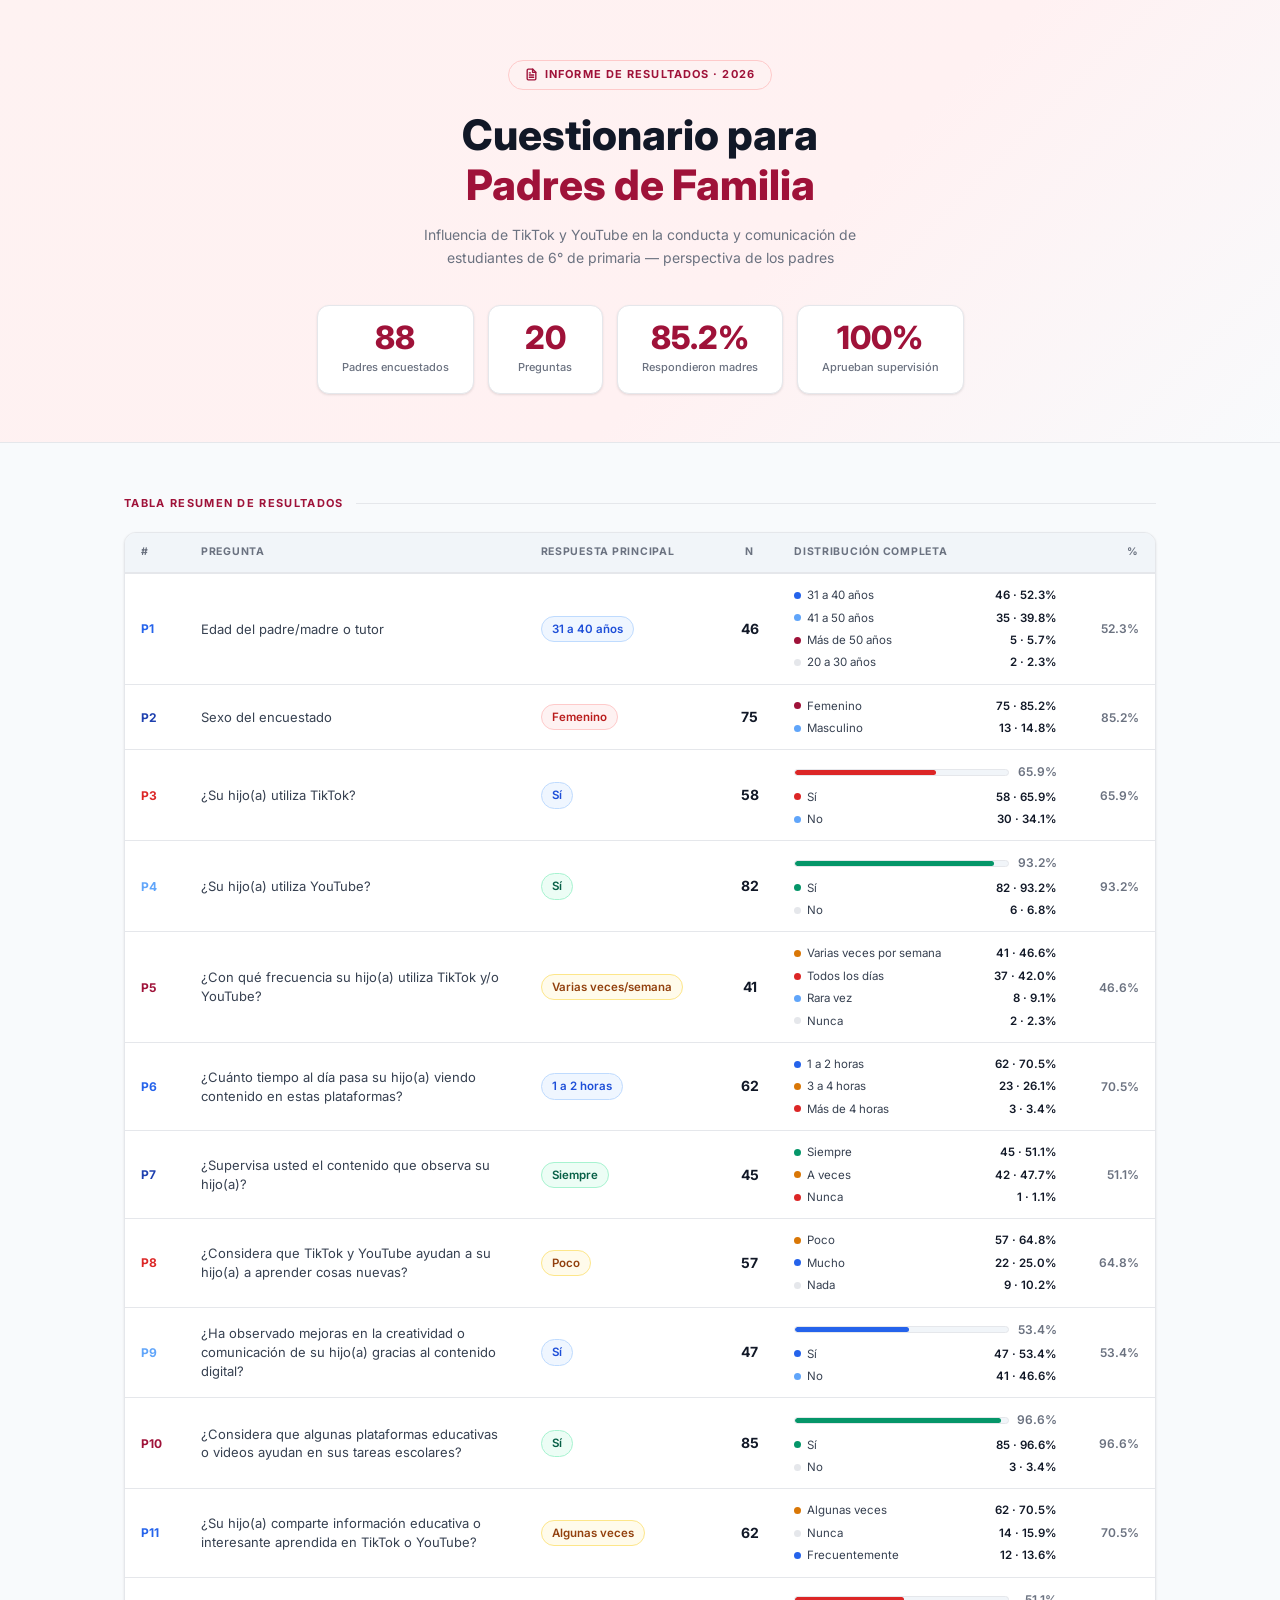
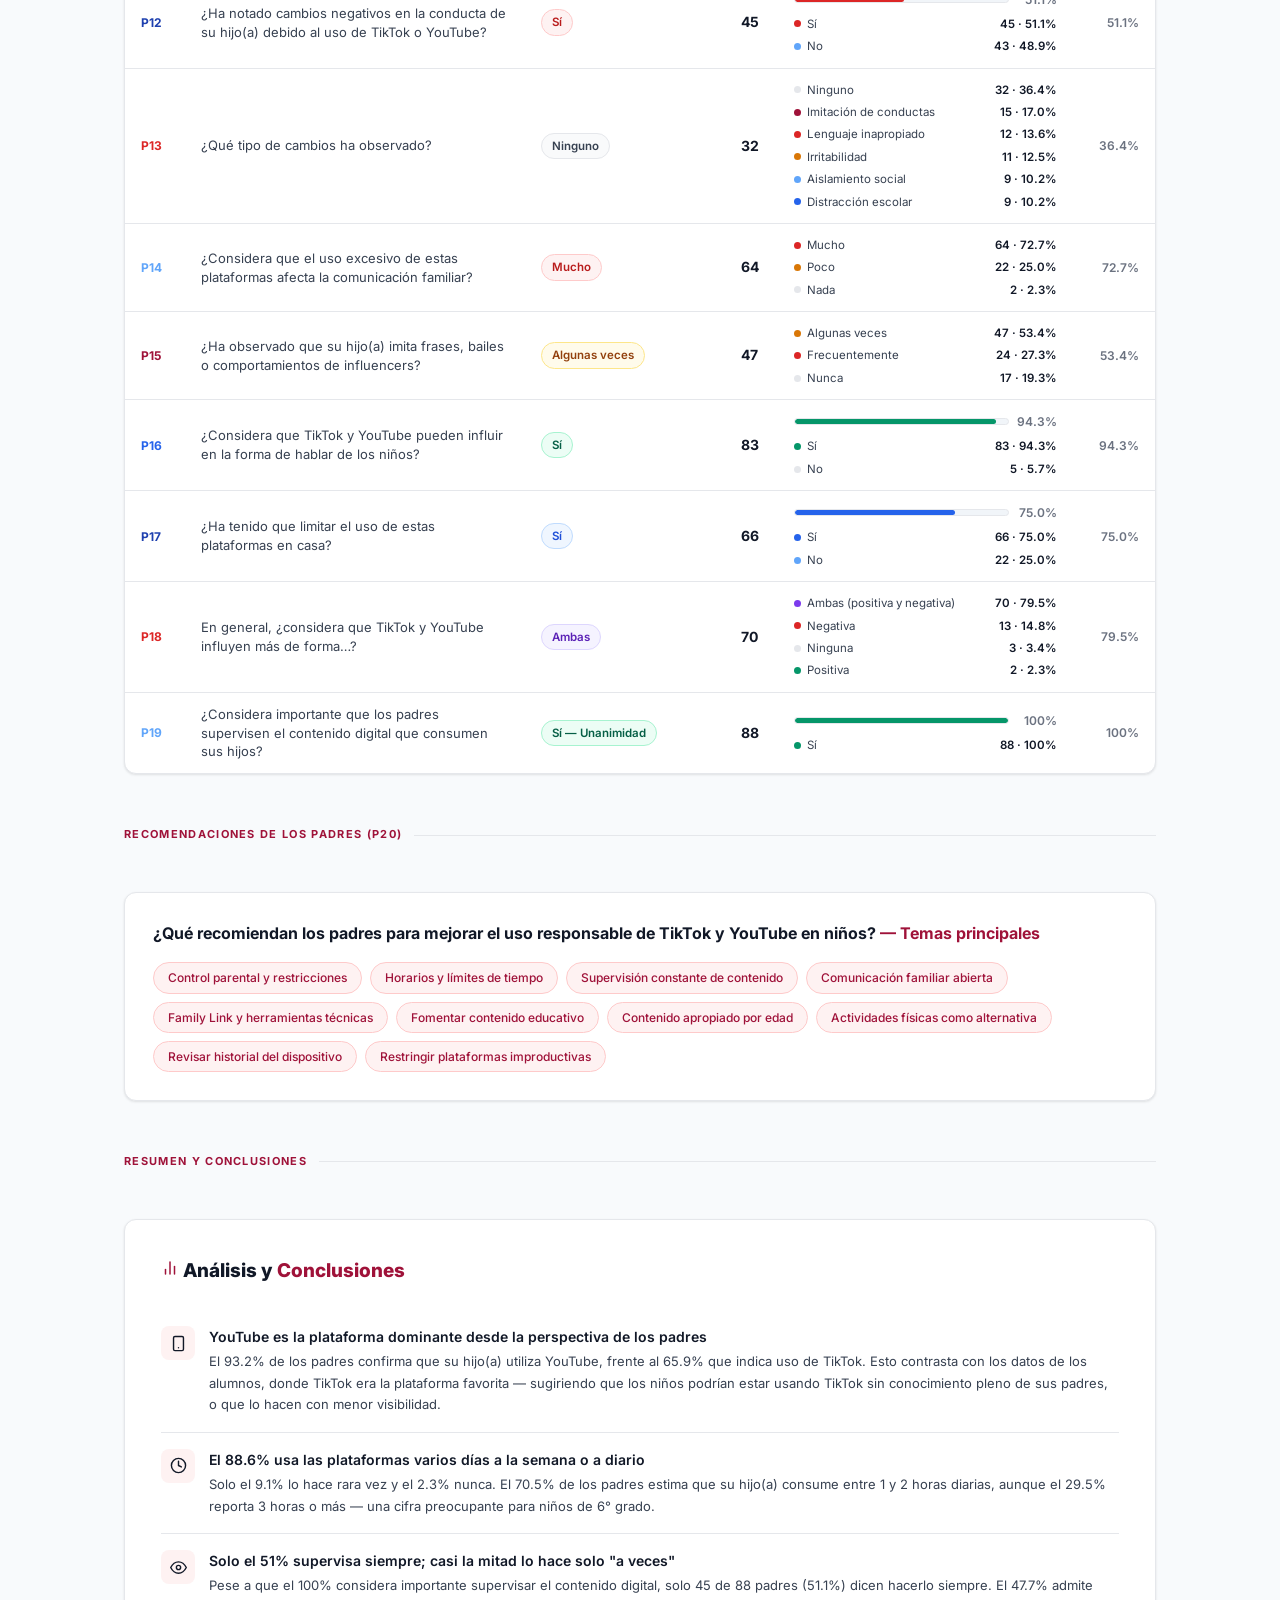
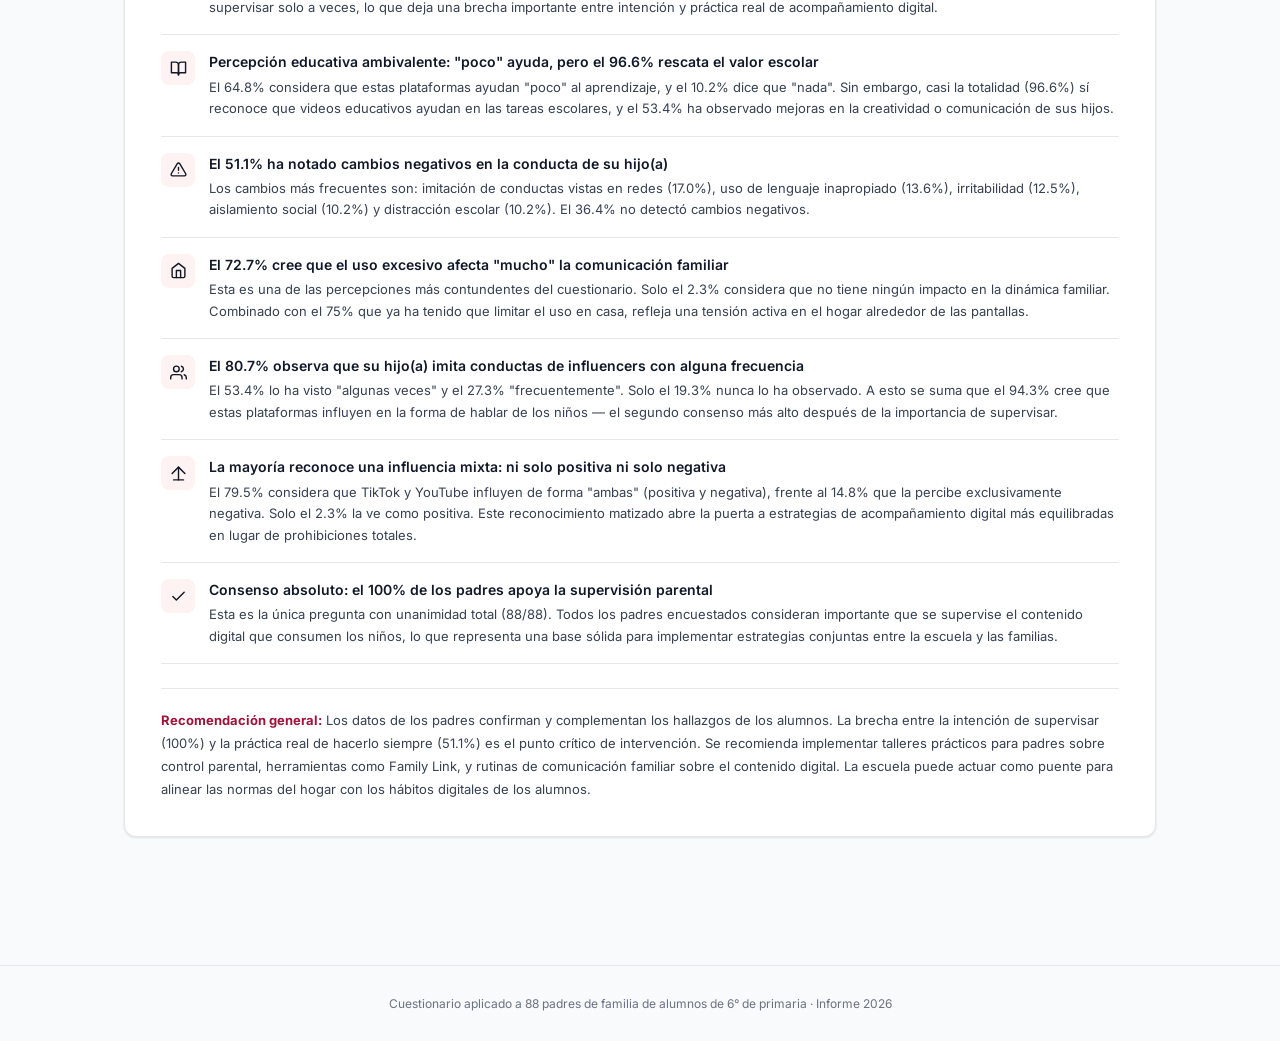
<file: encuestaPadres.html>
<!DOCTYPE html>
<html lang="es">

<head>
    <meta charset="UTF-8">
    <meta name="viewport" content="width=device-width, initial-scale=1.0">
    <title>Resultados — Cuestionario para Padres de Familia</title>
    <link rel="preconnect" href="https://fonts.googleapis.com">
    <link href="https://fonts.googleapis.com/css2?family=Inter:wght@400;500;600;700;800&display=swap" rel="stylesheet">
    <link rel="stylesheet" href="stylesEncuestaPadres.css">
</head>

<body>

    <!-- HERO -->
    <header class="hero">
        <div class="hero-badge">
            <svg xmlns="http://www.w3.org/2000/svg" width="13" height="13" viewBox="0 0 24 24" fill="none"
                stroke="currentColor" stroke-width="2.5" stroke-linecap="round" stroke-linejoin="round">
                <path d="M14 2H6a2 2 0 0 0-2 2v16a2 2 0 0 0 2 2h12a2 2 0 0 0 2-2V8z" />
                <polyline points="14 2 14 8 20 8" />
                <line x1="16" y1="13" x2="8" y2="13" />
                <line x1="16" y1="17" x2="8" y2="17" />
                <polyline points="10 9 9 9 8 9" />
            </svg>
            Informe de Resultados · 2026
        </div>
        <h1>Cuestionario para<br><span>Padres de Familia</span></h1>
        <p class="hero-sub">Influencia de TikTok y YouTube en la conducta y comunicación de estudiantes de 6° de
            primaria — perspectiva de los padres</p>
        <div class="hero-kpis">
            <div class="hkpi">
                <div class="hkpi-num">88</div>
                <div class="hkpi-lbl">Padres encuestados</div>
            </div>
            <div class="hkpi">
                <div class="hkpi-num">20</div>
                <div class="hkpi-lbl">Preguntas</div>
            </div>
            <div class="hkpi">
                <div class="hkpi-num">85.2%</div>
                <div class="hkpi-lbl">Respondieron madres</div>
            </div>
            <div class="hkpi">
                <div class="hkpi-num">100%</div>
                <div class="hkpi-lbl">Aprueban supervisión</div>
            </div>
        </div>
    </header>

    <main class="page">

        <!-- TABLA RESUMEN -->
        <div class="section-label">Tabla resumen de resultados</div>
        <div class="card">
            <div class="tbl-wrap">
                <table>
                    <thead>
                        <tr>
                            <th>#</th>
                            <th>Pregunta</th>
                            <th>Respuesta principal</th>
                            <th style="text-align:center">n</th>
                            <th style="min-width:180px">Distribución completa</th>
                            <th style="text-align:right">%</th>
                        </tr>
                    </thead>
                    <tbody>

                        <!-- P1 Edad -->
                        <tr>
                            <td class="td-num" style="color:#2563EB">P1</td>
                            <td class="td-q">Edad del padre/madre o tutor</td>
                            <td><span class="badge badge-blue">31 a 40 años</span></td>
                            <td class="td-cnt">46</td>
                            <td>
                                <div class="opts-list">
                                    <div class="opt-row">
                                        <div class="opt-dot" style="background:#2563EB"></div><span class="opt-lbl">31 a
                                            40 años</span><span class="opt-val">46 · 52.3%</span>
                                    </div>
                                    <div class="opt-row">
                                        <div class="opt-dot" style="background:#60A5FA"></div><span class="opt-lbl">41 a
                                            50 años</span><span class="opt-val">35 · 39.8%</span>
                                    </div>
                                    <div class="opt-row">
                                        <div class="opt-dot" style="background:#9F1239"></div><span class="opt-lbl">Más
                                            de 50 años</span><span class="opt-val">5 · 5.7%</span>
                                    </div>
                                    <div class="opt-row">
                                        <div class="opt-dot" style="background:#E5E7EB"></div><span class="opt-lbl">20 a
                                            30 años</span><span class="opt-val">2 · 2.3%</span>
                                    </div>
                                </div>
                            </td>
                            <td class="td-pct-val">52.3%</td>
                        </tr>

                        <!-- P2 Sexo -->
                        <tr>
                            <td class="td-num" style="color:#1E40AF">P2</td>
                            <td class="td-q">Sexo del encuestado</td>
                            <td><span class="badge badge-red">Femenino</span></td>
                            <td class="td-cnt">75</td>
                            <td>
                                <div class="opts-list">
                                    <div class="opt-row">
                                        <div class="opt-dot" style="background:#9F1239"></div><span
                                            class="opt-lbl">Femenino</span><span class="opt-val">75 · 85.2%</span>
                                    </div>
                                    <div class="opt-row">
                                        <div class="opt-dot" style="background:#60A5FA"></div><span
                                            class="opt-lbl">Masculino</span><span class="opt-val">13 · 14.8%</span>
                                    </div>
                                </div>
                            </td>
                            <td class="td-pct-val">85.2%</td>
                        </tr>

                        <!-- P3 TikTok hijo -->
                        <tr>
                            <td class="td-num" style="color:#DC2626">P3</td>
                            <td class="td-q">¿Su hijo(a) utiliza TikTok?</td>
                            <td><span class="badge badge-blue">Sí</span></td>
                            <td class="td-cnt">58</td>
                            <td>
                                <div class="mini-bar-wrap">
                                    <div class="mini-bar-track">
                                        <div class="mini-bar-fill" style="width:65.9%;background:#DC2626"></div>
                                    </div>
                                    <span class="mini-pct">65.9%</span>
                                </div>
                                <div class="opts-list" style="margin-top:6px">
                                    <div class="opt-row">
                                        <div class="opt-dot" style="background:#DC2626"></div><span
                                            class="opt-lbl">Sí</span><span class="opt-val">58 · 65.9%</span>
                                    </div>
                                    <div class="opt-row">
                                        <div class="opt-dot" style="background:#60A5FA"></div><span
                                            class="opt-lbl">No</span><span class="opt-val">30 · 34.1%</span>
                                    </div>
                                </div>
                            </td>
                            <td class="td-pct-val">65.9%</td>
                        </tr>

                        <!-- P4 YouTube hijo -->
                        <tr>
                            <td class="td-num" style="color:#60A5FA">P4</td>
                            <td class="td-q">¿Su hijo(a) utiliza YouTube?</td>
                            <td><span class="badge badge-green">Sí</span></td>
                            <td class="td-cnt">82</td>
                            <td>
                                <div class="mini-bar-wrap">
                                    <div class="mini-bar-track">
                                        <div class="mini-bar-fill" style="width:93.2%;background:#059669"></div>
                                    </div>
                                    <span class="mini-pct">93.2%</span>
                                </div>
                                <div class="opts-list" style="margin-top:6px">
                                    <div class="opt-row">
                                        <div class="opt-dot" style="background:#059669"></div><span
                                            class="opt-lbl">Sí</span><span class="opt-val">82 · 93.2%</span>
                                    </div>
                                    <div class="opt-row">
                                        <div class="opt-dot" style="background:#E5E7EB"></div><span
                                            class="opt-lbl">No</span><span class="opt-val">6 · 6.8%</span>
                                    </div>
                                </div>
                            </td>
                            <td class="td-pct-val">93.2%</td>
                        </tr>

                        <!-- P5 Frecuencia -->
                        <tr>
                            <td class="td-num" style="color:#9F1239">P5</td>
                            <td class="td-q">¿Con qué frecuencia su hijo(a) utiliza TikTok y/o YouTube?</td>
                            <td><span class="badge badge-amber">Varias veces/semana</span></td>
                            <td class="td-cnt">41</td>
                            <td>
                                <div class="opts-list">
                                    <div class="opt-row">
                                        <div class="opt-dot" style="background:#D97706"></div><span
                                            class="opt-lbl">Varias veces por semana</span><span class="opt-val">41 ·
                                            46.6%</span>
                                    </div>
                                    <div class="opt-row">
                                        <div class="opt-dot" style="background:#DC2626"></div><span
                                            class="opt-lbl">Todos los días</span><span class="opt-val">37 · 42.0%</span>
                                    </div>
                                    <div class="opt-row">
                                        <div class="opt-dot" style="background:#60A5FA"></div><span class="opt-lbl">Rara
                                            vez</span><span class="opt-val">8 · 9.1%</span>
                                    </div>
                                    <div class="opt-row">
                                        <div class="opt-dot" style="background:#E5E7EB"></div><span
                                            class="opt-lbl">Nunca</span><span class="opt-val">2 · 2.3%</span>
                                    </div>
                                </div>
                            </td>
                            <td class="td-pct-val">46.6%</td>
                        </tr>

                        <!-- P6 Tiempo -->
                        <tr>
                            <td class="td-num" style="color:#2563EB">P6</td>
                            <td class="td-q">¿Cuánto tiempo al día pasa su hijo(a) viendo contenido en estas
                                plataformas?</td>
                            <td><span class="badge badge-blue">1 a 2 horas</span></td>
                            <td class="td-cnt">62</td>
                            <td>
                                <div class="opts-list">
                                    <div class="opt-row">
                                        <div class="opt-dot" style="background:#2563EB"></div><span class="opt-lbl">1 a
                                            2 horas</span><span class="opt-val">62 · 70.5%</span>
                                    </div>
                                    <div class="opt-row">
                                        <div class="opt-dot" style="background:#D97706"></div><span class="opt-lbl">3 a
                                            4 horas</span><span class="opt-val">23 · 26.1%</span>
                                    </div>
                                    <div class="opt-row">
                                        <div class="opt-dot" style="background:#DC2626"></div><span class="opt-lbl">Más
                                            de 4 horas</span><span class="opt-val">3 · 3.4%</span>
                                    </div>
                                </div>
                            </td>
                            <td class="td-pct-val">70.5%</td>
                        </tr>

                        <!-- P7 Supervisión -->
                        <tr>
                            <td class="td-num" style="color:#1E40AF">P7</td>
                            <td class="td-q">¿Supervisa usted el contenido que observa su hijo(a)?</td>
                            <td><span class="badge badge-green">Siempre</span></td>
                            <td class="td-cnt">45</td>
                            <td>
                                <div class="opts-list">
                                    <div class="opt-row">
                                        <div class="opt-dot" style="background:#059669"></div><span
                                            class="opt-lbl">Siempre</span><span class="opt-val">45 · 51.1%</span>
                                    </div>
                                    <div class="opt-row">
                                        <div class="opt-dot" style="background:#D97706"></div><span class="opt-lbl">A
                                            veces</span><span class="opt-val">42 · 47.7%</span>
                                    </div>
                                    <div class="opt-row">
                                        <div class="opt-dot" style="background:#DC2626"></div><span
                                            class="opt-lbl">Nunca</span><span class="opt-val">1 · 1.1%</span>
                                    </div>
                                </div>
                            </td>
                            <td class="td-pct-val">51.1%</td>
                        </tr>

                        <!-- P8 Aprender -->
                        <tr>
                            <td class="td-num" style="color:#DC2626">P8</td>
                            <td class="td-q">¿Considera que TikTok y YouTube ayudan a su hijo(a) a aprender cosas
                                nuevas?</td>
                            <td><span class="badge badge-amber">Poco</span></td>
                            <td class="td-cnt">57</td>
                            <td>
                                <div class="opts-list">
                                    <div class="opt-row">
                                        <div class="opt-dot" style="background:#D97706"></div><span
                                            class="opt-lbl">Poco</span><span class="opt-val">57 · 64.8%</span>
                                    </div>
                                    <div class="opt-row">
                                        <div class="opt-dot" style="background:#2563EB"></div><span
                                            class="opt-lbl">Mucho</span><span class="opt-val">22 · 25.0%</span>
                                    </div>
                                    <div class="opt-row">
                                        <div class="opt-dot" style="background:#E5E7EB"></div><span
                                            class="opt-lbl">Nada</span><span class="opt-val">9 · 10.2%</span>
                                    </div>
                                </div>
                            </td>
                            <td class="td-pct-val">64.8%</td>
                        </tr>

                        <!-- P9 Creatividad -->
                        <tr>
                            <td class="td-num" style="color:#60A5FA">P9</td>
                            <td class="td-q">¿Ha observado mejoras en la creatividad o comunicación de su hijo(a)
                                gracias al contenido digital?</td>
                            <td><span class="badge badge-blue">Sí</span></td>
                            <td class="td-cnt">47</td>
                            <td>
                                <div class="mini-bar-wrap">
                                    <div class="mini-bar-track">
                                        <div class="mini-bar-fill" style="width:53.4%;background:#2563EB"></div>
                                    </div>
                                    <span class="mini-pct">53.4%</span>
                                </div>
                                <div class="opts-list" style="margin-top:6px">
                                    <div class="opt-row">
                                        <div class="opt-dot" style="background:#2563EB"></div><span
                                            class="opt-lbl">Sí</span><span class="opt-val">47 · 53.4%</span>
                                    </div>
                                    <div class="opt-row">
                                        <div class="opt-dot" style="background:#60A5FA"></div><span
                                            class="opt-lbl">No</span><span class="opt-val">41 · 46.6%</span>
                                    </div>
                                </div>
                            </td>
                            <td class="td-pct-val">53.4%</td>
                        </tr>

                        <!-- P10 Tareas -->
                        <tr>
                            <td class="td-num" style="color:#9F1239">P10</td>
                            <td class="td-q">¿Considera que algunas plataformas educativas o videos ayudan en sus tareas
                                escolares?</td>
                            <td><span class="badge badge-green">Sí</span></td>
                            <td class="td-cnt">85</td>
                            <td>
                                <div class="mini-bar-wrap">
                                    <div class="mini-bar-track">
                                        <div class="mini-bar-fill" style="width:96.6%;background:#059669"></div>
                                    </div>
                                    <span class="mini-pct">96.6%</span>
                                </div>
                                <div class="opts-list" style="margin-top:6px">
                                    <div class="opt-row">
                                        <div class="opt-dot" style="background:#059669"></div><span
                                            class="opt-lbl">Sí</span><span class="opt-val">85 · 96.6%</span>
                                    </div>
                                    <div class="opt-row">
                                        <div class="opt-dot" style="background:#E5E7EB"></div><span
                                            class="opt-lbl">No</span><span class="opt-val">3 · 3.4%</span>
                                    </div>
                                </div>
                            </td>
                            <td class="td-pct-val">96.6%</td>
                        </tr>

                        <!-- P11 Comparte info -->
                        <tr>
                            <td class="td-num" style="color:#2563EB">P11</td>
                            <td class="td-q">¿Su hijo(a) comparte información educativa o interesante aprendida en
                                TikTok o YouTube?</td>
                            <td><span class="badge badge-amber">Algunas veces</span></td>
                            <td class="td-cnt">62</td>
                            <td>
                                <div class="opts-list">
                                    <div class="opt-row">
                                        <div class="opt-dot" style="background:#D97706"></div><span
                                            class="opt-lbl">Algunas veces</span><span class="opt-val">62 · 70.5%</span>
                                    </div>
                                    <div class="opt-row">
                                        <div class="opt-dot" style="background:#E5E7EB"></div><span
                                            class="opt-lbl">Nunca</span><span class="opt-val">14 · 15.9%</span>
                                    </div>
                                    <div class="opt-row">
                                        <div class="opt-dot" style="background:#2563EB"></div><span
                                            class="opt-lbl">Frecuentemente</span><span class="opt-val">12 · 13.6%</span>
                                    </div>
                                </div>
                            </td>
                            <td class="td-pct-val">70.5%</td>
                        </tr>

                        <!-- P12 Cambios negativos -->
                        <tr>
                            <td class="td-num" style="color:#1E40AF">P12</td>
                            <td class="td-q">¿Ha notado cambios negativos en la conducta de su hijo(a) debido al uso de
                                TikTok o YouTube?</td>
                            <td><span class="badge badge-red">Sí</span></td>
                            <td class="td-cnt">45</td>
                            <td>
                                <div class="mini-bar-wrap">
                                    <div class="mini-bar-track">
                                        <div class="mini-bar-fill" style="width:51.1%;background:#DC2626"></div>
                                    </div>
                                    <span class="mini-pct">51.1%</span>
                                </div>
                                <div class="opts-list" style="margin-top:6px">
                                    <div class="opt-row">
                                        <div class="opt-dot" style="background:#DC2626"></div><span
                                            class="opt-lbl">Sí</span><span class="opt-val">45 · 51.1%</span>
                                    </div>
                                    <div class="opt-row">
                                        <div class="opt-dot" style="background:#60A5FA"></div><span
                                            class="opt-lbl">No</span><span class="opt-val">43 · 48.9%</span>
                                    </div>
                                </div>
                            </td>
                            <td class="td-pct-val">51.1%</td>
                        </tr>

                        <!-- P13 Tipo de cambios -->
                        <tr>
                            <td class="td-num" style="color:#DC2626">P13</td>
                            <td class="td-q">¿Qué tipo de cambios ha observado?</td>
                            <td><span class="badge badge-gray">Ninguno</span></td>
                            <td class="td-cnt">32</td>
                            <td>
                                <div class="opts-list">
                                    <div class="opt-row">
                                        <div class="opt-dot" style="background:#E5E7EB"></div><span
                                            class="opt-lbl">Ninguno</span><span class="opt-val">32 · 36.4%</span>
                                    </div>
                                    <div class="opt-row">
                                        <div class="opt-dot" style="background:#9F1239"></div><span
                                            class="opt-lbl">Imitación de conductas</span><span class="opt-val">15 ·
                                            17.0%</span>
                                    </div>
                                    <div class="opt-row">
                                        <div class="opt-dot" style="background:#DC2626"></div><span
                                            class="opt-lbl">Lenguaje inapropiado</span><span class="opt-val">12 ·
                                            13.6%</span>
                                    </div>
                                    <div class="opt-row">
                                        <div class="opt-dot" style="background:#D97706"></div><span
                                            class="opt-lbl">Irritabilidad</span><span class="opt-val">11 · 12.5%</span>
                                    </div>
                                    <div class="opt-row">
                                        <div class="opt-dot" style="background:#60A5FA"></div><span
                                            class="opt-lbl">Aislamiento social</span><span class="opt-val">9 ·
                                            10.2%</span>
                                    </div>
                                    <div class="opt-row">
                                        <div class="opt-dot" style="background:#2563EB"></div><span
                                            class="opt-lbl">Distracción escolar</span><span class="opt-val">9 ·
                                            10.2%</span>
                                    </div>
                                </div>
                            </td>
                            <td class="td-pct-val">36.4%</td>
                        </tr>

                        <!-- P14 Comunicación familiar -->
                        <tr>
                            <td class="td-num" style="color:#60A5FA">P14</td>
                            <td class="td-q">¿Considera que el uso excesivo de estas plataformas afecta la comunicación
                                familiar?</td>
                            <td><span class="badge badge-red">Mucho</span></td>
                            <td class="td-cnt">64</td>
                            <td>
                                <div class="opts-list">
                                    <div class="opt-row">
                                        <div class="opt-dot" style="background:#DC2626"></div><span
                                            class="opt-lbl">Mucho</span><span class="opt-val">64 · 72.7%</span>
                                    </div>
                                    <div class="opt-row">
                                        <div class="opt-dot" style="background:#D97706"></div><span
                                            class="opt-lbl">Poco</span><span class="opt-val">22 · 25.0%</span>
                                    </div>
                                    <div class="opt-row">
                                        <div class="opt-dot" style="background:#E5E7EB"></div><span
                                            class="opt-lbl">Nada</span><span class="opt-val">2 · 2.3%</span>
                                    </div>
                                </div>
                            </td>
                            <td class="td-pct-val">72.7%</td>
                        </tr>

                        <!-- P15 Imita influencers -->
                        <tr>
                            <td class="td-num" style="color:#9F1239">P15</td>
                            <td class="td-q">¿Ha observado que su hijo(a) imita frases, bailes o comportamientos de
                                influencers?</td>
                            <td><span class="badge badge-amber">Algunas veces</span></td>
                            <td class="td-cnt">47</td>
                            <td>
                                <div class="opts-list">
                                    <div class="opt-row">
                                        <div class="opt-dot" style="background:#D97706"></div><span
                                            class="opt-lbl">Algunas veces</span><span class="opt-val">47 · 53.4%</span>
                                    </div>
                                    <div class="opt-row">
                                        <div class="opt-dot" style="background:#DC2626"></div><span
                                            class="opt-lbl">Frecuentemente</span><span class="opt-val">24 · 27.3%</span>
                                    </div>
                                    <div class="opt-row">
                                        <div class="opt-dot" style="background:#E5E7EB"></div><span
                                            class="opt-lbl">Nunca</span><span class="opt-val">17 · 19.3%</span>
                                    </div>
                                </div>
                            </td>
                            <td class="td-pct-val">53.4%</td>
                        </tr>

                        <!-- P16 Influye en hablar -->
                        <tr>
                            <td class="td-num" style="color:#2563EB">P16</td>
                            <td class="td-q">¿Considera que TikTok y YouTube pueden influir en la forma de hablar de los
                                niños?</td>
                            <td><span class="badge badge-green">Sí</span></td>
                            <td class="td-cnt">83</td>
                            <td>
                                <div class="mini-bar-wrap">
                                    <div class="mini-bar-track">
                                        <div class="mini-bar-fill" style="width:94.3%;background:#059669"></div>
                                    </div>
                                    <span class="mini-pct">94.3%</span>
                                </div>
                                <div class="opts-list" style="margin-top:6px">
                                    <div class="opt-row">
                                        <div class="opt-dot" style="background:#059669"></div><span
                                            class="opt-lbl">Sí</span><span class="opt-val">83 · 94.3%</span>
                                    </div>
                                    <div class="opt-row">
                                        <div class="opt-dot" style="background:#E5E7EB"></div><span
                                            class="opt-lbl">No</span><span class="opt-val">5 · 5.7%</span>
                                    </div>
                                </div>
                            </td>
                            <td class="td-pct-val">94.3%</td>
                        </tr>

                        <!-- P17 Limitó uso -->
                        <tr>
                            <td class="td-num" style="color:#1E40AF">P17</td>
                            <td class="td-q">¿Ha tenido que limitar el uso de estas plataformas en casa?</td>
                            <td><span class="badge badge-blue">Sí</span></td>
                            <td class="td-cnt">66</td>
                            <td>
                                <div class="mini-bar-wrap">
                                    <div class="mini-bar-track">
                                        <div class="mini-bar-fill" style="width:75%;background:#2563EB"></div>
                                    </div>
                                    <span class="mini-pct">75.0%</span>
                                </div>
                                <div class="opts-list" style="margin-top:6px">
                                    <div class="opt-row">
                                        <div class="opt-dot" style="background:#2563EB"></div><span
                                            class="opt-lbl">Sí</span><span class="opt-val">66 · 75.0%</span>
                                    </div>
                                    <div class="opt-row">
                                        <div class="opt-dot" style="background:#60A5FA"></div><span
                                            class="opt-lbl">No</span><span class="opt-val">22 · 25.0%</span>
                                    </div>
                                </div>
                            </td>
                            <td class="td-pct-val">75.0%</td>
                        </tr>

                        <!-- P18 Influencia positiva/negativa -->
                        <tr>
                            <td class="td-num" style="color:#DC2626">P18</td>
                            <td class="td-q">En general, ¿considera que TikTok y YouTube influyen más de forma…?</td>
                            <td><span class="badge badge-purple">Ambas</span></td>
                            <td class="td-cnt">70</td>
                            <td>
                                <div class="opts-list">
                                    <div class="opt-row">
                                        <div class="opt-dot" style="background:#7C3AED"></div><span
                                            class="opt-lbl">Ambas (positiva y negativa)</span><span class="opt-val">70 ·
                                            79.5%</span>
                                    </div>
                                    <div class="opt-row">
                                        <div class="opt-dot" style="background:#DC2626"></div><span
                                            class="opt-lbl">Negativa</span><span class="opt-val">13 · 14.8%</span>
                                    </div>
                                    <div class="opt-row">
                                        <div class="opt-dot" style="background:#E5E7EB"></div><span
                                            class="opt-lbl">Ninguna</span><span class="opt-val">3 · 3.4%</span>
                                    </div>
                                    <div class="opt-row">
                                        <div class="opt-dot" style="background:#059669"></div><span
                                            class="opt-lbl">Positiva</span><span class="opt-val">2 · 2.3%</span>
                                    </div>
                                </div>
                            </td>
                            <td class="td-pct-val">79.5%</td>
                        </tr>

                        <!-- P19 Supervisión importante -->
                        <tr>
                            <td class="td-num" style="color:#60A5FA">P19</td>
                            <td class="td-q">¿Considera importante que los padres supervisen el contenido digital que
                                consumen sus hijos?</td>
                            <td><span class="badge badge-green">Sí — Unanimidad</span></td>
                            <td class="td-cnt">88</td>
                            <td>
                                <div class="mini-bar-wrap">
                                    <div class="mini-bar-track">
                                        <div class="mini-bar-fill" style="width:100%;background:#059669"></div>
                                    </div>
                                    <span class="mini-pct">100%</span>
                                </div>
                                <div class="opts-list" style="margin-top:6px">
                                    <div class="opt-row">
                                        <div class="opt-dot" style="background:#059669"></div><span
                                            class="opt-lbl">Sí</span><span class="opt-val">88 · 100%</span>
                                    </div>
                                </div>
                            </td>
                            <td class="td-pct-val">100%</td>
                        </tr>

                    </tbody>
                </table>
            </div>
        </div>

        <!-- RECOMENDACIONES P20 -->
        <div class="section-label">Recomendaciones de los padres (P20)</div>
        <div class="rec-section">
            <h3>¿Qué recomiendan los padres para mejorar el uso responsable de TikTok y YouTube en niños? <span>— Temas
                    principales</span></h3>
            <div class="rec-tags">
                <span class="rec-tag">Control parental y restricciones</span>
                <span class="rec-tag">Horarios y límites de tiempo</span>
                <span class="rec-tag">Supervisión constante de contenido</span>
                <span class="rec-tag">Comunicación familiar abierta</span>
                <span class="rec-tag">Family Link y herramientas técnicas</span>
                <span class="rec-tag">Fomentar contenido educativo</span>
                <span class="rec-tag">Contenido apropiado por edad</span>
                <span class="rec-tag">Actividades físicas como alternativa</span>
                <span class="rec-tag">Revisar historial del dispositivo</span>
                <span class="rec-tag">Restringir plataformas improductivas</span>
            </div>
        </div>

        <!-- CONCLUSIONES -->
        <div class="section-label">Resumen y conclusiones</div>
        <div class="conclusion">
            <h2>
                <span class="h2-icon">
                    <svg xmlns="http://www.w3.org/2000/svg" width="18" height="18" viewBox="0 0 24 24" fill="none"
                        stroke="currentColor" stroke-width="2" stroke-linecap="round" stroke-linejoin="round">
                        <line x1="18" y1="20" x2="18" y2="10" />
                        <line x1="12" y1="20" x2="12" y2="4" />
                        <line x1="6" y1="20" x2="6" y2="14" />
                    </svg>
                </span>
                Análisis y <span>Conclusiones</span>
            </h2>

            <div class="finding">
                <div class="finding-icon"><svg xmlns="http://www.w3.org/2000/svg" width="17" height="17"
                        viewBox="0 0 24 24" fill="none" stroke="currentColor" stroke-width="2" stroke-linecap="round"
                        stroke-linejoin="round">
                        <rect x="5" y="2" width="14" height="20" rx="2" ry="2" />
                        <line x1="12" y1="18" x2="12.01" y2="18" />
                    </svg></div>
                <div class="finding-text">
                    <strong>YouTube es la plataforma dominante desde la perspectiva de los padres</strong>
                    <p>El 93.2% de los padres confirma que su hijo(a) utiliza YouTube, frente al 65.9% que indica uso de
                        TikTok. Esto contrasta con los datos de los alumnos, donde TikTok era la plataforma favorita —
                        sugiriendo que los niños podrían estar usando TikTok sin conocimiento pleno de sus padres, o que
                        lo hacen con menor visibilidad.</p>
                </div>
            </div>

            <div class="finding">
                <div class="finding-icon"><svg xmlns="http://www.w3.org/2000/svg" width="17" height="17"
                        viewBox="0 0 24 24" fill="none" stroke="currentColor" stroke-width="2" stroke-linecap="round"
                        stroke-linejoin="round">
                        <circle cx="12" cy="12" r="10" />
                        <polyline points="12 6 12 12 16 14" />
                    </svg></div>
                <div class="finding-text">
                    <strong>El 88.6% usa las plataformas varios días a la semana o a diario</strong>
                    <p>Solo el 9.1% lo hace rara vez y el 2.3% nunca. El 70.5% de los padres estima que su hijo(a)
                        consume entre 1 y 2 horas diarias, aunque el 29.5% reporta 3 horas o más — una cifra preocupante
                        para niños de 6° grado.</p>
                </div>
            </div>

            <div class="finding">
                <div class="finding-icon"><svg xmlns="http://www.w3.org/2000/svg" width="17" height="17"
                        viewBox="0 0 24 24" fill="none" stroke="currentColor" stroke-width="2" stroke-linecap="round"
                        stroke-linejoin="round">
                        <path d="M1 12s4-8 11-8 11 8 11 8-4 8-11 8-11-8-11-8z" />
                        <circle cx="12" cy="12" r="3" />
                    </svg></div>
                <div class="finding-text">
                    <strong>Solo el 51% supervisa siempre; casi la mitad lo hace solo "a veces"</strong>
                    <p>Pese a que el 100% considera importante supervisar el contenido digital, solo 45 de 88 padres
                        (51.1%) dicen hacerlo siempre. El 47.7% admite supervisar solo a veces, lo que deja una brecha
                        importante entre intención y práctica real de acompañamiento digital.</p>
                </div>
            </div>

            <div class="finding">
                <div class="finding-icon"><svg xmlns="http://www.w3.org/2000/svg" width="17" height="17"
                        viewBox="0 0 24 24" fill="none" stroke="currentColor" stroke-width="2" stroke-linecap="round"
                        stroke-linejoin="round">
                        <path d="M2 3h6a4 4 0 0 1 4 4v14a3 3 0 0 0-3-3H2z" />
                        <path d="M22 3h-6a4 4 0 0 0-4 4v14a3 3 0 0 1 3-3h7z" />
                    </svg></div>
                <div class="finding-text">
                    <strong>Percepción educativa ambivalente: "poco" ayuda, pero el 96.6% rescata el valor
                        escolar</strong>
                    <p>El 64.8% considera que estas plataformas ayudan "poco" al aprendizaje, y el 10.2% dice que
                        "nada". Sin embargo, casi la totalidad (96.6%) sí reconoce que videos educativos ayudan en las
                        tareas escolares, y el 53.4% ha observado mejoras en la creatividad o comunicación de sus hijos.
                    </p>
                </div>
            </div>

            <div class="finding">
                <div class="finding-icon"><svg xmlns="http://www.w3.org/2000/svg" width="17" height="17"
                        viewBox="0 0 24 24" fill="none" stroke="currentColor" stroke-width="2" stroke-linecap="round"
                        stroke-linejoin="round">
                        <path
                            d="M10.29 3.86L1.82 18a2 2 0 0 0 1.71 3h16.94a2 2 0 0 0 1.71-3L13.71 3.86a2 2 0 0 0-3.42 0z" />
                        <line x1="12" y1="9" x2="12" y2="13" />
                        <line x1="12" y1="17" x2="12.01" y2="17" />
                    </svg></div>
                <div class="finding-text">
                    <strong>El 51.1% ha notado cambios negativos en la conducta de su hijo(a)</strong>
                    <p>Los cambios más frecuentes son: imitación de conductas vistas en redes (17.0%), uso de lenguaje
                        inapropiado (13.6%), irritabilidad (12.5%), aislamiento social (10.2%) y distracción escolar
                        (10.2%). El 36.4% no detectó cambios negativos.</p>
                </div>
            </div>

            <div class="finding">
                <div class="finding-icon"><svg xmlns="http://www.w3.org/2000/svg" width="17" height="17"
                        viewBox="0 0 24 24" fill="none" stroke="currentColor" stroke-width="2" stroke-linecap="round"
                        stroke-linejoin="round">
                        <path d="M3 9l9-7 9 7v11a2 2 0 0 1-2 2H5a2 2 0 0 1-2-2z" />
                        <polyline points="9 22 9 12 15 12 15 22" />
                    </svg></div>
                <div class="finding-text">
                    <strong>El 72.7% cree que el uso excesivo afecta "mucho" la comunicación familiar</strong>
                    <p>Esta es una de las percepciones más contundentes del cuestionario. Solo el 2.3% considera que no
                        tiene ningún impacto en la dinámica familiar. Combinado con el 75% que ya ha tenido que limitar
                        el uso en casa, refleja una tensión activa en el hogar alrededor de las pantallas.</p>
                </div>
            </div>

            <div class="finding">
                <div class="finding-icon"><svg xmlns="http://www.w3.org/2000/svg" width="17" height="17"
                        viewBox="0 0 24 24" fill="none" stroke="currentColor" stroke-width="2" stroke-linecap="round"
                        stroke-linejoin="round">
                        <path d="M17 21v-2a4 4 0 0 0-4-4H5a4 4 0 0 0-4 4v2" />
                        <circle cx="9" cy="7" r="4" />
                        <path d="M23 21v-2a4 4 0 0 0-3-3.87" />
                        <path d="M16 3.13a4 4 0 0 1 0 7.75" />
                    </svg></div>
                <div class="finding-text">
                    <strong>El 80.7% observa que su hijo(a) imita conductas de influencers con alguna
                        frecuencia</strong>
                    <p>El 53.4% lo ha visto "algunas veces" y el 27.3% "frecuentemente". Solo el 19.3% nunca lo ha
                        observado. A esto se suma que el 94.3% cree que estas plataformas influyen en la forma de hablar
                        de los niños — el segundo consenso más alto después de la importancia de supervisar.</p>
                </div>
            </div>

            <div class="finding">
                <div class="finding-icon"><svg xmlns="http://www.w3.org/2000/svg" width="17" height="17"
                        viewBox="0 0 24 24" fill="none" stroke="currentColor" stroke-width="2" stroke-linecap="round"
                        stroke-linejoin="round">
                        <line x1="12" y1="3" x2="12" y2="21" />
                        <path d="M3 12l9-9 9 9" />
                        <path d="M5 21h14" />
                    </svg></div>
                <div class="finding-text">
                    <strong>La mayoría reconoce una influencia mixta: ni solo positiva ni solo negativa</strong>
                    <p>El 79.5% considera que TikTok y YouTube influyen de forma "ambas" (positiva y negativa), frente
                        al 14.8% que la percibe exclusivamente negativa. Solo el 2.3% la ve como positiva. Este
                        reconocimiento matizado abre la puerta a estrategias de acompañamiento digital más equilibradas
                        en lugar de prohibiciones totales.</p>
                </div>
            </div>

            <div class="finding">
                <div class="finding-icon"><svg xmlns="http://www.w3.org/2000/svg" width="17" height="17"
                        viewBox="0 0 24 24" fill="none" stroke="currentColor" stroke-width="2" stroke-linecap="round"
                        stroke-linejoin="round">
                        <polyline points="20 6 9 17 4 12" />
                    </svg></div>
                <div class="finding-text">
                    <strong>Consenso absoluto: el 100% de los padres apoya la supervisión parental</strong>
                    <p>Esta es la única pregunta con unanimidad total (88/88). Todos los padres encuestados consideran
                        importante que se supervise el contenido digital que consumen los niños, lo que representa una
                        base sólida para implementar estrategias conjuntas entre la escuela y las familias.</p>
                </div>
            </div>

            <div class="rec-box">
                <strong>Recomendación general:</strong> Los datos de los padres confirman y complementan los hallazgos
                de los alumnos. La brecha entre la intención de supervisar (100%) y la práctica real de hacerlo siempre
                (51.1%) es el punto crítico de intervención. Se recomienda implementar talleres prácticos para padres
                sobre control parental, herramientas como Family Link, y rutinas de comunicación familiar sobre el
                contenido digital. La escuela puede actuar como puente para alinear las normas del hogar con los hábitos
                digitales de los alumnos.
            </div>
        </div>

    </main>
    <footer>Cuestionario aplicado a 88 padres de familia de alumnos de 6° de primaria · Informe 2026</footer>

</body>

</html>
</file>
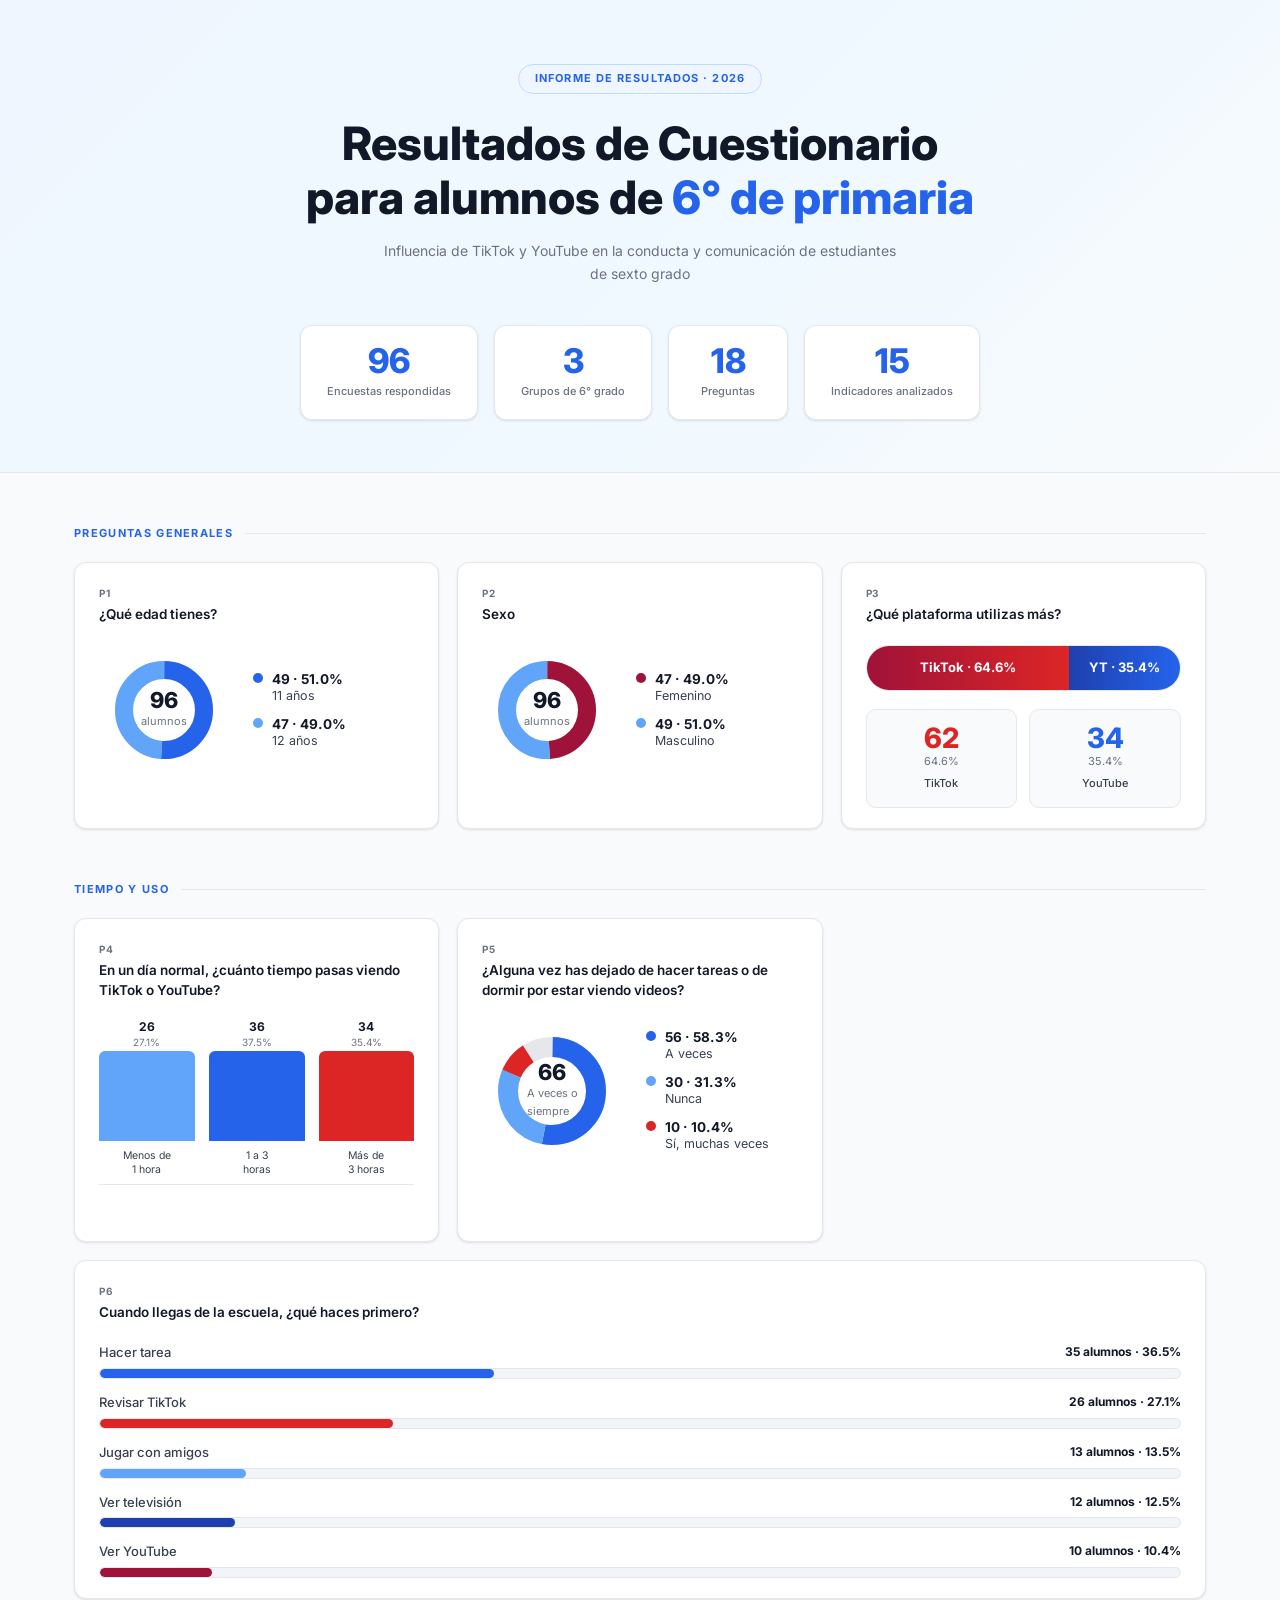
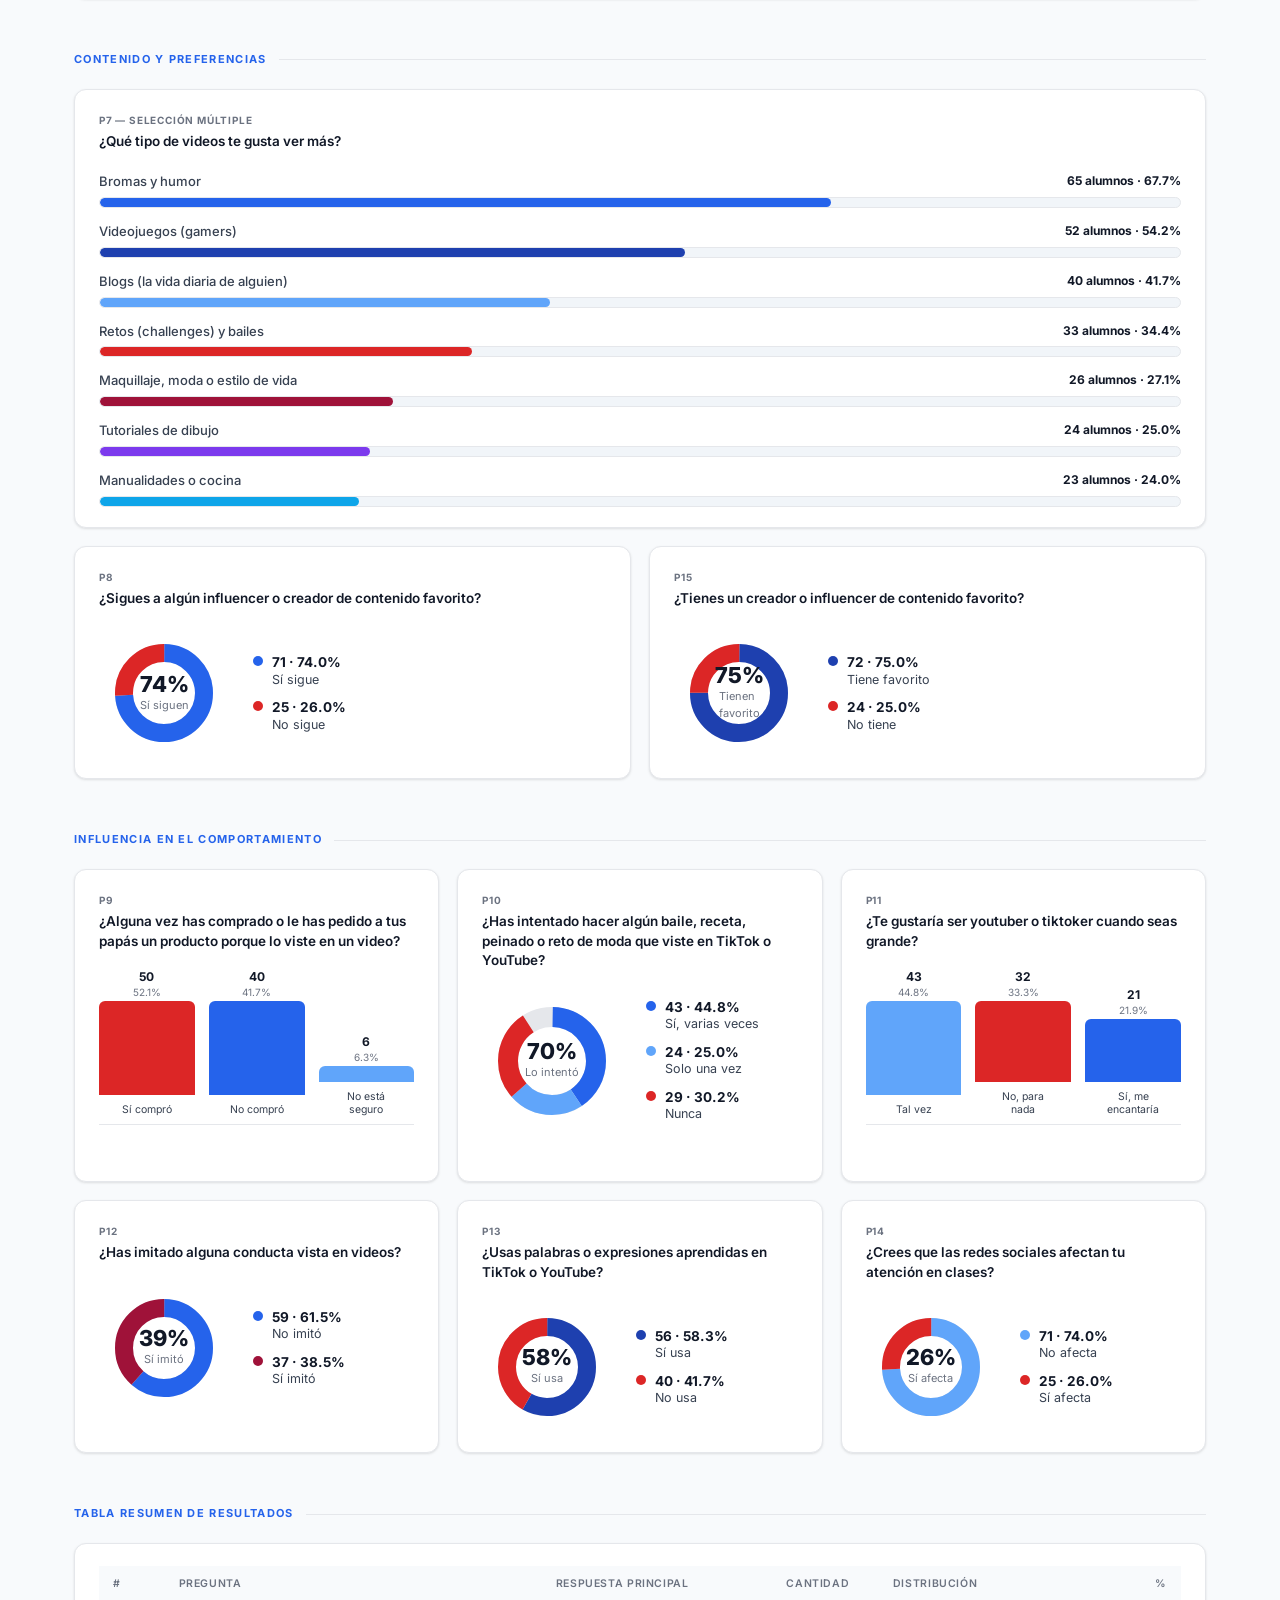
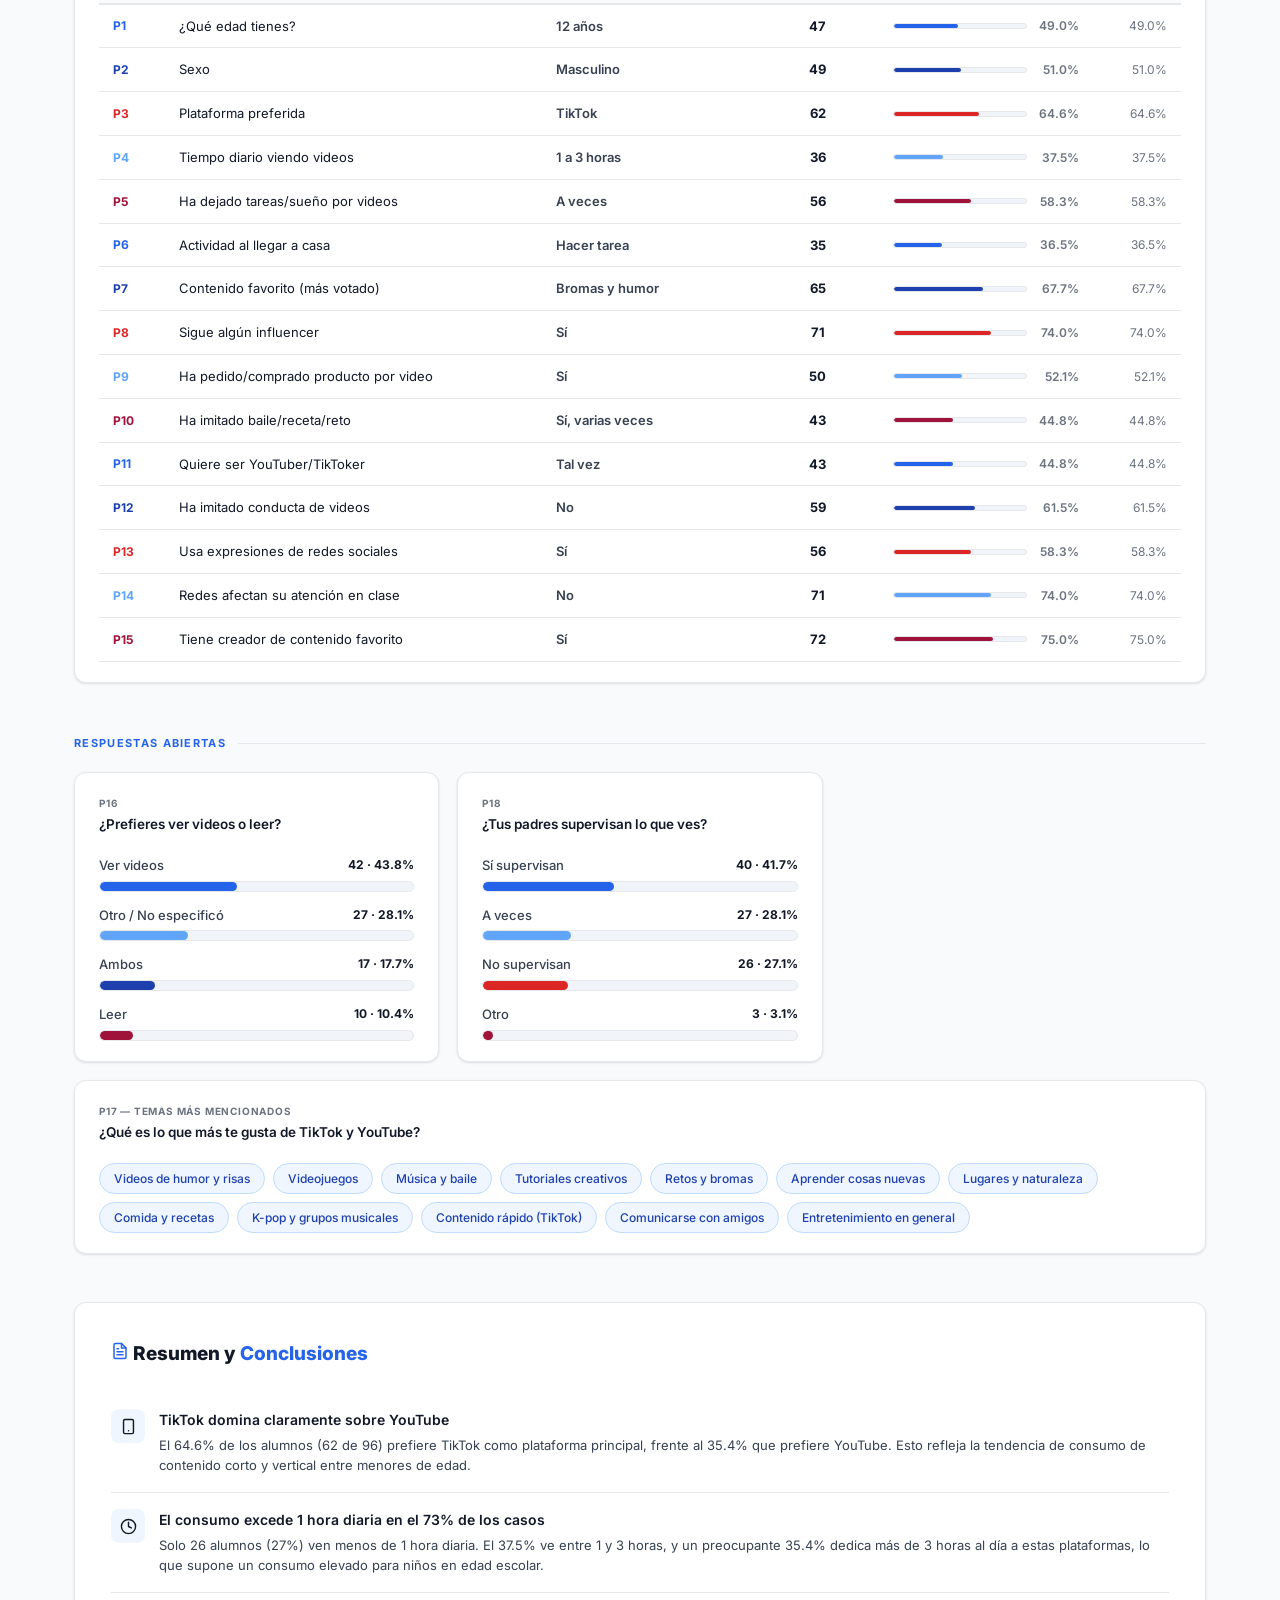
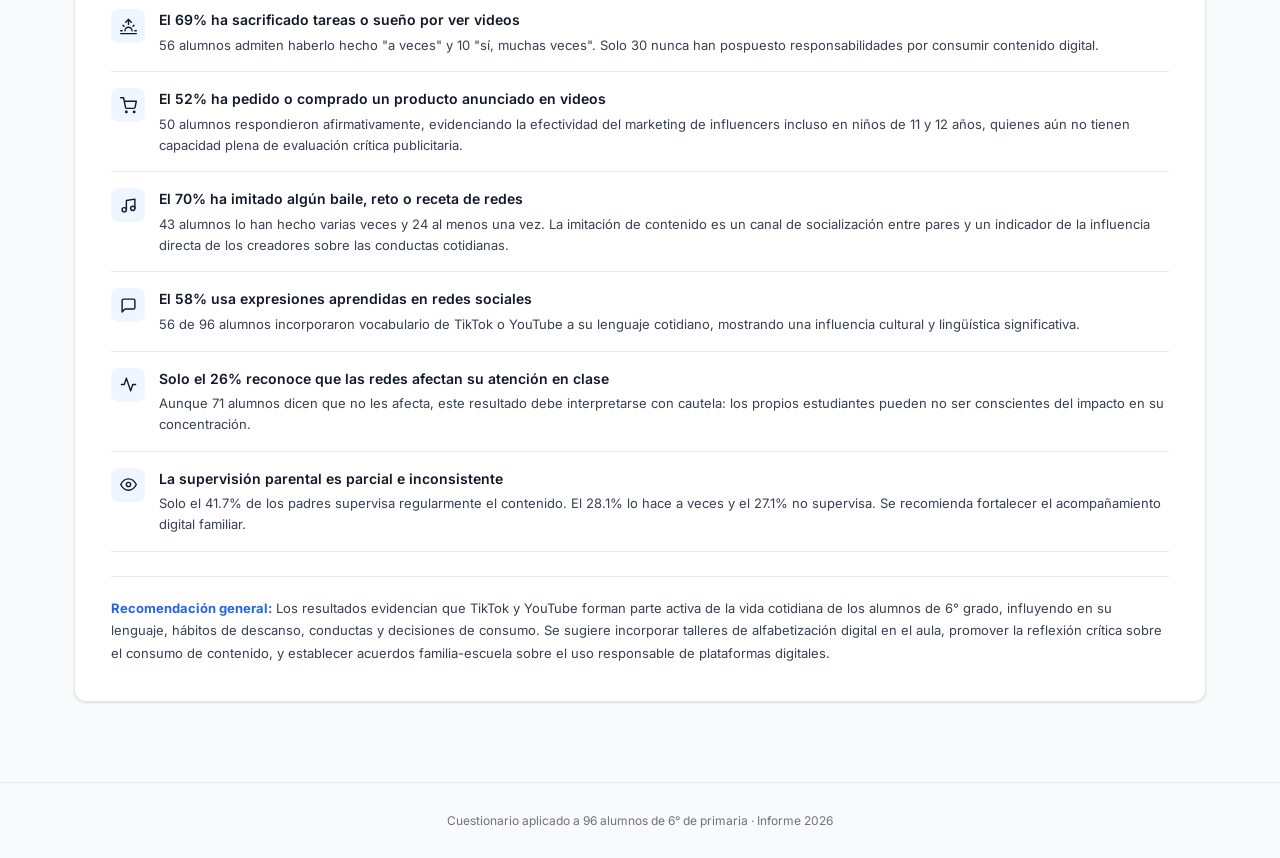
<file: encuestaSexto.html>
<!DOCTYPE html>
<html lang="es">

<head>
    <meta charset="UTF-8">
    <meta name="viewport" content="width=device-width, initial-scale=1.0">
    <title>Resultados de Cuestionario para alumnos de 6° de primaria</title>
    <link rel="preconnect" href="https://fonts.googleapis.com">
    <link href="https://fonts.googleapis.com/css2?family=Inter:wght@400;500;600;700;800&display=swap" rel="stylesheet">
    <link rel="stylesheet" href="stylesEncuestaSexto.css">
</head>

<body>

    <!-- HERO -->
    <header class="hero">
        <div class="hero-badge">Informe de Resultados · 2026</div>
        <h1>Resultados de Cuestionario<br>para alumnos de <span>6° de primaria</span></h1>
        <p class="hero-sub">Influencia de TikTok y YouTube en la conducta y comunicación de estudiantes de sexto grado
        </p>
        <div class="hero-kpis">
            <div class="hkpi">
                <div class="hkpi-num">96</div>
                <div class="hkpi-lbl">Encuestas respondidas</div>
            </div>
            <div class="hkpi">
                <div class="hkpi-num">3</div>
                <div class="hkpi-lbl">Grupos de 6° grado</div>
            </div>
            <div class="hkpi">
                <div class="hkpi-num">18</div>
                <div class="hkpi-lbl">Preguntas</div>
            </div>
            <div class="hkpi">
                <div class="hkpi-num">15</div>
                <div class="hkpi-lbl">Indicadores analizados</div>
            </div>
        </div>
    </header>

    <main class="page">

        <!-- PREGUNTAS GENERALES -->
        <div class="section-label">Preguntas generales</div>
        <div class="grid-3">

            <!-- P1 Edad -->
            <div class="card">
                <div class="card-tag">P1</div>
                <div class="card-q">¿Qué edad tienes?</div>
                <div class="donut-wrap">
                    <div class="donut-svg-wrap">
                        <!-- Donut: 49 (51%) lavanda / 47 (48.9%) celeste — circunferencia 251.2 -->
                        <svg width="130" height="130" viewBox="0 0 130 130">
                            <circle cx="65" cy="65" r="40" fill="none" stroke="#E5E7EB" stroke-width="18" />
                            <!-- 11 años: 49/96 = 51.0% → 128.3 de 251.2 -->
                            <circle cx="65" cy="65" r="40" fill="none" stroke="#2563EB" stroke-width="18"
                                stroke-dasharray="128.1 123.1" stroke-dashoffset="62.8" stroke-linecap="butt" />
                            <!-- 12 años: 47/96 = 49.0% → 123.1 de 251.2 -->
                            <circle cx="65" cy="65" r="40" fill="none" stroke="#60A5FA" stroke-width="18"
                                stroke-dasharray="123.1 128.1" stroke-dashoffset="-65.0" stroke-linecap="butt" />
                        </svg>
                        <div class="donut-label"><b>96</b><span>alumnos</span></div>
                    </div>
                    <div class="donut-legend">
                        <div class="legend-row">
                            <div class="leg-dot" style="background:#2563EB"></div>
                            <div class="leg-text"><strong>49 · 51.0%</strong>11 años</div>
                        </div>
                        <div class="legend-row">
                            <div class="leg-dot" style="background:#60A5FA"></div>
                            <div class="leg-text"><strong>47 · 49.0%</strong>12 años</div>
                        </div>
                    </div>
                </div>
            </div>

            <!-- P2 Sexo -->
            <div class="card">
                <div class="card-tag">P2</div>
                <div class="card-q">Sexo</div>
                <div class="donut-wrap">
                    <div class="donut-svg-wrap">
                        <!-- Femenino: 47/96 = 49.0% → 123.1 | Masculino: 49/96 = 51.0% → 128.1 -->
                        <svg width="130" height="130" viewBox="0 0 130 130">
                            <circle cx="65" cy="65" r="40" fill="none" stroke="#E5E7EB" stroke-width="18" />
                            <circle cx="65" cy="65" r="40" fill="none" stroke="#9F1239" stroke-width="18"
                                stroke-dasharray="123.1 128.1" stroke-dashoffset="62.8" stroke-linecap="butt" />
                            <circle cx="65" cy="65" r="40" fill="none" stroke="#60A5FA" stroke-width="18"
                                stroke-dasharray="128.1 123.1" stroke-dashoffset="-60.3" stroke-linecap="butt" />
                        </svg>
                        <div class="donut-label"><b>96</b><span>alumnos</span></div>
                    </div>
                    <div class="donut-legend">
                        <div class="legend-row">
                            <div class="leg-dot" style="background:#9F1239"></div>
                            <div class="leg-text"><strong>47 · 49.0%</strong>Femenino</div>
                        </div>
                        <div class="legend-row">
                            <div class="leg-dot" style="background:#60A5FA"></div>
                            <div class="leg-text"><strong>49 · 51.0%</strong>Masculino</div>
                        </div>
                    </div>
                </div>
            </div>

            <!-- P3 Plataforma -->
            <div class="card">
                <div class="card-tag">P3</div>
                <div class="card-q">¿Qué plataforma utilizas más?</div>
                <div class="duel-bar">
                    <div class="duel-seg duel-tt" style="width:64.6%">TikTok · 64.6%</div>
                    <div class="duel-seg duel-yt" style="width:35.4%">YT · 35.4%</div>
                </div>
                <div class="duel-kpis">
                    <div class="duel-kpi">
                        <div class="duel-kpi-n" style="color:#DC2626">62</div>
                        <div class="duel-kpi-pct">64.6%</div>
                        <div class="duel-kpi-lbl">TikTok</div>
                    </div>
                    <div class="duel-kpi">
                        <div class="duel-kpi-n" style="color:#2563EB">34</div>
                        <div class="duel-kpi-pct">35.4%</div>
                        <div class="duel-kpi-lbl">YouTube</div>
                    </div>
                </div>
            </div>
        </div>

        <!-- TIEMPO Y USO -->
        <div class="section-label">Tiempo y uso</div>
        <div class="grid-2">

            <!-- P4 Tiempo diario -->
            <div class="card">
                <div class="card-tag">P4</div>
                <div class="card-q">En un día normal, ¿cuánto tiempo pasas viendo TikTok o YouTube?</div>
                <!-- max = 36, altura máx 130px -->
                <div class="vbar-chart" style="height:200px; padding-bottom:44px;">
                    <div class="vbar-col-wrap">
                        <div class="vbar-num">26</div>
                        <div class="vbar-pct">27.1%</div>
                        <div class="vbar-bar"
                            style="width:100%;height:94px;background:#60A5FA;border-radius:6px 6px 0 0;"></div>
                        <div class="vbar-lbl-abs">Menos de<br>1 hora</div>
                    </div>
                    <div class="vbar-col-wrap">
                        <div class="vbar-num">36</div>
                        <div class="vbar-pct">37.5%</div>
                        <div class="vbar-bar"
                            style="width:100%;height:130px;background:#2563EB;border-radius:6px 6px 0 0;"></div>
                        <div class="vbar-lbl-abs">1 a 3<br>horas</div>
                    </div>
                    <div class="vbar-col-wrap">
                        <div class="vbar-num">34</div>
                        <div class="vbar-pct">35.4%</div>
                        <div class="vbar-bar"
                            style="width:100%;height:123px;background:#DC2626;border-radius:6px 6px 0 0;"></div>
                        <div class="vbar-lbl-abs">Más de<br>3 horas</div>
                    </div>
                </div>
            </div>

            <!-- P5 Tareas / sueño -->
            <div class="card">
                <div class="card-tag">P5</div>
                <div class="card-q">¿Alguna vez has dejado de hacer tareas o de dormir por estar viendo videos?</div>
                <div class="donut-wrap">
                    <div class="donut-svg-wrap">
                        <!-- A veces 56=58.3%, Nunca 30=31.3%, Sí muchas 10=10.4% — circ=251.2 -->
                        <svg width="140" height="140" viewBox="0 0 140 140">
                            <circle cx="70" cy="70" r="44" fill="none" stroke="#E5E7EB" stroke-width="20" />
                            <!-- A veces: 58.3% → 146.4 -->
                            <circle cx="70" cy="70" r="44" fill="none" stroke="#2563EB" stroke-width="20"
                                stroke-dasharray="146.4 130.4" stroke-dashoffset="69.1" stroke-linecap="butt" />
                            <!-- Nunca: 31.3% → 78.5 -->
                            <circle cx="70" cy="70" r="44" fill="none" stroke="#60A5FA" stroke-width="20"
                                stroke-dasharray="78.5 198.3" stroke-dashoffset="-77.3" stroke-linecap="butt" />
                            <!-- Sí muchas: 10.4% → 26.2 -->
                            <circle cx="70" cy="70" r="44" fill="none" stroke="#DC2626" stroke-width="20"
                                stroke-dasharray="26.2 250.6" stroke-dashoffset="-155.8" stroke-linecap="butt" />
                        </svg>
                        <div class="donut-label"><b>66</b><span>A veces o<br>siempre</span></div>
                    </div>
                    <div class="donut-legend">
                        <div class="legend-row">
                            <div class="leg-dot" style="background:#2563EB"></div>
                            <div class="leg-text"><strong>56 · 58.3%</strong>A veces</div>
                        </div>
                        <div class="legend-row">
                            <div class="leg-dot" style="background:#60A5FA"></div>
                            <div class="leg-text"><strong>30 · 31.3%</strong>Nunca</div>
                        </div>
                        <div class="legend-row">
                            <div class="leg-dot" style="background:#DC2626"></div>
                            <div class="leg-text"><strong>10 · 10.4%</strong>Sí, muchas veces</div>
                        </div>
                    </div>
                </div>
            </div>

            <!-- P6 Al llegar -->
            <div class="card col-full">
                <div class="card-tag">P6</div>
                <div class="card-q">Cuando llegas de la escuela, ¿qué haces primero?</div>
                <div class="hbar-list">
                    <div class="hbar-item">
                        <div class="hbar-header"><span class="hbar-name">Hacer tarea</span><span class="hbar-val">35
                                alumnos · 36.5%</span></div>
                        <div class="hbar-track">
                            <div class="hbar-fill" style="width:36.5%;background:#2563EB"></div>
                        </div>
                    </div>
                    <div class="hbar-item">
                        <div class="hbar-header"><span class="hbar-name">Revisar TikTok</span><span class="hbar-val">26
                                alumnos · 27.1%</span></div>
                        <div class="hbar-track">
                            <div class="hbar-fill" style="width:27.1%;background:#DC2626"></div>
                        </div>
                    </div>
                    <div class="hbar-item">
                        <div class="hbar-header"><span class="hbar-name">Jugar con amigos</span><span
                                class="hbar-val">13 alumnos · 13.5%</span></div>
                        <div class="hbar-track">
                            <div class="hbar-fill" style="width:13.5%;background:#60A5FA"></div>
                        </div>
                    </div>
                    <div class="hbar-item">
                        <div class="hbar-header"><span class="hbar-name">Ver televisión</span><span class="hbar-val">12
                                alumnos · 12.5%</span></div>
                        <div class="hbar-track">
                            <div class="hbar-fill" style="width:12.5%;background:#1E40AF"></div>
                        </div>
                    </div>
                    <div class="hbar-item">
                        <div class="hbar-header"><span class="hbar-name">Ver YouTube</span><span class="hbar-val">10
                                alumnos · 10.4%</span></div>
                        <div class="hbar-track">
                            <div class="hbar-fill" style="width:10.4%;background:#9F1239"></div>
                        </div>
                    </div>
                </div>
            </div>
        </div>

        <!-- CONTENIDO Y PREFERENCIAS -->
        <div class="section-label">Contenido y preferencias</div>

        <!-- P7 Tipo de videos — full width hbar -->
        <div class="card" style="margin-bottom:18px">
            <div class="card-tag">P7 — Selección múltiple</div>
            <div class="card-q">¿Qué tipo de videos te gusta ver más?</div>
            <div class="hbar-list">
                <div class="hbar-item">
                    <div class="hbar-header"><span class="hbar-name">Bromas y humor</span><span class="hbar-val">65
                            alumnos · 67.7%</span></div>
                    <div class="hbar-track">
                        <div class="hbar-fill" style="width:67.7%;background:#2563EB"></div>
                    </div>
                </div>
                <div class="hbar-item">
                    <div class="hbar-header"><span class="hbar-name">Videojuegos (gamers)</span><span
                            class="hbar-val">52 alumnos · 54.2%</span></div>
                    <div class="hbar-track">
                        <div class="hbar-fill" style="width:54.2%;background:#1E40AF"></div>
                    </div>
                </div>
                <div class="hbar-item">
                    <div class="hbar-header"><span class="hbar-name">Blogs (la vida diaria de alguien)</span><span
                            class="hbar-val">40 alumnos · 41.7%</span></div>
                    <div class="hbar-track">
                        <div class="hbar-fill" style="width:41.7%;background:#60A5FA"></div>
                    </div>
                </div>
                <div class="hbar-item">
                    <div class="hbar-header"><span class="hbar-name">Retos (challenges) y bailes</span><span
                            class="hbar-val">33 alumnos · 34.4%</span></div>
                    <div class="hbar-track">
                        <div class="hbar-fill" style="width:34.4%;background:#DC2626"></div>
                    </div>
                </div>
                <div class="hbar-item">
                    <div class="hbar-header"><span class="hbar-name">Maquillaje, moda o estilo de vida</span><span
                            class="hbar-val">26 alumnos · 27.1%</span></div>
                    <div class="hbar-track">
                        <div class="hbar-fill" style="width:27.1%;background:#9F1239"></div>
                    </div>
                </div>
                <div class="hbar-item">
                    <div class="hbar-header"><span class="hbar-name">Tutoriales de dibujo</span><span
                            class="hbar-val">24 alumnos · 25.0%</span></div>
                    <div class="hbar-track">
                        <div class="hbar-fill" style="width:25%;background:#7C3AED"></div>
                    </div>
                </div>
                <div class="hbar-item">
                    <div class="hbar-header"><span class="hbar-name">Manualidades o cocina</span><span
                            class="hbar-val">23 alumnos · 24.0%</span></div>
                    <div class="hbar-track">
                        <div class="hbar-fill" style="width:24%;background:#0EA5E9"></div>
                    </div>
                </div>
            </div>
        </div>

        <div class="grid-2">
            <!-- P8 Influencer -->
            <div class="card">
                <div class="card-tag">P8</div>
                <div class="card-q">¿Sigues a algún influencer o creador de contenido favorito?</div>
                <div class="donut-wrap">
                    <div class="donut-svg-wrap">
                        <!-- Sí: 71=74.0% → 185.9 | No: 25=26.0% → 65.3 -->
                        <svg width="130" height="130" viewBox="0 0 130 130">
                            <circle cx="65" cy="65" r="40" fill="none" stroke="#E5E7EB" stroke-width="18" />
                            <circle cx="65" cy="65" r="40" fill="none" stroke="#2563EB" stroke-width="18"
                                stroke-dasharray="185.9 65.3" stroke-dashoffset="62.8" stroke-linecap="butt" />
                            <circle cx="65" cy="65" r="40" fill="none" stroke="#DC2626" stroke-width="18"
                                stroke-dasharray="65.3 185.9" stroke-dashoffset="-123.1" stroke-linecap="butt" />
                        </svg>
                        <div class="donut-label"><b>74%</b><span>Sí siguen</span></div>
                    </div>
                    <div class="donut-legend">
                        <div class="legend-row">
                            <div class="leg-dot" style="background:#2563EB"></div>
                            <div class="leg-text"><strong>71 · 74.0%</strong>Sí sigue</div>
                        </div>
                        <div class="legend-row">
                            <div class="leg-dot" style="background:#DC2626"></div>
                            <div class="leg-text"><strong>25 · 26.0%</strong>No sigue</div>
                        </div>
                    </div>
                </div>
            </div>

            <!-- P15 Favorito -->
            <div class="card">
                <div class="card-tag">P15</div>
                <div class="card-q">¿Tienes un creador o influencer de contenido favorito?</div>
                <div class="donut-wrap">
                    <div class="donut-svg-wrap">
                        <!-- Sí: 72=75% → 188.5 | No: 24=25% → 62.8 -->
                        <svg width="130" height="130" viewBox="0 0 130 130">
                            <circle cx="65" cy="65" r="40" fill="none" stroke="#E5E7EB" stroke-width="18" />
                            <circle cx="65" cy="65" r="40" fill="none" stroke="#1E40AF" stroke-width="18"
                                stroke-dasharray="188.5 62.8" stroke-dashoffset="62.8" stroke-linecap="butt" />
                            <circle cx="65" cy="65" r="40" fill="none" stroke="#DC2626" stroke-width="18"
                                stroke-dasharray="62.8 188.5" stroke-dashoffset="-125.7" stroke-linecap="butt" />
                        </svg>
                        <div class="donut-label"><b>75%</b><span>Tienen<br>favorito</span></div>
                    </div>
                    <div class="donut-legend">
                        <div class="legend-row">
                            <div class="leg-dot" style="background:#1E40AF"></div>
                            <div class="leg-text"><strong>72 · 75.0%</strong>Tiene favorito</div>
                        </div>
                        <div class="legend-row">
                            <div class="leg-dot" style="background:#DC2626"></div>
                            <div class="leg-text"><strong>24 · 25.0%</strong>No tiene</div>
                        </div>
                    </div>
                </div>
            </div>
        </div>

        <!-- INFLUENCIA EN EL COMPORTAMIENTO -->
        <div class="section-label">Influencia en el comportamiento</div>
        <div class="grid-2">

            <!-- P9 Producto -->
            <div class="card">
                <div class="card-tag">P9</div>
                <div class="card-q">¿Alguna vez has comprado o le has pedido a tus papás un producto porque lo viste en
                    un video?</div>
                <div class="vbar-chart" style="height:190px;padding-bottom:44px;">
                    <div class="vbar-col-wrap">
                        <div class="vbar-num">50</div>
                        <div class="vbar-pct">52.1%</div>
                        <div class="vbar-bar"
                            style="width:100%;height:130px;background:#DC2626;border-radius:6px 6px 0 0;"></div>
                        <div class="vbar-lbl-abs">Sí compró</div>
                    </div>
                    <div class="vbar-col-wrap">
                        <div class="vbar-num">40</div>
                        <div class="vbar-pct">41.7%</div>
                        <div class="vbar-bar"
                            style="width:100%;height:104px;background:#2563EB;border-radius:6px 6px 0 0;"></div>
                        <div class="vbar-lbl-abs">No compró</div>
                    </div>
                    <div class="vbar-col-wrap">
                        <div class="vbar-num">6</div>
                        <div class="vbar-pct">6.3%</div>
                        <div class="vbar-bar"
                            style="width:100%;height:16px;background:#60A5FA;border-radius:6px 6px 0 0;"></div>
                        <div class="vbar-lbl-abs">No está<br>seguro</div>
                    </div>
                </div>
            </div>

            <!-- P10 Imitó -->
            <div class="card">
                <div class="card-tag">P10</div>
                <div class="card-q">¿Has intentado hacer algún baile, receta, peinado o reto de moda que viste en TikTok
                    o YouTube?</div>
                <div class="donut-wrap">
                    <div class="donut-svg-wrap">
                        <!-- Sí varias: 43=44.8%→112.7 | Solo 1: 24=25%→62.8 | Nunca: 29=30.2%→75.9 -->
                        <svg width="140" height="140" viewBox="0 0 140 140">
                            <circle cx="70" cy="70" r="44" fill="none" stroke="#E5E7EB" stroke-width="20" />
                            <circle cx="70" cy="70" r="44" fill="none" stroke="#2563EB" stroke-width="20"
                                stroke-dasharray="112.5 164.3" stroke-dashoffset="69.1" stroke-linecap="butt" />
                            <circle cx="70" cy="70" r="44" fill="none" stroke="#60A5FA" stroke-width="20"
                                stroke-dasharray="62.8 213.6" stroke-dashoffset="-43.4" stroke-linecap="butt" />
                            <circle cx="70" cy="70" r="44" fill="none" stroke="#DC2626" stroke-width="20"
                                stroke-dasharray="75.8 200.6" stroke-dashoffset="-106.2" stroke-linecap="butt" />
                        </svg>
                        <div class="donut-label"><b>70%</b><span>Lo intentó</span></div>
                    </div>
                    <div class="donut-legend">
                        <div class="legend-row">
                            <div class="leg-dot" style="background:#2563EB"></div>
                            <div class="leg-text"><strong>43 · 44.8%</strong>Sí, varias veces</div>
                        </div>
                        <div class="legend-row">
                            <div class="leg-dot" style="background:#60A5FA"></div>
                            <div class="leg-text"><strong>24 · 25.0%</strong>Solo una vez</div>
                        </div>
                        <div class="legend-row">
                            <div class="leg-dot" style="background:#DC2626"></div>
                            <div class="leg-text"><strong>29 · 30.2%</strong>Nunca</div>
                        </div>
                    </div>
                </div>
            </div>

            <!-- P11 Quiere ser -->
            <div class="card">
                <div class="card-tag">P11</div>
                <div class="card-q">¿Te gustaría ser youtuber o tiktoker cuando seas grande?</div>
                <div class="vbar-chart" style="height:190px;padding-bottom:44px;">
                    <div class="vbar-col-wrap">
                        <div class="vbar-num">43</div>
                        <div class="vbar-pct">44.8%</div>
                        <div class="vbar-bar"
                            style="width:100%;height:130px;background:#60A5FA;border-radius:6px 6px 0 0;"></div>
                        <div class="vbar-lbl-abs">Tal vez</div>
                    </div>
                    <div class="vbar-col-wrap">
                        <div class="vbar-num">32</div>
                        <div class="vbar-pct">33.3%</div>
                        <div class="vbar-bar"
                            style="width:100%;height:97px;background:#DC2626;border-radius:6px 6px 0 0;"></div>
                        <div class="vbar-lbl-abs">No, para<br>nada</div>
                    </div>
                    <div class="vbar-col-wrap">
                        <div class="vbar-num">21</div>
                        <div class="vbar-pct">21.9%</div>
                        <div class="vbar-bar"
                            style="width:100%;height:63px;background:#2563EB;border-radius:6px 6px 0 0;"></div>
                        <div class="vbar-lbl-abs">Sí, me<br>encantaría</div>
                    </div>
                </div>
            </div>

            <!-- P12 Imitó conducta -->
            <div class="card">
                <div class="card-tag">P12</div>
                <div class="card-q">¿Has imitado alguna conducta vista en videos?</div>
                <div class="donut-wrap">
                    <div class="donut-svg-wrap">
                        <!-- No: 59=61.5%→154.5 | Sí: 37=38.5%→96.7 -->
                        <svg width="130" height="130" viewBox="0 0 130 130">
                            <circle cx="65" cy="65" r="40" fill="none" stroke="#E5E7EB" stroke-width="18" />
                            <circle cx="65" cy="65" r="40" fill="none" stroke="#2563EB" stroke-width="18"
                                stroke-dasharray="154.5 96.7" stroke-dashoffset="62.8" stroke-linecap="butt" />
                            <circle cx="65" cy="65" r="40" fill="none" stroke="#9F1239" stroke-width="18"
                                stroke-dasharray="96.7 154.5" stroke-dashoffset="-91.7" stroke-linecap="butt" />
                        </svg>
                        <div class="donut-label"><b>39%</b><span>Sí imitó</span></div>
                    </div>
                    <div class="donut-legend">
                        <div class="legend-row">
                            <div class="leg-dot" style="background:#2563EB"></div>
                            <div class="leg-text"><strong>59 · 61.5%</strong>No imitó</div>
                        </div>
                        <div class="legend-row">
                            <div class="leg-dot" style="background:#9F1239"></div>
                            <div class="leg-text"><strong>37 · 38.5%</strong>Sí imitó</div>
                        </div>
                    </div>
                </div>
            </div>

            <!-- P13 Expresiones -->
            <div class="card">
                <div class="card-tag">P13</div>
                <div class="card-q">¿Usas palabras o expresiones aprendidas en TikTok o YouTube?</div>
                <div class="donut-wrap">
                    <div class="donut-svg-wrap">
                        <!-- Sí: 56=58.3%→146.4 | No: 40=41.7%→104.7 -->
                        <svg width="130" height="130" viewBox="0 0 130 130">
                            <circle cx="65" cy="65" r="40" fill="none" stroke="#E5E7EB" stroke-width="18" />
                            <circle cx="65" cy="65" r="40" fill="none" stroke="#1E40AF" stroke-width="18"
                                stroke-dasharray="146.4 104.8" stroke-dashoffset="62.8" stroke-linecap="butt" />
                            <circle cx="65" cy="65" r="40" fill="none" stroke="#DC2626" stroke-width="18"
                                stroke-dasharray="104.8 146.4" stroke-dashoffset="-83.6" stroke-linecap="butt" />
                        </svg>
                        <div class="donut-label"><b>58%</b><span>Sí usa</span></div>
                    </div>
                    <div class="donut-legend">
                        <div class="legend-row">
                            <div class="leg-dot" style="background:#1E40AF"></div>
                            <div class="leg-text"><strong>56 · 58.3%</strong>Sí usa</div>
                        </div>
                        <div class="legend-row">
                            <div class="leg-dot" style="background:#DC2626"></div>
                            <div class="leg-text"><strong>40 · 41.7%</strong>No usa</div>
                        </div>
                    </div>
                </div>
            </div>

            <!-- P14 Atención -->
            <div class="card">
                <div class="card-tag">P14</div>
                <div class="card-q">¿Crees que las redes sociales afectan tu atención en clases?</div>
                <div class="donut-wrap">
                    <div class="donut-svg-wrap">
                        <!-- No: 71=74%→185.9 | Sí: 25=26%→65.3 -->
                        <svg width="130" height="130" viewBox="0 0 130 130">
                            <circle cx="65" cy="65" r="40" fill="none" stroke="#E5E7EB" stroke-width="18" />
                            <circle cx="65" cy="65" r="40" fill="none" stroke="#60A5FA" stroke-width="18"
                                stroke-dasharray="185.9 65.3" stroke-dashoffset="62.8" stroke-linecap="butt" />
                            <circle cx="65" cy="65" r="40" fill="none" stroke="#DC2626" stroke-width="18"
                                stroke-dasharray="65.3 185.9" stroke-dashoffset="-123.1" stroke-linecap="butt" />
                        </svg>
                        <div class="donut-label"><b>26%</b><span>Sí afecta</span></div>
                    </div>
                    <div class="donut-legend">
                        <div class="legend-row">
                            <div class="leg-dot" style="background:#60A5FA"></div>
                            <div class="leg-text"><strong>71 · 74.0%</strong>No afecta</div>
                        </div>
                        <div class="legend-row">
                            <div class="leg-dot" style="background:#DC2626"></div>
                            <div class="leg-text"><strong>25 · 26.0%</strong>Sí afecta</div>
                        </div>
                    </div>
                </div>
            </div>
        </div>

        <!-- TABLA RESUMEN -->
        <div class="section-label">Tabla resumen de resultados</div>
        <div class="card">
            <div class="tbl-wrap">
                <table>
                    <thead>
                        <tr>
                            <th>#</th>
                            <th>Pregunta</th>
                            <th>Respuesta principal</th>
                            <th style="text-align:center">Cantidad</th>
                            <th style="min-width:160px">Distribución</th>
                            <th style="text-align:right">%</th>
                        </tr>
                    </thead>
                    <tbody>
                        <tr>
                            <td class="tbl-num" style="color:#2563EB">P1</td>
                            <td>¿Qué edad tienes?</td>
                            <td class="tbl-resp">12 años</td>
                            <td class="tbl-cnt">47</td>
                            <td>
                                <div class="mini-bar-wrap">
                                    <div class="mini-bar-track">
                                        <div class="mini-bar-fill" style="width:49%;background:#2563EB"></div>
                                    </div><span class="tbl-pct">49.0%</span>
                                </div>
                            </td>
                            <td style="text-align:right;color:#6B7280;font-size:12px">49.0%</td>
                        </tr>
                        <tr>
                            <td class="tbl-num" style="color:#1E40AF">P2</td>
                            <td>Sexo</td>
                            <td class="tbl-resp">Masculino</td>
                            <td class="tbl-cnt">49</td>
                            <td>
                                <div class="mini-bar-wrap">
                                    <div class="mini-bar-track">
                                        <div class="mini-bar-fill" style="width:51%;background:#1E40AF"></div>
                                    </div><span class="tbl-pct">51.0%</span>
                                </div>
                            </td>
                            <td style="text-align:right;color:#6B7280;font-size:12px">51.0%</td>
                        </tr>
                        <tr>
                            <td class="tbl-num" style="color:#DC2626">P3</td>
                            <td>Plataforma preferida</td>
                            <td class="tbl-resp">TikTok</td>
                            <td class="tbl-cnt">62</td>
                            <td>
                                <div class="mini-bar-wrap">
                                    <div class="mini-bar-track">
                                        <div class="mini-bar-fill" style="width:64.6%;background:#DC2626"></div>
                                    </div><span class="tbl-pct">64.6%</span>
                                </div>
                            </td>
                            <td style="text-align:right;color:#6B7280;font-size:12px">64.6%</td>
                        </tr>
                        <tr>
                            <td class="tbl-num" style="color:#60A5FA">P4</td>
                            <td>Tiempo diario viendo videos</td>
                            <td class="tbl-resp">1 a 3 horas</td>
                            <td class="tbl-cnt">36</td>
                            <td>
                                <div class="mini-bar-wrap">
                                    <div class="mini-bar-track">
                                        <div class="mini-bar-fill" style="width:37.5%;background:#60A5FA"></div>
                                    </div><span class="tbl-pct">37.5%</span>
                                </div>
                            </td>
                            <td style="text-align:right;color:#6B7280;font-size:12px">37.5%</td>
                        </tr>
                        <tr>
                            <td class="tbl-num" style="color:#9F1239">P5</td>
                            <td>Ha dejado tareas/sueño por videos</td>
                            <td class="tbl-resp">A veces</td>
                            <td class="tbl-cnt">56</td>
                            <td>
                                <div class="mini-bar-wrap">
                                    <div class="mini-bar-track">
                                        <div class="mini-bar-fill" style="width:58.3%;background:#9F1239"></div>
                                    </div><span class="tbl-pct">58.3%</span>
                                </div>
                            </td>
                            <td style="text-align:right;color:#6B7280;font-size:12px">58.3%</td>
                        </tr>
                        <tr>
                            <td class="tbl-num" style="color:#2563EB">P6</td>
                            <td>Actividad al llegar a casa</td>
                            <td class="tbl-resp">Hacer tarea</td>
                            <td class="tbl-cnt">35</td>
                            <td>
                                <div class="mini-bar-wrap">
                                    <div class="mini-bar-track">
                                        <div class="mini-bar-fill" style="width:36.5%;background:#2563EB"></div>
                                    </div><span class="tbl-pct">36.5%</span>
                                </div>
                            </td>
                            <td style="text-align:right;color:#6B7280;font-size:12px">36.5%</td>
                        </tr>
                        <tr>
                            <td class="tbl-num" style="color:#1E40AF">P7</td>
                            <td>Contenido favorito (más votado)</td>
                            <td class="tbl-resp">Bromas y humor</td>
                            <td class="tbl-cnt">65</td>
                            <td>
                                <div class="mini-bar-wrap">
                                    <div class="mini-bar-track">
                                        <div class="mini-bar-fill" style="width:67.7%;background:#1E40AF"></div>
                                    </div><span class="tbl-pct">67.7%</span>
                                </div>
                            </td>
                            <td style="text-align:right;color:#6B7280;font-size:12px">67.7%</td>
                        </tr>
                        <tr>
                            <td class="tbl-num" style="color:#DC2626">P8</td>
                            <td>Sigue algún influencer</td>
                            <td class="tbl-resp">Sí</td>
                            <td class="tbl-cnt">71</td>
                            <td>
                                <div class="mini-bar-wrap">
                                    <div class="mini-bar-track">
                                        <div class="mini-bar-fill" style="width:74%;background:#DC2626"></div>
                                    </div><span class="tbl-pct">74.0%</span>
                                </div>
                            </td>
                            <td style="text-align:right;color:#6B7280;font-size:12px">74.0%</td>
                        </tr>
                        <tr>
                            <td class="tbl-num" style="color:#60A5FA">P9</td>
                            <td>Ha pedido/comprado producto por video</td>
                            <td class="tbl-resp">Sí</td>
                            <td class="tbl-cnt">50</td>
                            <td>
                                <div class="mini-bar-wrap">
                                    <div class="mini-bar-track">
                                        <div class="mini-bar-fill" style="width:52.1%;background:#60A5FA"></div>
                                    </div><span class="tbl-pct">52.1%</span>
                                </div>
                            </td>
                            <td style="text-align:right;color:#6B7280;font-size:12px">52.1%</td>
                        </tr>
                        <tr>
                            <td class="tbl-num" style="color:#9F1239">P10</td>
                            <td>Ha imitado baile/receta/reto</td>
                            <td class="tbl-resp">Sí, varias veces</td>
                            <td class="tbl-cnt">43</td>
                            <td>
                                <div class="mini-bar-wrap">
                                    <div class="mini-bar-track">
                                        <div class="mini-bar-fill" style="width:44.8%;background:#9F1239"></div>
                                    </div><span class="tbl-pct">44.8%</span>
                                </div>
                            </td>
                            <td style="text-align:right;color:#6B7280;font-size:12px">44.8%</td>
                        </tr>
                        <tr>
                            <td class="tbl-num" style="color:#2563EB">P11</td>
                            <td>Quiere ser YouTuber/TikToker</td>
                            <td class="tbl-resp">Tal vez</td>
                            <td class="tbl-cnt">43</td>
                            <td>
                                <div class="mini-bar-wrap">
                                    <div class="mini-bar-track">
                                        <div class="mini-bar-fill" style="width:44.8%;background:#2563EB"></div>
                                    </div><span class="tbl-pct">44.8%</span>
                                </div>
                            </td>
                            <td style="text-align:right;color:#6B7280;font-size:12px">44.8%</td>
                        </tr>
                        <tr>
                            <td class="tbl-num" style="color:#1E40AF">P12</td>
                            <td>Ha imitado conducta de videos</td>
                            <td class="tbl-resp">No</td>
                            <td class="tbl-cnt">59</td>
                            <td>
                                <div class="mini-bar-wrap">
                                    <div class="mini-bar-track">
                                        <div class="mini-bar-fill" style="width:61.5%;background:#1E40AF"></div>
                                    </div><span class="tbl-pct">61.5%</span>
                                </div>
                            </td>
                            <td style="text-align:right;color:#6B7280;font-size:12px">61.5%</td>
                        </tr>
                        <tr>
                            <td class="tbl-num" style="color:#DC2626">P13</td>
                            <td>Usa expresiones de redes sociales</td>
                            <td class="tbl-resp">Sí</td>
                            <td class="tbl-cnt">56</td>
                            <td>
                                <div class="mini-bar-wrap">
                                    <div class="mini-bar-track">
                                        <div class="mini-bar-fill" style="width:58.3%;background:#DC2626"></div>
                                    </div><span class="tbl-pct">58.3%</span>
                                </div>
                            </td>
                            <td style="text-align:right;color:#6B7280;font-size:12px">58.3%</td>
                        </tr>
                        <tr>
                            <td class="tbl-num" style="color:#60A5FA">P14</td>
                            <td>Redes afectan su atención en clase</td>
                            <td class="tbl-resp">No</td>
                            <td class="tbl-cnt">71</td>
                            <td>
                                <div class="mini-bar-wrap">
                                    <div class="mini-bar-track">
                                        <div class="mini-bar-fill" style="width:74%;background:#60A5FA"></div>
                                    </div><span class="tbl-pct">74.0%</span>
                                </div>
                            </td>
                            <td style="text-align:right;color:#6B7280;font-size:12px">74.0%</td>
                        </tr>
                        <tr>
                            <td class="tbl-num" style="color:#9F1239">P15</td>
                            <td>Tiene creador de contenido favorito</td>
                            <td class="tbl-resp">Sí</td>
                            <td class="tbl-cnt">72</td>
                            <td>
                                <div class="mini-bar-wrap">
                                    <div class="mini-bar-track">
                                        <div class="mini-bar-fill" style="width:75%;background:#9F1239"></div>
                                    </div><span class="tbl-pct">75.0%</span>
                                </div>
                            </td>
                            <td style="text-align:right;color:#6B7280;font-size:12px">75.0%</td>
                        </tr>
                    </tbody>
                </table>
            </div>
        </div>

        <!-- RESPUESTAS ABIERTAS -->
        <div class="section-label">Respuestas abiertas</div>
        <div class="grid-2">

            <!-- P16 Videos vs leer -->
            <div class="card">
                <div class="card-tag">P16</div>
                <div class="card-q">¿Prefieres ver videos o leer?</div>
                <div class="hbar-list">
                    <div class="hbar-item">
                        <div class="hbar-header"><span class="hbar-name">Ver videos</span><span class="hbar-val">42 ·
                                43.8%</span></div>
                        <div class="hbar-track">
                            <div class="hbar-fill" style="width:43.8%;background:#2563EB"></div>
                        </div>
                    </div>
                    <div class="hbar-item">
                        <div class="hbar-header"><span class="hbar-name">Otro / No especificó</span><span
                                class="hbar-val">27 · 28.1%</span></div>
                        <div class="hbar-track">
                            <div class="hbar-fill" style="width:28.1%;background:#60A5FA"></div>
                        </div>
                    </div>
                    <div class="hbar-item">
                        <div class="hbar-header"><span class="hbar-name">Ambos</span><span class="hbar-val">17 ·
                                17.7%</span></div>
                        <div class="hbar-track">
                            <div class="hbar-fill" style="width:17.7%;background:#1E40AF"></div>
                        </div>
                    </div>
                    <div class="hbar-item">
                        <div class="hbar-header"><span class="hbar-name">Leer</span><span class="hbar-val">10 ·
                                10.4%</span></div>
                        <div class="hbar-track">
                            <div class="hbar-fill" style="width:10.4%;background:#9F1239"></div>
                        </div>
                    </div>
                </div>
            </div>

            <!-- P18 Supervisión -->
            <div class="card">
                <div class="card-tag">P18</div>
                <div class="card-q">¿Tus padres supervisan lo que ves?</div>
                <div class="hbar-list">
                    <div class="hbar-item">
                        <div class="hbar-header"><span class="hbar-name">Sí supervisan</span><span class="hbar-val">40 ·
                                41.7%</span></div>
                        <div class="hbar-track">
                            <div class="hbar-fill" style="width:41.7%;background:#2563EB"></div>
                        </div>
                    </div>
                    <div class="hbar-item">
                        <div class="hbar-header"><span class="hbar-name">A veces</span><span class="hbar-val">27 ·
                                28.1%</span></div>
                        <div class="hbar-track">
                            <div class="hbar-fill" style="width:28.1%;background:#60A5FA"></div>
                        </div>
                    </div>
                    <div class="hbar-item">
                        <div class="hbar-header"><span class="hbar-name">No supervisan</span><span class="hbar-val">26 ·
                                27.1%</span></div>
                        <div class="hbar-track">
                            <div class="hbar-fill" style="width:27.1%;background:#DC2626"></div>
                        </div>
                    </div>
                    <div class="hbar-item">
                        <div class="hbar-header"><span class="hbar-name">Otro</span><span class="hbar-val">3 ·
                                3.1%</span></div>
                        <div class="hbar-track">
                            <div class="hbar-fill" style="width:3.1%;background:#9F1239"></div>
                        </div>
                    </div>
                </div>
            </div>

            <!-- P17 temas -->
            <div class="card col-full">
                <div class="card-tag">P17 — Temas más mencionados</div>
                <div class="card-q">¿Qué es lo que más te gusta de TikTok y YouTube?</div>
                <div class="bubbles">
                    <span class="bubble">Videos de humor y risas</span>
                    <span class="bubble">Videojuegos</span>
                    <span class="bubble">Música y baile</span>
                    <span class="bubble">Tutoriales creativos</span>
                    <span class="bubble">Retos y bromas</span>
                    <span class="bubble">Aprender cosas nuevas</span>
                    <span class="bubble">Lugares y naturaleza</span>
                    <span class="bubble">Comida y recetas</span>
                    <span class="bubble">K-pop y grupos musicales</span>
                    <span class="bubble">Contenido rápido (TikTok)</span>
                    <span class="bubble">Comunicarse con amigos</span>
                    <span class="bubble">Entretenimiento en general</span>
                </div>
            </div>
        </div>

        <!-- CONCLUSIONES -->
        <div class="conclusion">
            <h2>
                <span class="h2-icon">
                    <svg xmlns="http://www.w3.org/2000/svg" width="18" height="18" viewBox="0 0 24 24" fill="none"
                        stroke="currentColor" stroke-width="2" stroke-linecap="round" stroke-linejoin="round">
                        <path d="M14 2H6a2 2 0 0 0-2 2v16a2 2 0 0 0 2 2h12a2 2 0 0 0 2-2V8z" />
                        <polyline points="14 2 14 8 20 8" />
                        <line x1="16" y1="13" x2="8" y2="13" />
                        <line x1="16" y1="17" x2="8" y2="17" />
                        <polyline points="10 9 9 9 8 9" />
                    </svg>
                </span>
                Resumen y <span>Conclusiones</span>
            </h2>

            <div class="finding">
                <div class="finding-icon">
                    <svg xmlns="http://www.w3.org/2000/svg" width="17" height="17" viewBox="0 0 24 24" fill="none"
                        stroke="currentColor" stroke-width="2" stroke-linecap="round" stroke-linejoin="round">
                        <rect x="5" y="2" width="14" height="20" rx="2" ry="2" />
                        <line x1="12" y1="18" x2="12.01" y2="18" />
                    </svg>
                </div>
                <div class="finding-text">
                    <strong>TikTok domina claramente sobre YouTube</strong>
                    <p>El 64.6% de los alumnos (62 de 96) prefiere TikTok como plataforma principal, frente al 35.4% que
                        prefiere YouTube. Esto refleja la tendencia de consumo de contenido corto y vertical entre
                        menores de edad.</p>
                </div>
            </div>
            <div class="finding">
                <div class="finding-icon">
                    <svg xmlns="http://www.w3.org/2000/svg" width="17" height="17" viewBox="0 0 24 24" fill="none"
                        stroke="currentColor" stroke-width="2" stroke-linecap="round" stroke-linejoin="round">
                        <circle cx="12" cy="12" r="10" />
                        <polyline points="12 6 12 12 16 14" />
                    </svg>
                </div>
                <div class="finding-text">
                    <strong>El consumo excede 1 hora diaria en el 73% de los casos</strong>
                    <p>Solo 26 alumnos (27%) ven menos de 1 hora diaria. El 37.5% ve entre 1 y 3 horas, y un preocupante
                        35.4% dedica más de 3 horas al día a estas plataformas, lo que supone un consumo elevado para
                        niños en edad escolar.</p>
                </div>
            </div>
            <div class="finding">
                <div class="finding-icon">
                    <svg xmlns="http://www.w3.org/2000/svg" width="17" height="17" viewBox="0 0 24 24" fill="none"
                        stroke="currentColor" stroke-width="2" stroke-linecap="round" stroke-linejoin="round">
                        <path d="M17 18a5 5 0 0 0-10 0" />
                        <line x1="12" y1="2" x2="12" y2="9" />
                        <line x1="4.22" y1="10.22" x2="5.64" y2="11.64" />
                        <line x1="1" y1="18" x2="3" y2="18" />
                        <line x1="21" y1="18" x2="23" y2="18" />
                        <line x1="18.36" y1="11.64" x2="19.78" y2="10.22" />
                        <line x1="23" y1="22" x2="1" y2="22" />
                        <polyline points="8 6 12 2 16 6" />
                    </svg>
                </div>
                <div class="finding-text">
                    <strong>El 69% ha sacrificado tareas o sueño por ver videos</strong>
                    <p>56 alumnos admiten haberlo hecho "a veces" y 10 "sí, muchas veces". Solo 30 nunca han pospuesto
                        responsabilidades por consumir contenido digital.</p>
                </div>
            </div>
            <div class="finding">
                <div class="finding-icon">
                    <svg xmlns="http://www.w3.org/2000/svg" width="17" height="17" viewBox="0 0 24 24" fill="none"
                        stroke="currentColor" stroke-width="2" stroke-linecap="round" stroke-linejoin="round">
                        <circle cx="9" cy="21" r="1" />
                        <circle cx="20" cy="21" r="1" />
                        <path d="M1 1h4l2.68 13.39a2 2 0 0 0 2 1.61h9.72a2 2 0 0 0 2-1.61L23 6H6" />
                    </svg>
                </div>
                <div class="finding-text">
                    <strong>El 52% ha pedido o comprado un producto anunciado en videos</strong>
                    <p>50 alumnos respondieron afirmativamente, evidenciando la efectividad del marketing de influencers
                        incluso en niños de 11 y 12 años, quienes aún no tienen capacidad plena de evaluación crítica
                        publicitaria.</p>
                </div>
            </div>
            <div class="finding">
                <div class="finding-icon">
                    <svg xmlns="http://www.w3.org/2000/svg" width="17" height="17" viewBox="0 0 24 24" fill="none"
                        stroke="currentColor" stroke-width="2" stroke-linecap="round" stroke-linejoin="round">
                        <path d="M9 18V5l12-2v13" />
                        <circle cx="6" cy="18" r="3" />
                        <circle cx="18" cy="16" r="3" />
                    </svg>
                </div>
                <div class="finding-text">
                    <strong>El 70% ha imitado algún baile, reto o receta de redes</strong>
                    <p>43 alumnos lo han hecho varias veces y 24 al menos una vez. La imitación de contenido es un canal
                        de socialización entre pares y un indicador de la influencia directa de los creadores sobre las
                        conductas cotidianas.</p>
                </div>
            </div>
            <div class="finding">
                <div class="finding-icon">
                    <svg xmlns="http://www.w3.org/2000/svg" width="17" height="17" viewBox="0 0 24 24" fill="none"
                        stroke="currentColor" stroke-width="2" stroke-linecap="round" stroke-linejoin="round">
                        <path d="M21 15a2 2 0 0 1-2 2H7l-4 4V5a2 2 0 0 1 2-2h14a2 2 0 0 1 2 2z" />
                    </svg>
                </div>
                <div class="finding-text">
                    <strong>El 58% usa expresiones aprendidas en redes sociales</strong>
                    <p>56 de 96 alumnos incorporaron vocabulario de TikTok o YouTube a su lenguaje cotidiano, mostrando
                        una influencia cultural y lingüística significativa.</p>
                </div>
            </div>
            <div class="finding">
                <div class="finding-icon">
                    <svg xmlns="http://www.w3.org/2000/svg" width="17" height="17" viewBox="0 0 24 24" fill="none"
                        stroke="currentColor" stroke-width="2" stroke-linecap="round" stroke-linejoin="round">
                        <polyline points="22 12 18 12 15 21 9 3 6 12 2 12" />
                    </svg>
                </div>
                <div class="finding-text">
                    <strong>Solo el 26% reconoce que las redes afectan su atención en clase</strong>
                    <p>Aunque 71 alumnos dicen que no les afecta, este resultado debe interpretarse con cautela: los
                        propios estudiantes pueden no ser conscientes del impacto en su concentración.</p>
                </div>
            </div>
            <div class="finding">
                <div class="finding-icon">
                    <svg xmlns="http://www.w3.org/2000/svg" width="17" height="17" viewBox="0 0 24 24" fill="none"
                        stroke="currentColor" stroke-width="2" stroke-linecap="round" stroke-linejoin="round">
                        <path d="M1 12s4-8 11-8 11 8 11 8-4 8-11 8-11-8-11-8z" />
                        <circle cx="12" cy="12" r="3" />
                    </svg>
                </div>
                <div class="finding-text">
                    <strong>La supervisión parental es parcial e inconsistente</strong>
                    <p>Solo el 41.7% de los padres supervisa regularmente el contenido. El 28.1% lo hace a veces y el
                        27.1% no supervisa. Se recomienda fortalecer el acompañamiento digital familiar.</p>
                </div>
            </div>

            <div class="rec-box">
                <strong>Recomendación general:</strong> Los resultados evidencian que TikTok y YouTube forman parte
                activa de la vida cotidiana de los alumnos de 6° grado, influyendo en su lenguaje, hábitos de descanso,
                conductas y decisiones de consumo. Se sugiere incorporar talleres de alfabetización digital en el aula,
                promover la reflexión crítica sobre el consumo de contenido, y establecer acuerdos familia-escuela sobre
                el uso responsable de plataformas digitales.
            </div>
        </div>

    </main>
    <footer>Cuestionario aplicado a 96 alumnos de 6° de primaria · Informe 2026</footer>

</body>

</html>
</file>
<file: stylesIndex.css>
*,
*::before,
*::after {
    box-sizing: border-box;
    margin: 0;
    padding: 0;
}

:root {
    --primary: #2563EB;
    --secondary: #1E40AF;
    --celeste: #60A5FA;
    --guinda: #9F1239;
    --red: #DC2626;
    --bg: #F8FAFC;
    --card: #FFFFFF;
    --border: #E5E7EB;
    --txt: #111827;
    --txt2: #374151;
    --mute: #6B7280;
    --radius: 14px;
    --shadow-sm: 0 1px 3px rgba(0, 0, 0, .07), 0 1px 2px rgba(0, 0, 0, .04);
    --shadow-md: 0 4px 16px rgba(0, 0, 0, .08), 0 2px 6px rgba(0, 0, 0, .05);
    --shadow-lg: 0 12px 36px rgba(37, 99, 235, .14), 0 4px 12px rgba(0, 0, 0, .06);
}

body {
    background: var(--bg);
    color: var(--txt);
    font-family: 'Inter', 'Segoe UI', system-ui, sans-serif;
    font-size: 15px;
    line-height: 1.6;
    min-height: 100vh;
    display: flex;
    flex-direction: column;
}

/* Fondo decorativo */
.bg-decoration {
    position: fixed;
    inset: 0;
    pointer-events: none;
    z-index: 0;
    overflow: hidden;
}

.bg-circle {
    position: absolute;
    border-radius: 50%;
    filter: blur(72px);
    opacity: .045;
}

.bg-c1 {
    width: 600px;
    height: 600px;
    background: var(--primary);
    top: -180px;
    left: -120px;
}

.bg-c2 {
    width: 500px;
    height: 500px;
    background: var(--guinda);
    bottom: -100px;
    right: -100px;
}

.bg-c3 {
    width: 380px;
    height: 380px;
    background: var(--celeste);
    top: 40%;
    left: 60%;
    transform: translate(-50%, -50%);
}

/* Contenido principal */
main {
    position: relative;
    z-index: 1;
    flex: 1;
    display: flex;
    flex-direction: column;
    align-items: center;
    justify-content: center;
    padding: 48px 24px 64px;
    text-align: center;
}

/* Badge institucional */
.inst-badge {
    display: inline-flex;
    align-items: center;
    gap: 7px;
    background: #EFF6FF;
    border: 1px solid #BFDBFE;
    border-radius: 100px;
    padding: 6px 18px;
    font-size: 11px;
    font-weight: 700;
    letter-spacing: .1em;
    text-transform: uppercase;
    color: var(--primary);
    margin-bottom: 28px;
}

.inst-badge svg {
    stroke: var(--primary);
    flex-shrink: 0;
}

/* Título */
.hero-title {
    font-size: clamp(28px, 5vw, 54px);
    font-weight: 800;
    line-height: 1.15;
    color: var(--txt);
    max-width: 760px;
    margin: 0 auto 16px;
    letter-spacing: -.02em;
}

.hero-title span {
    color: var(--primary);
}

.hero-sub {
    font-size: 15px;
    color: var(--mute);
    max-width: 520px;
    margin: 0 auto 14px;
    line-height: 1.65;
}

/* Meta chips */
.meta-row {
    display: flex;
    justify-content: center;
    gap: 10px;
    flex-wrap: wrap;
    margin-bottom: 52px;
}

.meta-chip {
    display: flex;
    align-items: center;
    gap: 6px;
    background: var(--card);
    border: 1px solid var(--border);
    border-radius: 100px;
    padding: 5px 14px;
    font-size: 12px;
    color: var(--txt2);
    font-weight: 500;
    box-shadow: var(--shadow-sm);
}

.meta-chip svg {
    stroke: var(--primary);
    flex-shrink: 0;
}

/* Grid de cards */
.cards-grid {
    display: grid;
    grid-template-columns: repeat(2, 1fr);
    gap: 22px;
    width: 100%;
    max-width: 760px;
    margin: 0 auto;
    align-items: start;
}

/* Card base */
.survey-card {
    background: var(--card);
    border: 1px solid var(--border);
    border-radius: var(--radius);
    padding: 32px 28px;
    box-shadow: var(--shadow-md);
    display: flex;
    flex-direction: column;
    align-items: flex-start;
    text-align: left;
    transition: transform .22s ease, box-shadow .22s ease, border-color .22s ease;
    position: relative;
    overflow: hidden;
    text-decoration: none;
    color: inherit;
    cursor: pointer;
}

/* Barra de color superior */
.survey-card::before {
    content: '';
    position: absolute;
    top: 0;
    left: 0;
    right: 0;
    height: 4px;
    border-radius: var(--radius) var(--radius) 0 0;
}

.card-alumnos::before {
    background: linear-gradient(90deg, var(--primary), var(--celeste));
}

.card-padres::before {
    background: linear-gradient(90deg, var(--guinda), #E11D48);
}

.card-docentes::before {
    background: linear-gradient(90deg, #059669, #34D399);
}

.card-comparativas::before {
    background: linear-gradient(90deg, #4F46E5, #818CF8);
}

/* Hover */
.survey-card:hover {
    transform: translateY(-5px);
    box-shadow: var(--shadow-lg);
}

.card-alumnos:hover {
    border-color: #BFDBFE;
}

.card-padres:hover {
    border-color: #FECDD3;
}

.card-docentes:not(.card-disabled):hover {
    border-color: #A7F3D0;
}

.card-comparativas:hover {
    border-color: #C7D2FE;
}

/* Ícono SVG */
.card-icon {
    width: 52px;
    height: 52px;
    border-radius: 14px;
    display: flex;
    align-items: center;
    justify-content: center;
    margin-bottom: 18px;
    flex-shrink: 0;
}

/* Fondo del cuadrado del ícono */
.card-alumnos .card-icon {
    background: #EFF6FF;
}

.card-padres .card-icon {
    background: #FFF1F2;
}

.card-docentes .card-icon {
    background: #ECFDF5;
}

.card-comparativas .card-icon {
    background: #EEF2FF;
}

/* Color del trazo SVG según card */
.card-alumnos .card-icon svg {
    stroke: var(--primary);
}

.card-padres .card-icon svg {
    stroke: var(--guinda);
}

.card-docentes .card-icon svg {
    stroke: #059669;
}

.card-comparativas .card-icon svg {
    stroke: #4F46E5;
}

/* Textos de card */
.card-type {
    font-size: 10px;
    font-weight: 700;
    letter-spacing: .1em;
    text-transform: uppercase;
    margin-bottom: 6px;
}

.card-alumnos .card-type {
    color: var(--primary);
}

.card-padres .card-type {
    color: var(--guinda);
}

.card-docentes .card-type {
    color: #059669;
}

.card-comparativas .card-type {
    color: #4F46E5;
}

.card-title {
    font-size: 17px;
    font-weight: 700;
    color: var(--txt);
    line-height: 1.3;
    margin-bottom: 10px;
}

.card-desc {
    font-size: 13px;
    color: var(--mute);
    line-height: 1.6;
    margin-bottom: 22px;
}

/* Mini stats */
.card-stats {
    display: flex;
    gap: 14px;
    width: 100%;
}

.cstat {
    flex: 1;
    background: var(--bg);
    border: 1px solid var(--border);
    border-radius: 8px;
    padding: 9px 10px;
    text-align: center;
}

.cstat-n {
    font-size: 18px;
    font-weight: 800;
    line-height: 1;
}

.cstat-l {
    font-size: 10px;
    color: var(--mute);
    margin-top: 2px;
    font-weight: 500;
    line-height: 1.2;
}

.card-alumnos .cstat-n {
    color: var(--primary);
}

.card-padres .cstat-n {
    color: var(--guinda);
}

.card-docentes .cstat-n {
    color: #059669;
}

.card-comparativas .cstat-n {
    color: #4F46E5;
}

/* Card deshabilitada */
.card-disabled {
    cursor: not-allowed;
    opacity: .72;
    pointer-events: none;
}

.card-disabled::after {
    content: 'Próximamente';
    position: absolute;
    top: 14px;
    right: 14px;
    background: #FEF9C3;
    border: 1px solid #FDE047;
    color: #713F12;
    font-size: 10px;
    font-weight: 700;
    letter-spacing: .07em;
    text-transform: uppercase;
    padding: 3px 10px;
    border-radius: 100px;
}

/* Footer */
footer {
    position: relative;
    z-index: 1;
    text-align: center;
    padding: 22px 24px;
    border-top: 1px solid var(--border);
    font-size: 12px;
    color: var(--mute);
    background: var(--card);
}

/* Responsive */
@media (max-width: 700px) {
    .cards-grid {
        grid-template-columns: 1fr;
        max-width: 480px;
    }

    .hero-title {
        font-size: clamp(24px, 6vw, 36px);
    }
}

@media (max-width: 480px) {
    main {
        padding: 36px 16px 48px;
    }

    .survey-card {
        padding: 24px 20px;
    }

    .card-stats {
        gap: 8px;
    }
}
</file>
<file: stylesComparativas.css>
*,
*::before,
*::after {
    box-sizing: border-box;
    margin: 0;
    padding: 0;
}

:root {
    --primary: #2563EB;
    /* Alumnos  */
    --secondary: #1E40AF;
    --celeste: #60A5FA;
    --guinda: #9F1239;
    /* Padres   */
    --red: #DC2626;
    --green: #059669;
    /* Docentes */
    --green-bg: #ECFDF5;
    --amber: #D97706;
    --bg: #F8FAFC;
    --card: #FFFFFF;
    --border: #E5E7EB;
    --txt: #111827;
    --txt2: #374151;
    --mute: #6B7280;
    --radius: 12px;
    --shadow: 0 1px 3px rgba(0, 0, 0, .08), 0 1px 2px rgba(0, 0, 0, .04);
}

body {
    background: var(--bg);
    color: var(--txt);
    font-family: 'Inter', 'Segoe UI', system-ui, sans-serif;
    font-size: 15px;
    line-height: 1.6;
}

/* Hero */
.hero {
    background: linear-gradient(135deg, #EFF6FF 0%, #FFF1F2 50%, #ECFDF5 100%);
    border-bottom: 1px solid var(--border);
    padding: 64px 24px 52px;
    text-align: center;
}

.hero-badge {
    display: inline-flex;
    align-items: center;
    gap: 7px;
    background: var(--card);
    border: 1px solid var(--border);
    border-radius: 100px;
    padding: 5px 16px;
    font-size: 11px;
    font-weight: 700;
    letter-spacing: .1em;
    text-transform: uppercase;
    color: var(--txt2);
    margin-bottom: 22px;
    box-shadow: var(--shadow);
}

.hero-badge svg {
    color: var(--txt2);
}

.hero h1 {
    font-size: clamp(24px, 4vw, 46px);
    font-weight: 800;
    line-height: 1.18;
    color: var(--txt);
    max-width: 760px;
    margin: 0 auto 16px;
}

.hero-sub {
    color: var(--mute);
    font-size: 14px;
    max-width: 560px;
    margin: 0 auto 36px;
}

/* Leyenda de grupos en el hero */
.group-legend {
    display: flex;
    justify-content: center;
    gap: 12px;
    flex-wrap: wrap;
    margin-bottom: 38px;
}

.group-chip {
    display: flex;
    align-items: center;
    gap: 8px;
    background: var(--card);
    border: 1px solid var(--border);
    border-radius: 100px;
    padding: 7px 16px 7px 10px;
    font-size: 12.5px;
    font-weight: 600;
    color: var(--txt2);
    box-shadow: var(--shadow);
}

.group-dot {
    width: 10px;
    height: 10px;
    border-radius: 50%;
    flex-shrink: 0;
}

.group-dot-alumnos {
    background: var(--primary);
}

.group-dot-padres {
    background: var(--guinda);
}

.group-dot-docentes {
    background: var(--green);
}

.hero-kpis {
    display: flex;
    justify-content: center;
    gap: 16px;
    flex-wrap: wrap;
}

.hkpi {
    background: var(--card);
    border: 1px solid var(--border);
    border-radius: var(--radius);
    padding: 16px 24px;
    min-width: 110px;
    box-shadow: var(--shadow);
    text-align: center;
}

.hkpi-num {
    font-size: 28px;
    font-weight: 800;
    line-height: 1;
}

.hkpi-num.c-alumnos {
    color: var(--primary);
}

.hkpi-num.c-padres {
    color: var(--guinda);
}

.hkpi-num.c-docentes {
    color: var(--green);
}

.hkpi-lbl {
    font-size: 11px;
    color: var(--mute);
    margin-top: 5px;
    font-weight: 500;
}

/* Layout */
.page {
    max-width: 1180px;
    margin: 0 auto;
    padding: 0 24px 80px;
}

.section-label {
    display: flex;
    align-items: center;
    gap: 12px;
    font-size: 11px;
    font-weight: 700;
    letter-spacing: .12em;
    text-transform: uppercase;
    color: var(--txt2);
    margin: 52px 0 20px;
}

.section-label::after {
    content: '';
    flex: 1;
    height: 1px;
    background: var(--border);
}

/* Comparison card */
.compare-card {
    background: var(--card);
    border: 1px solid var(--border);
    border-radius: var(--radius);
    padding: 24px 26px 22px;
    box-shadow: var(--shadow);
    margin-bottom: 18px;
}

.compare-tag {
    font-size: 10px;
    font-weight: 700;
    letter-spacing: .08em;
    text-transform: uppercase;
    color: var(--mute);
    margin-bottom: 4px;
}

.compare-title {
    font-size: 15.5px;
    font-weight: 700;
    color: var(--txt);
    margin-bottom: 6px;
}

.compare-sub {
    font-size: 12.5px;
    color: var(--mute);
    margin-bottom: 20px;
    line-height: 1.5;
}

/* Filas por grupo (Alumnos / Padres / Docentes) dentro de una comparación */
.cgroup {
    margin-bottom: 18px;
}

.cgroup:last-child {
    margin-bottom: 0;
}

.cgroup-head {
    display: flex;
    align-items: center;
    gap: 8px;
    margin-bottom: 9px;
}

.cgroup-dot {
    width: 9px;
    height: 9px;
    border-radius: 50%;
    flex-shrink: 0;
}

.cgroup-name {
    font-size: 12.5px;
    font-weight: 700;
    color: var(--txt);
}

.cgroup-n {
    font-size: 11px;
    color: var(--mute);
    font-weight: 500;
}

/* Barras de respuesta dentro de cada grupo */
.cbar-list {
    display: flex;
    flex-direction: column;
    gap: 8px;
    padding-left: 17px;
}

.cbar-top {
    display: flex;
    justify-content: space-between;
    margin-bottom: 4px;
}

.cbar-lbl {
    font-size: 12.5px;
    color: var(--txt2);
}

.cbar-val {
    font-size: 12px;
    font-weight: 700;
    color: var(--txt);
}

.cbar-track {
    height: 9px;
    border-radius: 100px;
    background: #F1F5F9;
    border: 1px solid var(--border);
    overflow: hidden;
}

.cbar-fill {
    height: 100%;
    border-radius: 100px;
}

.gap-banner {
    display: flex;
    align-items: flex-start;
    gap: 10px;
    background: #FFFBEB;
    border: 1px solid #FDE68A;
    border-radius: 9px;
    padding: 11px 14px;
    margin-top: 16px;
    font-size: 12.5px;
    color: #78350F;
    line-height: 1.55;
}

.gap-banner svg {
    flex-shrink: 0;
    margin-top: 1px;
    color: var(--amber);
}

.gap-banner strong {
    color: #92400E;
}

.grid-2 {
    display: grid;
    grid-template-columns: repeat(auto-fit, minmax(420px, 1fr));
    gap: 18px;
}

.col-full {
    grid-column: 1 / -1;
}

/* KPI trio (consenso total entre los 3 grupos) */
.trio-card {
    background: var(--card);
    border: 1px solid var(--border);
    border-radius: var(--radius);
    padding: 22px 24px;
    box-shadow: var(--shadow);
    text-align: center;
}

.trio-q {
    font-size: 13px;
    font-weight: 600;
    color: var(--txt);
    margin-bottom: 16px;
    line-height: 1.4;
    min-height: 36px;
}

.trio-row {
    display: flex;
    gap: 10px;
}

.trio-item {
    flex: 1;
}

.trio-pct {
    font-size: 22px;
    font-weight: 800;
    line-height: 1;
}

.trio-item.c-alumnos .trio-pct {
    color: var(--primary);
}

.trio-item.c-padres .trio-pct {
    color: var(--guinda);
}

.trio-item.c-docentes .trio-pct {
    color: var(--green);
}

.trio-lbl {
    font-size: 10.5px;
    color: var(--mute);
    margin-top: 4px;
    font-weight: 500;
}

/* Tabla resumen de brechas */
.tbl-wrap {
    overflow-x: auto;
}

table {
    width: 100%;
    border-collapse: collapse;
    font-size: 13px;
}

thead th {
    background: #F1F5F9;
    color: var(--mute);
    font-weight: 700;
    font-size: 10.5px;
    letter-spacing: .07em;
    text-transform: uppercase;
    padding: 11px 16px;
    text-align: left;
    border-bottom: 2px solid var(--border);
    white-space: nowrap;
}

tbody tr {
    border-bottom: 1px solid var(--border);
}

tbody tr:last-child {
    border-bottom: none;
}

tbody tr:hover {
    background: #F8FAFC;
}

tbody td {
    padding: 12px 16px;
    vertical-align: middle;
    font-size: 12.5px;
}

.td-tema {
    font-weight: 600;
    color: var(--txt);
}

.td-group-val {
    display: inline-flex;
    align-items: center;
    gap: 6px;
    font-weight: 700;
    white-space: nowrap;
}

.td-dot {
    width: 8px;
    height: 8px;
    border-radius: 50%;
    flex-shrink: 0;
}

.td-gap-high {
    color: #B91C1C;
    font-weight: 700;
}

.td-gap-medium {
    color: #92400E;
    font-weight: 700;
}

.td-gap-low {
    color: #065F46;
    font-weight: 700;
}

/* Conclusions */
.conclusion {
    background: var(--card);
    border: 1px solid var(--border);
    border-radius: var(--radius);
    padding: 36px;
    box-shadow: var(--shadow);
    margin-top: 48px;
}

.conclusion h2 {
    font-size: 19px;
    font-weight: 800;
    color: var(--txt);
    margin-bottom: 24px;
    display: flex;
    align-items: center;
    gap: 10px;
}

.h2-icon {
    width: 34px;
    height: 34px;
    border-radius: 8px;
    background: #F1F5F9;
    display: flex;
    align-items: center;
    justify-content: center;
    flex-shrink: 0;
    color: var(--txt2);
}

.finding {
    display: flex;
    gap: 14px;
    align-items: flex-start;
    padding: 16px 0;
    border-bottom: 1px solid var(--border);
}

.finding:last-of-type {
    border-bottom: none;
}

.finding-icon {
    width: 34px;
    height: 34px;
    border-radius: 8px;
    display: flex;
    align-items: center;
    justify-content: center;
    flex-shrink: 0;
}

.finding-icon.fi-alumnos {
    background: #EFF6FF;
    color: var(--primary);
}

.finding-icon.fi-padres {
    background: #FEF2F2;
    color: var(--guinda);
}

.finding-icon.fi-docentes {
    background: #ECFDF5;
    color: var(--green);
}

.finding-icon.fi-neutral {
    background: #F1F5F9;
    color: var(--txt2);
}

.finding-text strong {
    display: block;
    font-weight: 600;
    font-size: 14px;
    margin-bottom: 3px;
}

.finding-text p {
    font-size: 13px;
    color: var(--txt2);
    line-height: 1.6;
}

.rec-box {
    margin-top: 24px;
    padding-top: 20px;
    border-top: 1px solid var(--border);
    font-size: 13px;
    color: var(--txt2);
    line-height: 1.75;
}

.rec-box strong {
    color: var(--txt);
}

/* Footer */
footer {
    text-align: center;
    padding: 28px 24px;
    border-top: 1px solid var(--border);
    font-size: 12px;
    color: var(--mute);
}

/* Responsive */
@media (max-width: 640px) {
    .hero {
        padding: 44px 16px 36px;
    }

    .hero-kpis {
        gap: 10px;
    }

    .hkpi {
        min-width: 84px;
        padding: 12px 14px;
    }

    .hkpi-num {
        font-size: 22px;
    }

    .grid-2 {
        grid-template-columns: 1fr;
    }

    .conclusion {
        padding: 22px 16px;
    }

    .trio-row {
        flex-direction: column;
        gap: 14px;
    }
}
</file>
<file: stylesEncuestaDocentes.css>
*,
*::before,
*::after {
    box-sizing: border-box;
    margin: 0;
    padding: 0;
}

:root {
    --primary: #2563EB;
    --secondary: #1E40AF;
    --celeste: #60A5FA;
    --guinda: #9F1239;
    --red: #DC2626;
    --amber: #D97706;
    --green: #059669;
    --bg: #F8FAFC;
    --card: #FFFFFF;
    --border: #E5E7EB;
    --txt: #111827;
    --txt2: #374151;
    --mute: #6B7280;
    --radius: 12px;
    --shadow: 0 1px 3px rgba(0, 0, 0, .08), 0 1px 2px rgba(0, 0, 0, .04);
}

body {
    background: var(--bg);
    color: var(--txt);
    font-family: 'Inter', 'Segoe UI', system-ui, sans-serif;
    font-size: 15px;
    line-height: 1.6;
}

/* Hero */
.hero {
    background: linear-gradient(135deg, #ECFDF5 0%, #F0F9FF 60%, #F8FAFC 100%);
    border-bottom: 1px solid var(--border);
    padding: 64px 24px 52px;
    text-align: center;
}

.hero-badge {
    display: inline-flex;
    align-items: center;
    gap: 7px;
    background: #ECFDF5;
    border: 1px solid #A7F3D0;
    border-radius: 100px;
    padding: 5px 16px;
    font-size: 11px;
    font-weight: 700;
    letter-spacing: .1em;
    text-transform: uppercase;
    color: var(--green);
    margin-bottom: 22px;
}

.hero-badge svg {
    stroke: var(--green);
    flex-shrink: 0;
}

.hero h1 {
    font-size: clamp(24px, 4vw, 46px);
    font-weight: 800;
    line-height: 1.18;
    color: var(--txt);
    max-width: 740px;
    margin: 0 auto 16px;
}

.hero h1 span {
    color: var(--green);
}

.hero-sub {
    color: var(--mute);
    font-size: 14px;
    max-width: 540px;
    margin: 0 auto 40px;
}

.hero-kpis {
    display: flex;
    justify-content: center;
    gap: 16px;
    flex-wrap: wrap;
}

.hkpi {
    background: var(--card);
    border: 1px solid var(--border);
    border-radius: var(--radius);
    padding: 18px 26px;
    min-width: 120px;
    box-shadow: var(--shadow);
    text-align: center;
}

.hkpi-num {
    font-size: 34px;
    font-weight: 800;
    line-height: 1;
    color: var(--green);
}

.hkpi-lbl {
    font-size: 11px;
    color: var(--mute);
    margin-top: 5px;
    font-weight: 500;
}

/* Layout */
.page {
    max-width: 1180px;
    margin: 0 auto;
    padding: 0 24px 80px;
}

.section-label {
    display: flex;
    align-items: center;
    gap: 12px;
    font-size: 11px;
    font-weight: 700;
    letter-spacing: .12em;
    text-transform: uppercase;
    color: var(--green);
    margin: 52px 0 20px;
}

.section-label::after {
    content: '';
    flex: 1;
    height: 1px;
    background: var(--border);
}

.grid-2 {
    display: grid;
    grid-template-columns: repeat(auto-fit, minmax(340px, 1fr));
    gap: 18px;
}

.grid-3 {
    display: grid;
    grid-template-columns: repeat(auto-fit, minmax(270px, 1fr));
    gap: 18px;
}

.col-full {
    grid-column: 1 / -1;
}

/* Cards */
.card {
    background: var(--card);
    border: 1px solid var(--border);
    border-radius: var(--radius);
    padding: 22px 24px 20px;
    box-shadow: var(--shadow);
}

.card-tag {
    font-size: 10px;
    font-weight: 700;
    letter-spacing: .08em;
    text-transform: uppercase;
    color: var(--mute);
    margin-bottom: 4px;
}

.card-q {
    font-size: 13.5px;
    font-weight: 600;
    color: var(--txt);
    line-height: 1.45;
    margin-bottom: 20px;
}

/* Donut SVG */
.donut-wrap {
    display: flex;
    align-items: center;
    gap: 24px;
    flex-wrap: wrap;
}

.donut-svg-wrap {
    position: relative;
    flex-shrink: 0;
}

.donut-svg-wrap svg {
    display: block;
}

.donut-label {
    position: absolute;
    inset: 0;
    display: flex;
    flex-direction: column;
    align-items: center;
    justify-content: center;
    pointer-events: none;
    padding: 0 14px;
}

.donut-label b {
    font-size: 17px;
    font-weight: 800;
    line-height: 1;
    color: var(--txt);
}

.donut-label span {
    font-size: 11px;
    color: var(--mute);
    margin-top: 2px;
    text-align: center;
}

.donut-legend {
    flex: 1;
    min-width: 140px;
}

.legend-row {
    display: flex;
    align-items: flex-start;
    gap: 9px;
    margin-bottom: 10px;
}

.legend-row:last-child {
    margin-bottom: 0;
}

.leg-dot {
    width: 10px;
    height: 10px;
    border-radius: 50%;
    flex-shrink: 0;
    margin-top: 3px;
}

.leg-text {
    font-size: 12.5px;
    color: var(--txt2);
    line-height: 1.35;
}

.leg-text strong {
    display: block;
    font-size: 13.5px;
    font-weight: 700;
    color: var(--txt);
}

/* Bar horizontal */
.hbar-list {
    display: flex;
    flex-direction: column;
    gap: 13px;
}

.hbar-header {
    display: flex;
    justify-content: space-between;
    margin-bottom: 5px;
}

.hbar-name {
    font-size: 13px;
    font-weight: 500;
    color: var(--txt2);
}

.hbar-val {
    font-size: 12px;
    font-weight: 700;
    color: var(--txt);
}

.hbar-track {
    height: 11px;
    border-radius: 100px;
    background: #F1F5F9;
    border: 1px solid var(--border);
    overflow: hidden;
}

.hbar-fill {
    height: 100%;
    border-radius: 100px;
}

/* Bar vertical */
.vbar-chart {
    display: flex;
    align-items: flex-end;
    justify-content: center;
    gap: 14px;
    height: 180px;
    padding-bottom: 36px;
    position: relative;
}

.vbar-chart::before {
    content: '';
    position: absolute;
    bottom: 36px;
    left: 0;
    right: 0;
    height: 1px;
    background: var(--border);
}

.vbar-col-wrap {
    position: relative;
    display: flex;
    flex-direction: column;
    align-items: center;
    gap: 4px;
    flex: 1;
    max-width: 110px;
    height: 100%;
    justify-content: flex-end;
}

.vbar-num {
    font-size: 12px;
    font-weight: 700;
    color: var(--txt);
    line-height: 1;
}

.vbar-pct {
    font-size: 10px;
    color: var(--mute);
    line-height: 1;
}

.vbar-bar {
    width: 100%;
    border-radius: 6px 6px 0 0;
}

.vbar-lbl-abs {
    font-size: 10.5px;
    color: var(--txt2);
    text-align: center;
    line-height: 1.3;
    margin-top: 4px;
    padding: 0 2px;
}

/* Sí/No duel-style bar */
.duel-bar {
    display: flex;
    height: 46px;
    border-radius: 100px;
    overflow: hidden;
    border: 1px solid var(--border);
    margin: 8px 0 18px;
}

.duel-seg {
    display: flex;
    align-items: center;
    justify-content: center;
    gap: 7px;
    font-size: 13px;
    font-weight: 700;
    color: #fff;
}

.duel-kpis {
    display: flex;
    gap: 12px;
}

.duel-kpi {
    flex: 1;
    background: var(--bg);
    border: 1px solid var(--border);
    border-radius: 10px;
    padding: 14px 12px;
    text-align: center;
}

.duel-kpi-n {
    font-size: 28px;
    font-weight: 800;
    line-height: 1;
}

.duel-kpi-pct {
    font-size: 11px;
    color: var(--mute);
    margin-top: 1px;
}

.duel-kpi-lbl {
    font-size: 11px;
    color: var(--txt2);
    margin-top: 5px;
    font-weight: 500;
}

/* Table */
.tbl-wrap {
    overflow-x: auto;
}

table {
    width: 100%;
    border-collapse: collapse;
    font-size: 13px;
}

thead th {
    background: #F1F5F9;
    color: var(--mute);
    font-weight: 700;
    font-size: 10.5px;
    letter-spacing: .07em;
    text-transform: uppercase;
    padding: 11px 16px;
    text-align: left;
    border-bottom: 2px solid var(--border);
    white-space: nowrap;
}

tbody tr {
    border-bottom: 1px solid var(--border);
}

tbody tr:last-child {
    border-bottom: none;
}

tbody tr:hover {
    background: #F8FAFC;
}

tbody td {
    padding: 12px 16px;
    vertical-align: middle;
}

.td-num {
    font-weight: 700;
    font-size: 12px;
    white-space: nowrap;
}

.td-q {
    color: var(--txt2);
    font-size: 13px;
    line-height: 1.45;
    max-width: 300px;
}

.td-cnt {
    font-weight: 700;
    text-align: center;
    font-size: 14px;
    white-space: nowrap;
}

.td-pct-val {
    font-size: 12px;
    color: var(--mute);
    text-align: right;
    font-weight: 600;
    white-space: nowrap;
}

.mini-bar-wrap {
    display: flex;
    align-items: center;
    gap: 8px;
    min-width: 110px;
}

.mini-bar-track {
    flex: 1;
    height: 7px;
    border-radius: 100px;
    background: #F1F5F9;
    overflow: hidden;
    border: 1px solid var(--border);
}

.mini-bar-fill {
    height: 100%;
    border-radius: 100px;
}

.mini-pct {
    font-size: 12px;
    color: var(--mute);
    width: 38px;
    text-align: right;
    font-weight: 600;
    flex-shrink: 0;
}

.badge {
    display: inline-block;
    padding: 3px 10px;
    border-radius: 100px;
    font-size: 11.5px;
    font-weight: 600;
    white-space: nowrap;
}

.badge-blue {
    background: #EFF6FF;
    color: #1D4ED8;
    border: 1px solid #BFDBFE;
}

.badge-red {
    background: #FEF2F2;
    color: #B91C1C;
    border: 1px solid #FECACA;
}

.badge-green {
    background: #ECFDF5;
    color: #065F46;
    border: 1px solid #A7F3D0;
}

.badge-amber {
    background: #FFFBEB;
    color: #92400E;
    border: 1px solid #FDE68A;
}

.badge-gray {
    background: #F9FAFB;
    color: #374151;
    border: 1px solid #E5E7EB;
}

.opts-list {
    display: flex;
    flex-direction: column;
    gap: 4px;
    min-width: 190px;
}

.opt-row {
    display: flex;
    align-items: center;
    gap: 6px;
    font-size: 11.5px;
    color: var(--txt2);
}

.opt-dot {
    width: 7px;
    height: 7px;
    border-radius: 50%;
    flex-shrink: 0;
}

.opt-lbl {
    flex: 1;
}

.opt-val {
    font-weight: 600;
    color: var(--txt);
    white-space: nowrap;
}

/* Bubbles (respuestas abiertas) */
.bubbles {
    display: flex;
    flex-wrap: wrap;
    gap: 8px;
    margin-top: 8px;
}

.bubble {
    background: #ECFDF5;
    border: 1px solid #A7F3D0;
    border-radius: 100px;
    padding: 5px 14px;
    font-size: 12px;
    color: #065F46;
    font-weight: 500;
}

.bubble-red {
    background: #FEF2F2;
    border: 1px solid #FECACA;
    color: #B91C1C;
}

/* Open answer quote cards */
.quotes-list {
    display: flex;
    flex-direction: column;
    gap: 12px;
}

.quote-item {
    background: var(--bg);
    border: 1px solid var(--border);
    border-radius: 10px;
    padding: 14px 16px;
    font-size: 13px;
    color: var(--txt2);
    line-height: 1.6;
    position: relative;
    padding-left: 38px;
}

.quote-icon {
    position: absolute;
    left: 12px;
    top: 14px;
    width: 18px;
    height: 18px;
    flex-shrink: 0;
}

.quote-icon svg {
    stroke: var(--green);
}

/* Conclusions */
.conclusion {
    background: var(--card);
    border: 1px solid var(--border);
    border-radius: var(--radius);
    padding: 36px;
    box-shadow: var(--shadow);
    margin-top: 48px;
}

.conclusion h2 {
    font-size: 19px;
    font-weight: 800;
    color: var(--txt);
    margin-bottom: 24px;
    display: flex;
    align-items: center;
    gap: 10px;
}

.conclusion h2 span {
    color: var(--green);
}

.h2-icon {
    width: 34px;
    height: 34px;
    border-radius: 8px;
    background: #ECFDF5;
    display: flex;
    align-items: center;
    justify-content: center;
    flex-shrink: 0;
}

.h2-icon svg {
    stroke: var(--green);
}

.finding {
    display: flex;
    gap: 14px;
    align-items: flex-start;
    padding: 16px 0;
    border-bottom: 1px solid var(--border);
}

.finding:last-of-type {
    border-bottom: none;
}

.finding-icon {
    width: 34px;
    height: 34px;
    border-radius: 8px;
    background: #ECFDF5;
    display: flex;
    align-items: center;
    justify-content: center;
    flex-shrink: 0;
}

.finding-icon svg {
    stroke: var(--green);
}

.finding-text strong {
    display: block;
    font-weight: 600;
    font-size: 14px;
    margin-bottom: 3px;
}

.finding-text p {
    font-size: 13px;
    color: var(--txt2);
    line-height: 1.6;
}

.rec-box {
    margin-top: 24px;
    padding-top: 20px;
    border-top: 1px solid var(--border);
    font-size: 13px;
    color: var(--txt2);
    line-height: 1.75;
}

.rec-box strong {
    color: var(--green);
}

/* Footer */
footer {
    text-align: center;
    padding: 28px 24px;
    border-top: 1px solid var(--border);
    font-size: 12px;
    color: var(--mute);
}

/* Responsive  */
@media (max-width: 640px) {
    .hero {
        padding: 44px 16px 36px;
    }

    .hero-kpis {
        gap: 10px;
    }

    .hkpi {
        min-width: 90px;
        padding: 14px 16px;
    }

    .hkpi-num {
        font-size: 26px;
    }

    .grid-2,
    .grid-3 {
        grid-template-columns: 1fr;
    }

    .donut-wrap {
        flex-direction: column;
        align-items: flex-start;
    }

    .conclusion {
        padding: 22px 16px;
    }

    .vbar-chart {
        gap: 8px;
    }
}
</file>
<file: stylesEncuestaPadres.css>
*,
*::before,
*::after {
    box-sizing: border-box;
    margin: 0;
    padding: 0;
}

:root {
    --primary: #2563EB;
    --secondary: #1E40AF;
    --celeste: #60A5FA;
    --guinda: #9F1239;
    --red: #DC2626;
    --bg: #F8FAFC;
    --card: #FFFFFF;
    --border: #E5E7EB;
    --txt: #111827;
    --txt2: #374151;
    --mute: #6B7280;
    --green: #059669;
    --green-bg: #ECFDF5;
    --amber: #D97706;
    --amber-bg: #FFFBEB;
    --red-bg: #FEF2F2;
    --radius: 12px;
    --shadow: 0 1px 3px rgba(0, 0, 0, .07), 0 1px 2px rgba(0, 0, 0, .04);
}

body {
    background: var(--bg);
    color: var(--txt);
    font-family: 'Inter', 'Segoe UI', system-ui, sans-serif;
    font-size: 15px;
    line-height: 1.6;
}

/* Hero */
.hero {
    background: linear-gradient(135deg, #FEF2F2 0%, #FFF1F2 60%, #F8FAFC 100%);
    border-bottom: 1px solid var(--border);
    padding: 60px 24px 48px;
    text-align: center;
}

.hero-badge {
    display: inline-flex;
    align-items: center;
    gap: 7px;
    background: #FEF2F2;
    border: 1px solid #FECACA;
    border-radius: 100px;
    padding: 5px 16px;
    font-size: 11px;
    font-weight: 700;
    letter-spacing: .1em;
    text-transform: uppercase;
    color: var(--guinda);
    margin-bottom: 20px;
}

.hero h1 {
    font-size: clamp(22px, 3.8vw, 42px);
    font-weight: 800;
    line-height: 1.2;
    color: var(--txt);
    max-width: 700px;
    margin: 0 auto 14px;
}

.hero h1 span {
    color: var(--guinda);
}

.hero-sub {
    color: var(--mute);
    font-size: 14px;
    max-width: 500px;
    margin: 0 auto 36px;
}

.hero-kpis {
    display: flex;
    justify-content: center;
    gap: 14px;
    flex-wrap: wrap;
}

.hkpi {
    background: var(--card);
    border: 1px solid var(--border);
    border-radius: var(--radius);
    padding: 16px 24px;
    min-width: 115px;
    box-shadow: var(--shadow);
    text-align: center;
}

.hkpi-num {
    font-size: 32px;
    font-weight: 800;
    line-height: 1;
    color: var(--guinda);
}

.hkpi-lbl {
    font-size: 11px;
    color: var(--mute);
    margin-top: 5px;
    font-weight: 500;
}

/* Layout */
.page {
    max-width: 1080px;
    margin: 0 auto;
    padding: 0 24px 80px;
}

.section-label {
    display: flex;
    align-items: center;
    gap: 12px;
    font-size: 11px;
    font-weight: 700;
    letter-spacing: .12em;
    text-transform: uppercase;
    color: var(--guinda);
    margin: 52px 0 20px;
}

.section-label::after {
    content: '';
    flex: 1;
    height: 1px;
    background: var(--border);
}

/* Table */
.card {
    background: var(--card);
    border: 1px solid var(--border);
    border-radius: var(--radius);
    box-shadow: var(--shadow);
    overflow: hidden;
}

.tbl-wrap {
    overflow-x: auto;
}

table {
    width: 100%;
    border-collapse: collapse;
    font-size: 13px;
}

thead th {
    background: #F1F5F9;
    color: var(--mute);
    font-weight: 700;
    font-size: 10.5px;
    letter-spacing: .07em;
    text-transform: uppercase;
    padding: 11px 16px;
    text-align: left;
    border-bottom: 2px solid var(--border);
    white-space: nowrap;
}

tbody tr {
    border-bottom: 1px solid var(--border);
}

tbody tr:last-child {
    border-bottom: none;
}

tbody tr:hover {
    background: #F8FAFC;
}

tbody td {
    padding: 12px 16px;
    vertical-align: middle;
}

.td-num {
    font-weight: 700;
    font-size: 12px;
    white-space: nowrap;
}

.td-q {
    color: var(--txt2);
    font-size: 13px;
    line-height: 1.45;
    max-width: 300px;
}

.td-resp {
    font-weight: 600;
    color: var(--txt);
    font-size: 13px;
}

.td-cnt {
    font-weight: 700;
    text-align: center;
    font-size: 14px;
    white-space: nowrap;
}

.td-pct-val {
    font-size: 12px;
    color: var(--mute);
    text-align: right;
    font-weight: 600;
    white-space: nowrap;
}

/* Mini bar inline */
.mini-bar-wrap {
    display: flex;
    align-items: center;
    gap: 8px;
    min-width: 120px;
}

.mini-bar-track {
    flex: 1;
    height: 7px;
    border-radius: 100px;
    background: #F1F5F9;
    overflow: hidden;
    border: 1px solid var(--border);
}

.mini-bar-fill {
    height: 100%;
    border-radius: 100px;
}

.mini-pct {
    font-size: 12px;
    color: var(--mute);
    width: 40px;
    text-align: right;
    font-weight: 600;
    flex-shrink: 0;
}

/* Badge de respuesta principal */
.badge {
    display: inline-block;
    padding: 3px 10px;
    border-radius: 100px;
    font-size: 11.5px;
    font-weight: 600;
    white-space: nowrap;
}

.badge-blue {
    background: #EFF6FF;
    color: #1D4ED8;
    border: 1px solid #BFDBFE;
}

.badge-red {
    background: #FEF2F2;
    color: #B91C1C;
    border: 1px solid #FECACA;
}

.badge-green {
    background: #ECFDF5;
    color: #065F46;
    border: 1px solid #A7F3D0;
}

.badge-amber {
    background: #FFFBEB;
    color: #92400E;
    border: 1px solid #FDE68A;
}

.badge-purple {
    background: #F5F3FF;
    color: #5B21B6;
    border: 1px solid #DDD6FE;
}

.badge-gray {
    background: #F9FAFB;
    color: #374151;
    border: 1px solid #E5E7EB;
}

/* Distribución de opciones (en tooltip-like pill list) */
.opts-list {
    display: flex;
    flex-direction: column;
    gap: 4px;
    min-width: 180px;
}

.opt-row {
    display: flex;
    align-items: center;
    gap: 6px;
    font-size: 11.5px;
    color: var(--txt2);
}

.opt-dot {
    width: 7px;
    height: 7px;
    border-radius: 50%;
    flex-shrink: 0;
}

.opt-lbl {
    flex: 1;
}

.opt-val {
    font-weight: 600;
    color: var(--txt);
    white-space: nowrap;
}

/* Conclusiones */
.conclusion {
    background: var(--card);
    border: 1px solid var(--border);
    border-radius: var(--radius);
    padding: 36px;
    box-shadow: var(--shadow);
    margin-top: 48px;
}

.conclusion h2 {
    font-size: 19px;
    font-weight: 800;
    color: var(--txt);
    margin-bottom: 24px;
}

.conclusion h2 span {
    color: var(--guinda);
}

.finding {
    display: flex;
    gap: 14px;
    align-items: flex-start;
    padding: 16px 0;
    border-bottom: 1px solid var(--border);
}

.finding:last-of-type {
    border-bottom: none;
}

.finding-icon {
    width: 34px;
    height: 34px;
    border-radius: 8px;
    background: #FEF2F2;
    display: flex;
    align-items: center;
    justify-content: center;
    font-size: 16px;
    flex-shrink: 0;
}

.finding-text strong {
    display: block;
    font-weight: 600;
    font-size: 14px;
    color: var(--txt);
    margin-bottom: 3px;
}

.finding-text p {
    font-size: 13px;
    color: var(--txt2);
    line-height: 1.65;
}

/* Recomendaciones P20 */
.rec-section {
    background: var(--card);
    border: 1px solid var(--border);
    border-radius: var(--radius);
    padding: 28px;
    box-shadow: var(--shadow);
    margin-top: 48px;
}

.rec-section h3 {
    font-size: 16px;
    font-weight: 700;
    color: var(--txt);
    margin-bottom: 16px;
}

.rec-section h3 span {
    color: var(--guinda);
}

.rec-tags {
    display: flex;
    flex-wrap: wrap;
    gap: 8px;
}

.rec-tag {
    background: #FEF2F2;
    border: 1px solid #FECACA;
    border-radius: 100px;
    padding: 5px 14px;
    font-size: 12px;
    color: var(--guinda);
    font-weight: 500;
}

.rec-box {
    margin-top: 24px;
    padding-top: 20px;
    border-top: 1px solid var(--border);
    font-size: 13px;
    color: var(--txt2);
    line-height: 1.75;
}

.rec-box strong {
    color: var(--guinda);
}

/* Footer */
footer {
    text-align: center;
    padding: 28px 24px;
    border-top: 1px solid var(--border);
    font-size: 12px;
    color: var(--mute);
    margin-top: 48px;
}

@media (max-width: 640px) {
    .hero {
        padding: 40px 16px 32px;
    }

    .hero-kpis {
        gap: 10px;
    }

    .hkpi {
        min-width: 90px;
        padding: 12px 14px;
    }

    .hkpi-num {
        font-size: 26px;
    }

    .conclusion,
    .rec-section {
        padding: 20px 16px;
    }

    thead th,
    tbody td {
        padding: 9px 10px;
    }
}

/* Iconos SVG (heredan color via currentColor) */
.hero-badge svg {
    color: var(--guinda);
}

.h2-icon {
    color: var(--guinda);
}
</file>
<file: stylesEncuestaSexto.css>
*,
*::before,
*::after {
    box-sizing: border-box;
    margin: 0;
    padding: 0;
}

:root {
    --primary: #2563EB;
    --secondary: #1E40AF;
    --celeste: #60A5FA;
    --guinda: #9F1239;
    --red: #DC2626;
    --bg: #F8FAFC;
    --card: #FFFFFF;
    --border: #E5E7EB;
    --txt: #111827;
    --txt2: #374151;
    --mute: #6B7280;
    --radius: 12px;
    --shadow: 0 1px 3px rgba(0, 0, 0, .08), 0 1px 2px rgba(0, 0, 0, .04);
}

body {
    background: var(--bg);
    color: var(--txt);
    font-family: 'Inter', 'Segoe UI', system-ui, sans-serif;
    font-size: 15px;
    line-height: 1.6;
}

/* Hero */
.hero {
    background: linear-gradient(135deg, #EFF6FF 0%, #F0F9FF 60%, #F8FAFC 100%);
    border-bottom: 1px solid var(--border);
    padding: 64px 24px 52px;
    text-align: center;
}

.hero-badge {
    display: inline-flex;
    align-items: center;
    gap: 7px;
    background: #EFF6FF;
    border: 1px solid #BFDBFE;
    border-radius: 100px;
    padding: 5px 16px;
    font-size: 11px;
    font-weight: 700;
    letter-spacing: .1em;
    text-transform: uppercase;
    color: var(--primary);
    margin-bottom: 22px;
}

.hero h1 {
    font-size: clamp(24px, 4vw, 46px);
    font-weight: 800;
    line-height: 1.18;
    color: var(--txt);
    max-width: 740px;
    margin: 0 auto 16px;
}

.hero h1 span {
    color: var(--primary);
}

.hero-sub {
    color: var(--mute);
    font-size: 14px;
    max-width: 520px;
    margin: 0 auto 40px;
}

.hero-kpis {
    display: flex;
    justify-content: center;
    gap: 16px;
    flex-wrap: wrap;
}

.hkpi {
    background: var(--card);
    border: 1px solid var(--border);
    border-radius: var(--radius);
    padding: 18px 26px;
    min-width: 120px;
    box-shadow: var(--shadow);
    text-align: center;
}

.hkpi-num {
    font-size: 34px;
    font-weight: 800;
    line-height: 1;
    color: var(--primary);
}

.hkpi-lbl {
    font-size: 11px;
    color: var(--mute);
    margin-top: 5px;
    font-weight: 500;
}

/* Layout */
.page {
    max-width: 1180px;
    margin: 0 auto;
    padding: 0 24px 80px;
}

.section-label {
    display: flex;
    align-items: center;
    gap: 12px;
    font-size: 11px;
    font-weight: 700;
    letter-spacing: .12em;
    text-transform: uppercase;
    color: var(--primary);
    margin: 52px 0 20px;
}

.section-label::after {
    content: '';
    flex: 1;
    height: 1px;
    background: var(--border);
}

.grid-2 {
    display: grid;
    grid-template-columns: repeat(auto-fit, minmax(340px, 1fr));
    gap: 18px;
}

.grid-3 {
    display: grid;
    grid-template-columns: repeat(auto-fit, minmax(270px, 1fr));
    gap: 18px;
}

.col-full {
    grid-column: 1 / -1;
}

/* Cards */
.card {
    background: var(--card);
    border: 1px solid var(--border);
    border-radius: var(--radius);
    padding: 22px 24px 20px;
    box-shadow: var(--shadow);
}

.card-tag {
    font-size: 10px;
    font-weight: 700;
    letter-spacing: .08em;
    text-transform: uppercase;
    color: var(--mute);
    margin-bottom: 4px;
}

.card-q {
    font-size: 13.5px;
    font-weight: 600;
    color: var(--txt);
    line-height: 1.45;
    margin-bottom: 20px;
}

/* Donut SVG */
.donut-wrap {
    display: flex;
    align-items: center;
    gap: 24px;
    flex-wrap: wrap;
}

.donut-svg-wrap {
    position: relative;
    flex-shrink: 0;
}

.donut-svg-wrap svg {
    display: block;
}

.donut-label {
    position: absolute;
    inset: 0;
    display: flex;
    flex-direction: column;
    align-items: center;
    justify-content: center;
    pointer-events: none;
}

.donut-label b {
    font-size: 22px;
    font-weight: 800;
    line-height: 1;
    color: var(--txt);
}

.donut-label span {
    font-size: 11px;
    color: var(--mute);
    margin-top: 2px;
}

.donut-legend {
    flex: 1;
    min-width: 140px;
}

.legend-row {
    display: flex;
    align-items: flex-start;
    gap: 9px;
    margin-bottom: 10px;
}

.legend-row:last-child {
    margin-bottom: 0;
}

.leg-dot {
    width: 10px;
    height: 10px;
    border-radius: 50%;
    flex-shrink: 0;
    margin-top: 3px;
}

.leg-text {
    font-size: 12.5px;
    color: var(--txt2);
    line-height: 1.35;
}

.leg-text strong {
    display: block;
    font-size: 13.5px;
    font-weight: 700;
    color: var(--txt);
}

/* Bar horizontal */
.hbar-list {
    display: flex;
    flex-direction: column;
    gap: 13px;
}

.hbar-item {}

.hbar-header {
    display: flex;
    justify-content: space-between;
    margin-bottom: 5px;
}

.hbar-name {
    font-size: 13px;
    font-weight: 500;
    color: var(--txt2);
}

.hbar-val {
    font-size: 12px;
    font-weight: 700;
    color: var(--txt);
}

.hbar-track {
    height: 11px;
    border-radius: 100px;
    background: #F1F5F9;
    border: 1px solid var(--border);
    overflow: hidden;
}

.hbar-fill {
    height: 100%;
    border-radius: 100px;
}

/* Bar vertical */
.vbar-chart {
    display: flex;
    align-items: flex-end;
    justify-content: center;
    gap: 14px;
    height: 180px;
    padding-bottom: 36px;
    position: relative;
}

.vbar-chart::before {
    content: '';
    position: absolute;
    bottom: 36px;
    left: 0;
    right: 0;
    height: 1px;
    background: var(--border);
}

.vbar-col {
    display: flex;
    flex-direction: column;
    align-items: center;
    gap: 4px;
    flex: 1;
    max-width: 110px;
    height: 100%;
    justify-content: flex-end;
}

.vbar-num {
    font-size: 12px;
    font-weight: 700;
    color: var(--txt);
    line-height: 1;
}

.vbar-pct {
    font-size: 10px;
    color: var(--mute);
    line-height: 1;
}

.vbar-bar {
    width: 100%;
    border-radius: 6px 6px 0 0;
}

.vbar-lbl {
    font-size: 10.5px;
    color: var(--txt2);
    text-align: center;
    line-height: 1.3;
    position: absolute;
    bottom: 2px;
    width: 100%;
}

.vbar-col-wrap {
    position: relative;
    display: flex;
    flex-direction: column;
    align-items: center;
    gap: 4px;
    flex: 1;
    max-width: 110px;
    height: 100%;
    justify-content: flex-end;
}

.vbar-lbl-abs {
    font-size: 10.5px;
    color: var(--txt2);
    text-align: center;
    line-height: 1.3;
    margin-top: 4px;
    padding: 0 2px;
}

/* Duel bar (TikTok vs YouTube) */
.duel-bar {
    display: flex;
    height: 46px;
    border-radius: 100px;
    overflow: hidden;
    border: 1px solid var(--border);
    margin: 8px 0 18px;
}

.duel-seg {
    display: flex;
    align-items: center;
    justify-content: center;
    gap: 7px;
    font-size: 13px;
    font-weight: 700;
    color: #fff;
}

.duel-tt {
    background: linear-gradient(90deg, #9F1239, #DC2626);
}

.duel-yt {
    background: linear-gradient(90deg, #1E40AF, #2563EB);
}

.duel-kpis {
    display: flex;
    gap: 12px;
}

.duel-kpi {
    flex: 1;
    background: var(--bg);
    border: 1px solid var(--border);
    border-radius: 10px;
    padding: 14px 12px;
    text-align: center;
}

.duel-kpi-n {
    font-size: 28px;
    font-weight: 800;
    line-height: 1;
}

.duel-kpi-pct {
    font-size: 11px;
    color: var(--mute);
    margin-top: 1px;
}

.duel-kpi-lbl {
    font-size: 11px;
    color: var(--txt2);
    margin-top: 5px;
    font-weight: 500;
}

/* Table */
.tbl-wrap {
    overflow-x: auto;
}

table {
    width: 100%;
    border-collapse: collapse;
    font-size: 13px;
}

thead th {
    background: #F8FAFC;
    color: var(--mute);
    font-weight: 600;
    font-size: 10.5px;
    letter-spacing: .06em;
    text-transform: uppercase;
    padding: 10px 14px;
    text-align: left;
    border-bottom: 2px solid var(--border);
}

tbody tr {
    border-bottom: 1px solid var(--border);
}

tbody tr:hover {
    background: #F8FAFC;
}

tbody td {
    padding: 11px 14px;
}

.tbl-num {
    font-weight: 700;
    font-size: 12px;
}

.tbl-resp {
    font-weight: 600;
    color: var(--txt2);
}

.tbl-cnt {
    font-weight: 700;
    text-align: center;
}

.mini-bar-wrap {
    display: flex;
    align-items: center;
    gap: 10px;
}

.mini-bar-track {
    flex: 1;
    height: 6px;
    border-radius: 100px;
    background: #F1F5F9;
    overflow: hidden;
    border: 1px solid var(--border);
}

.mini-bar-fill {
    height: 100%;
    border-radius: 100px;
}

.tbl-pct {
    font-size: 12px;
    color: var(--mute);
    width: 42px;
    text-align: right;
    font-weight: 600;
    flex-shrink: 0;
}

/* Bubbles */
.bubbles {
    display: flex;
    flex-wrap: wrap;
    gap: 8px;
    margin-top: 8px;
}

.bubble {
    background: #EFF6FF;
    border: 1px solid #BFDBFE;
    border-radius: 100px;
    padding: 5px 14px;
    font-size: 12px;
    color: #1E40AF;
    font-weight: 500;
}

/* Conclusions */
.conclusion {
    background: var(--card);
    border: 1px solid var(--border);
    border-radius: var(--radius);
    padding: 36px;
    box-shadow: var(--shadow);
    margin-top: 48px;
}

.conclusion h2 {
    font-size: 19px;
    font-weight: 800;
    color: var(--txt);
    margin-bottom: 24px;
}

.conclusion h2 span {
    color: var(--primary);
}

.finding {
    display: flex;
    gap: 14px;
    align-items: flex-start;
    padding: 16px 0;
    border-bottom: 1px solid var(--border);
}

.finding:last-of-type {
    border-bottom: none;
}

.finding-icon {
    width: 34px;
    height: 34px;
    border-radius: 8px;
    background: #EFF6FF;
    display: flex;
    align-items: center;
    justify-content: center;
    font-size: 16px;
    flex-shrink: 0;
}

.finding-text strong {
    display: block;
    font-weight: 600;
    font-size: 14px;
    margin-bottom: 3px;
}

.finding-text p {
    font-size: 13px;
    color: var(--txt2);
    line-height: 1.6;
}

.rec-box {
    margin-top: 24px;
    padding-top: 20px;
    border-top: 1px solid var(--border);
    font-size: 13px;
    color: var(--txt2);
    line-height: 1.75;
}

.rec-box strong {
    color: var(--primary);
}

/* Footer */
footer {
    text-align: center;
    padding: 28px 24px;
    border-top: 1px solid var(--border);
    font-size: 12px;
    color: var(--mute);
}

/* Responsive */
@media (max-width: 640px) {
    .hero {
        padding: 44px 16px 36px;
    }

    .hero-kpis {
        gap: 10px;
    }

    .hkpi {
        min-width: 90px;
        padding: 14px 16px;
    }

    .hkpi-num {
        font-size: 26px;
    }

    .grid-2,
    .grid-3 {
        grid-template-columns: 1fr;
    }

    .donut-wrap {
        flex-direction: column;
        align-items: flex-start;
    }

    .conclusion {
        padding: 22px 16px;
    }

    .vbar-chart {
        gap: 8px;
    }
}
</file>
